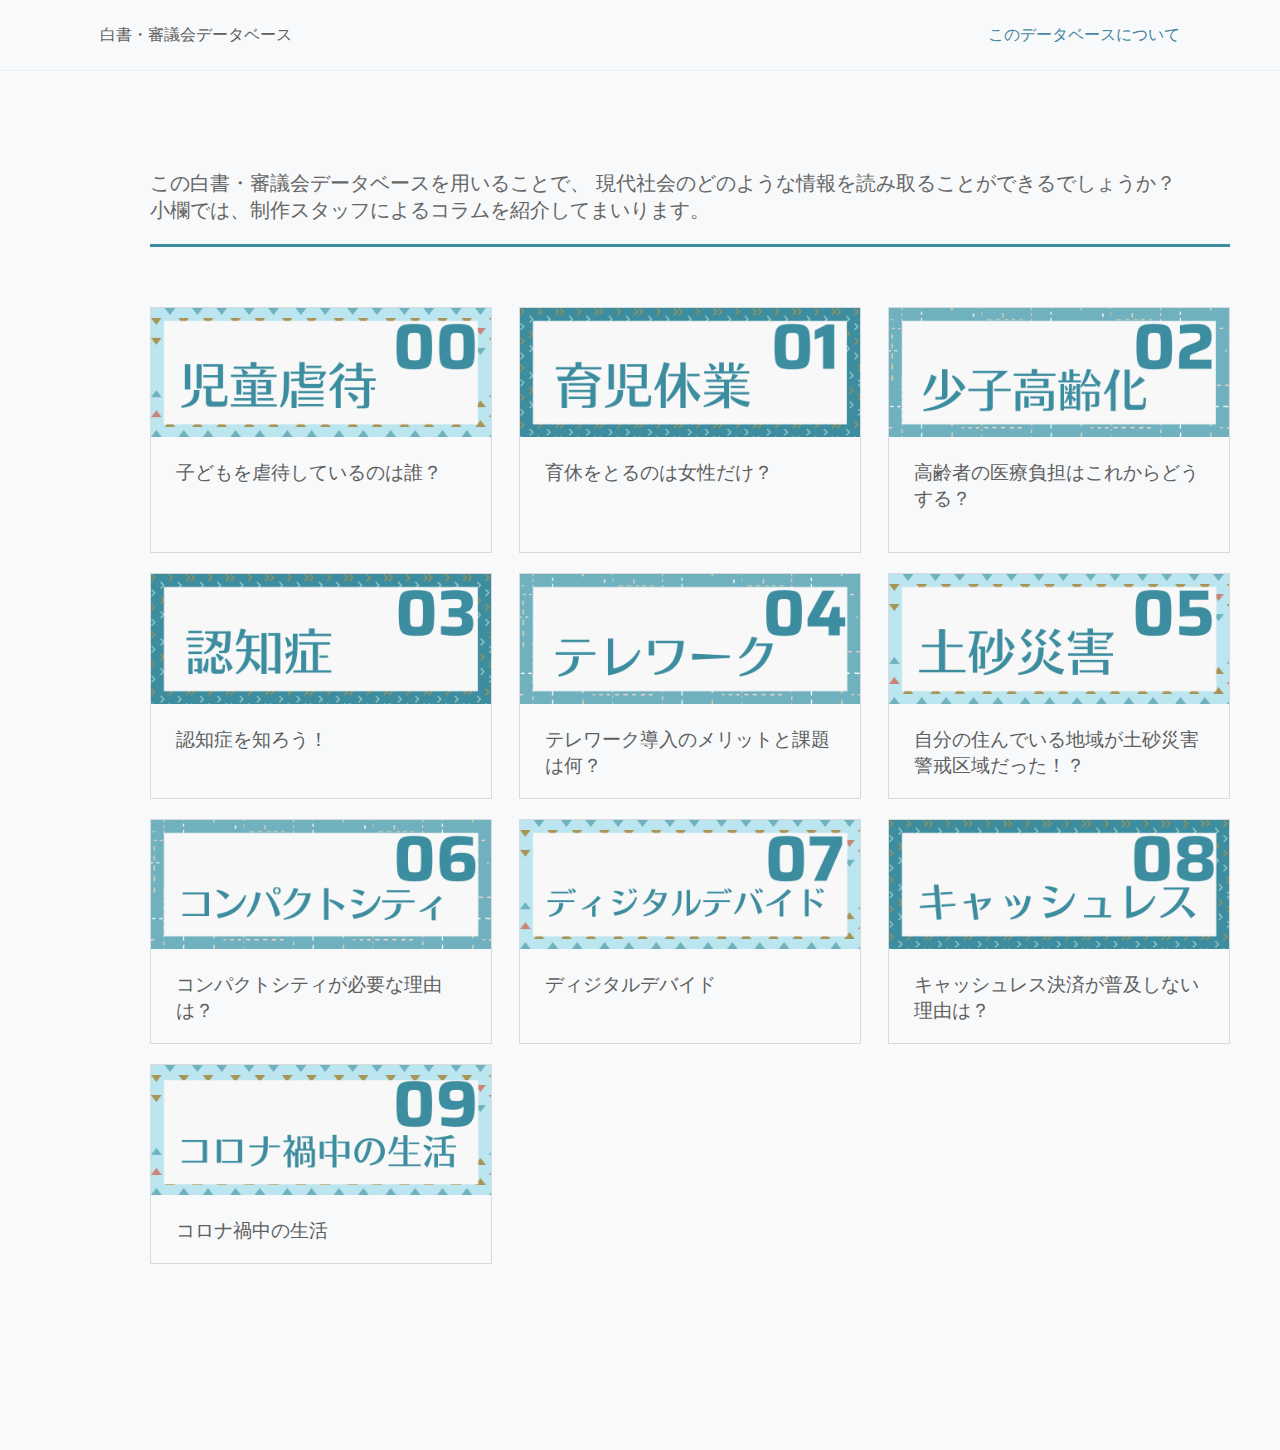
<file: index.html>
<!DOCTYPE html>
<html lang="ja" dir="ltr">
  <head>
    <meta charset="utf-8">
    <meta name="viewport" content="width=device-width,initial-scale=1">
    <title>白書コラム</title>
    <link rel="stylesheet" href="stylesheet.css">
    <link rel="stylesheet" href="responsive.css">
  </head>
  <body>
    <header>
      <div class="header_wrapper">
      <div class="header_top">
        <a href="#">白書・審議会データベース</a>
      </div>
      <div class="header_nav">
        <a href="#">このデータベースについて</a>
      </div>
    </header>
    <div class="container">
      <div class="container-head">
        <p>この白書・審議会データベースを用いることで、
          現代社会のどのような情報を読み取ることができるでしょうか？<br>
          小欄では、制作スタッフによるコラムを紹介してまいります。</p>
      </div>
      <ul class="contents-list">
        <li><a href="colum00.html">
          <div><img src="image/00.png" alt=""></div>
          <p>子どもを虐待しているのは誰？</p></a>
      　</li>

        <li><a href="colum01.html">
          <div><img src="image/01.png" alt=""></div>
          <p>育休をとるのは女性だけ？</p></a>
    　　</li>

        <li><a href="colum02.html">
         <div><img src="image/02.png" alt=""></div>
         <p>高齢者の医療負担はこれからどうする？</p></a>
  　    </li>

        <li><a href="colum03.html">
          <div><img src="image/03.png" alt=""></div>
          <p>認知症を知ろう！</p></a>
        </li>

        <li><a href="colum04.html">
          <div><img src="image/04.png" alt=""></div>
          <p>テレワーク導入のメリットと課題は何？</p></a>
        </li>

        <li><a href="colum05.html">
          <div><img src="image/05.png" alt=""></div>
          <p>自分の住んでいる地域が土砂災害警戒区域だった！？</p></a>
        </li>

        <li><a href="colum06.html">
          <div><img src="image/06.png" alt=""></div>
          <p>コンパクトシティが必要な理由は？</p></a>
        </li>

        <li><a href="colum07.html">
          <div><img src="image/07.png" alt=""></div>
          <p>ディジタルデバイド</p></a>
        </li>

        <li><a href="colum08.html">
          <div><img src="image/08.png" alt=""></div>
          <p>キャッシュレス決済が普及しない理由は？</p></a>
        </li>

        <li><a href="colum09.html">
          <div><img src="image/09.png" alt=""></div>
          <p>コロナ禍中の生活</p></a>
        </li>



      </ul>

    </div>
  </body>
</html>
</file>
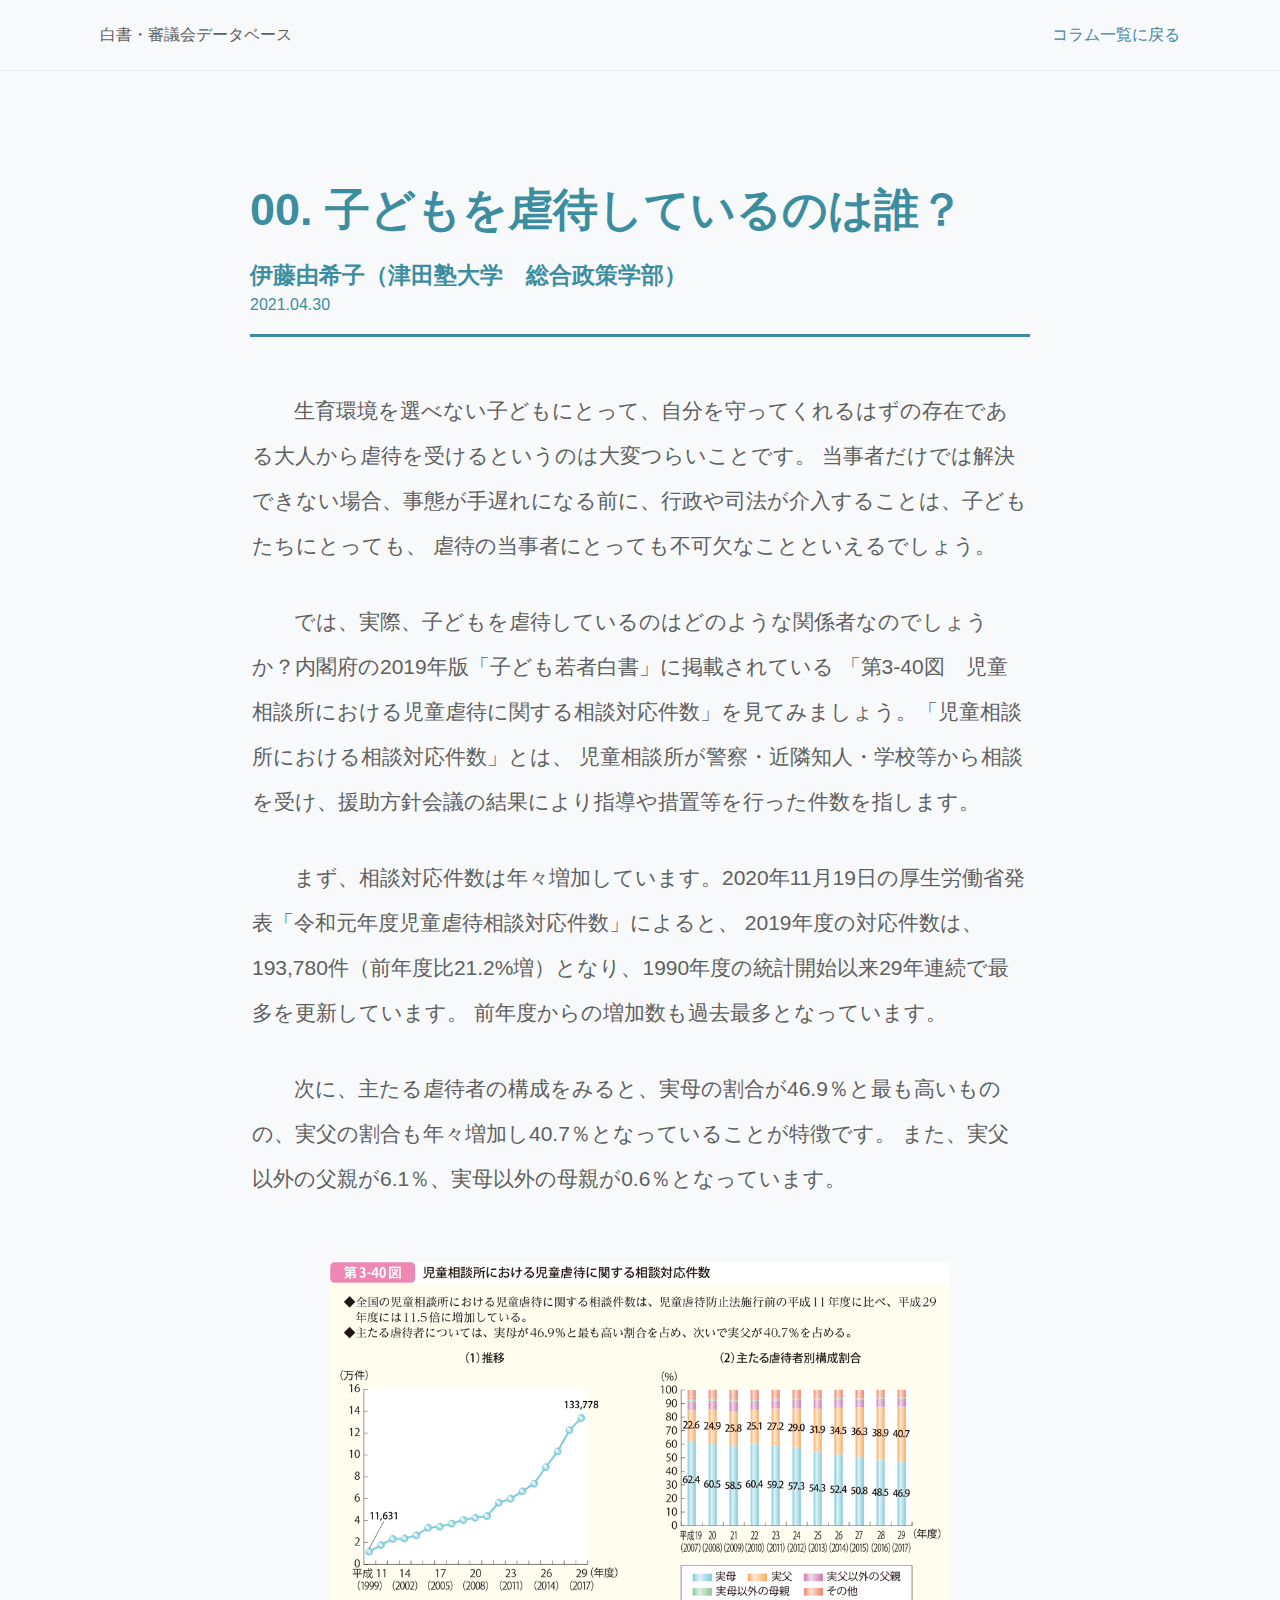
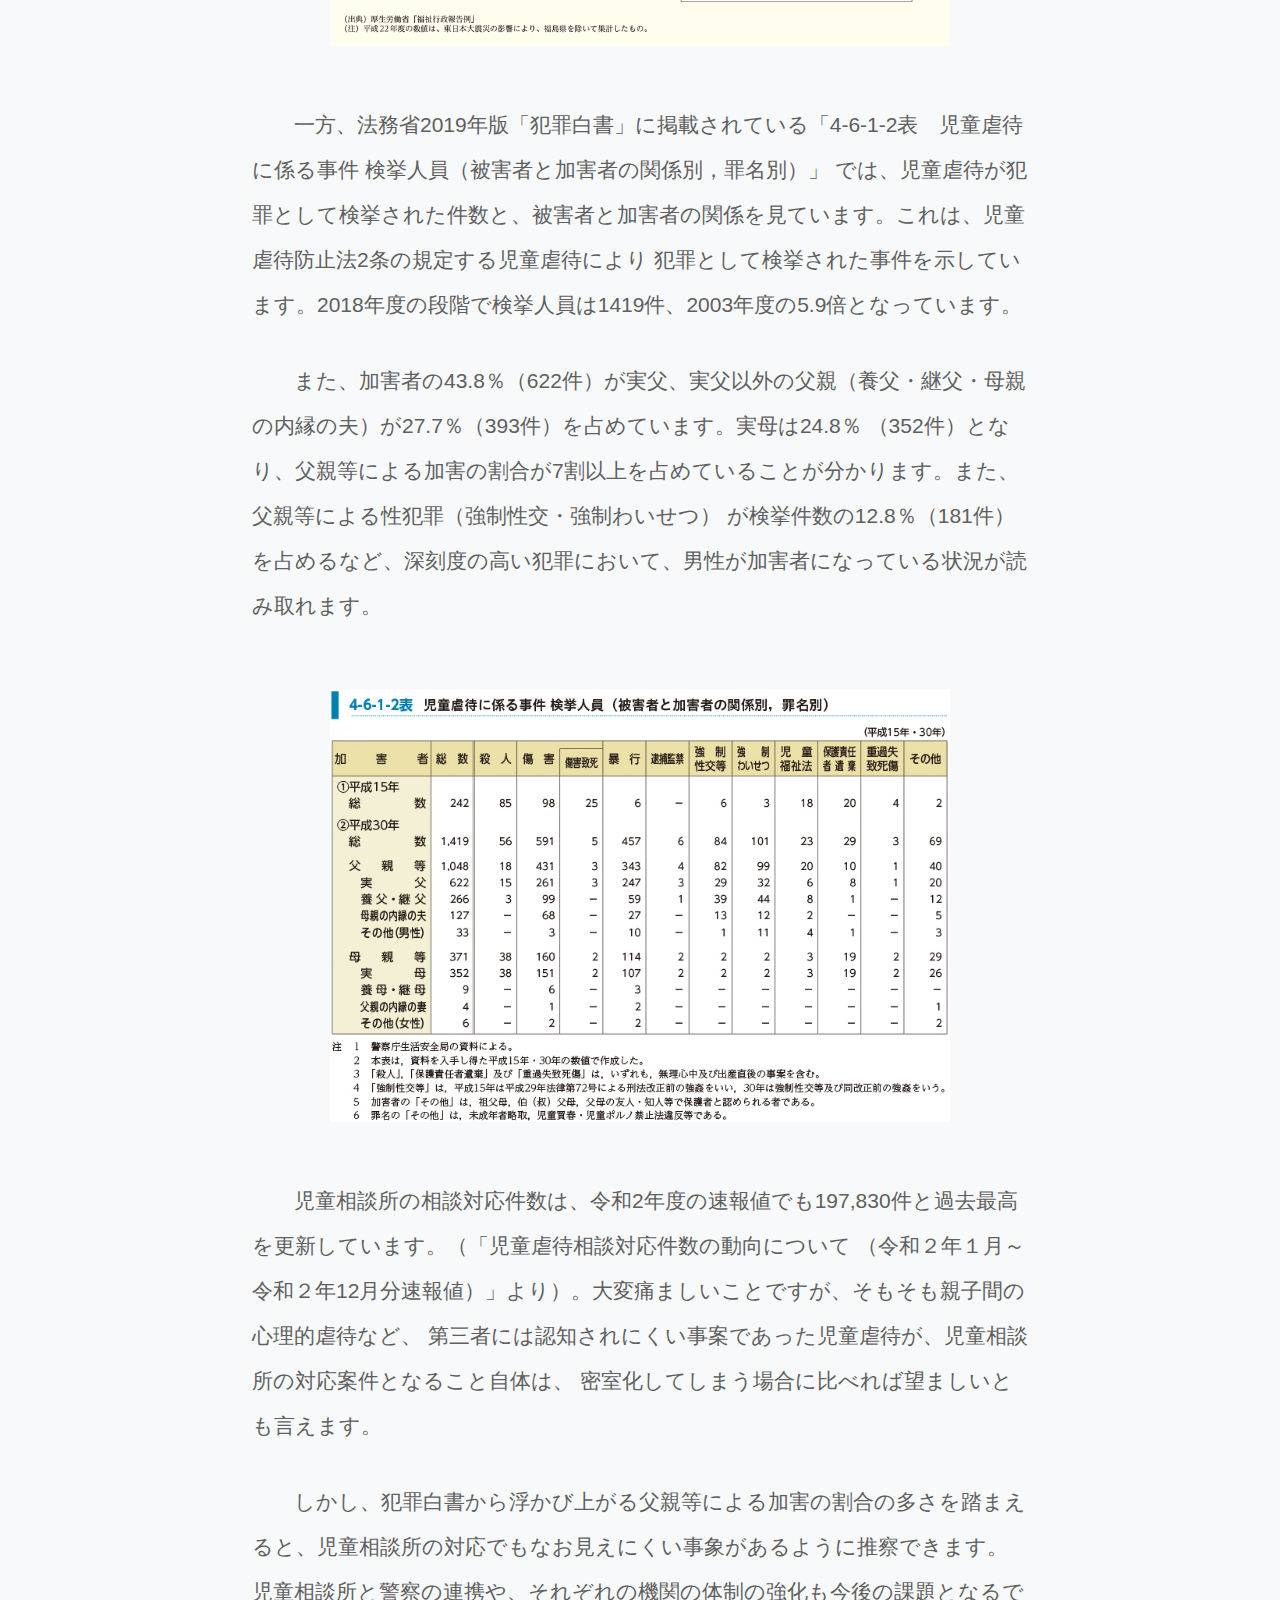
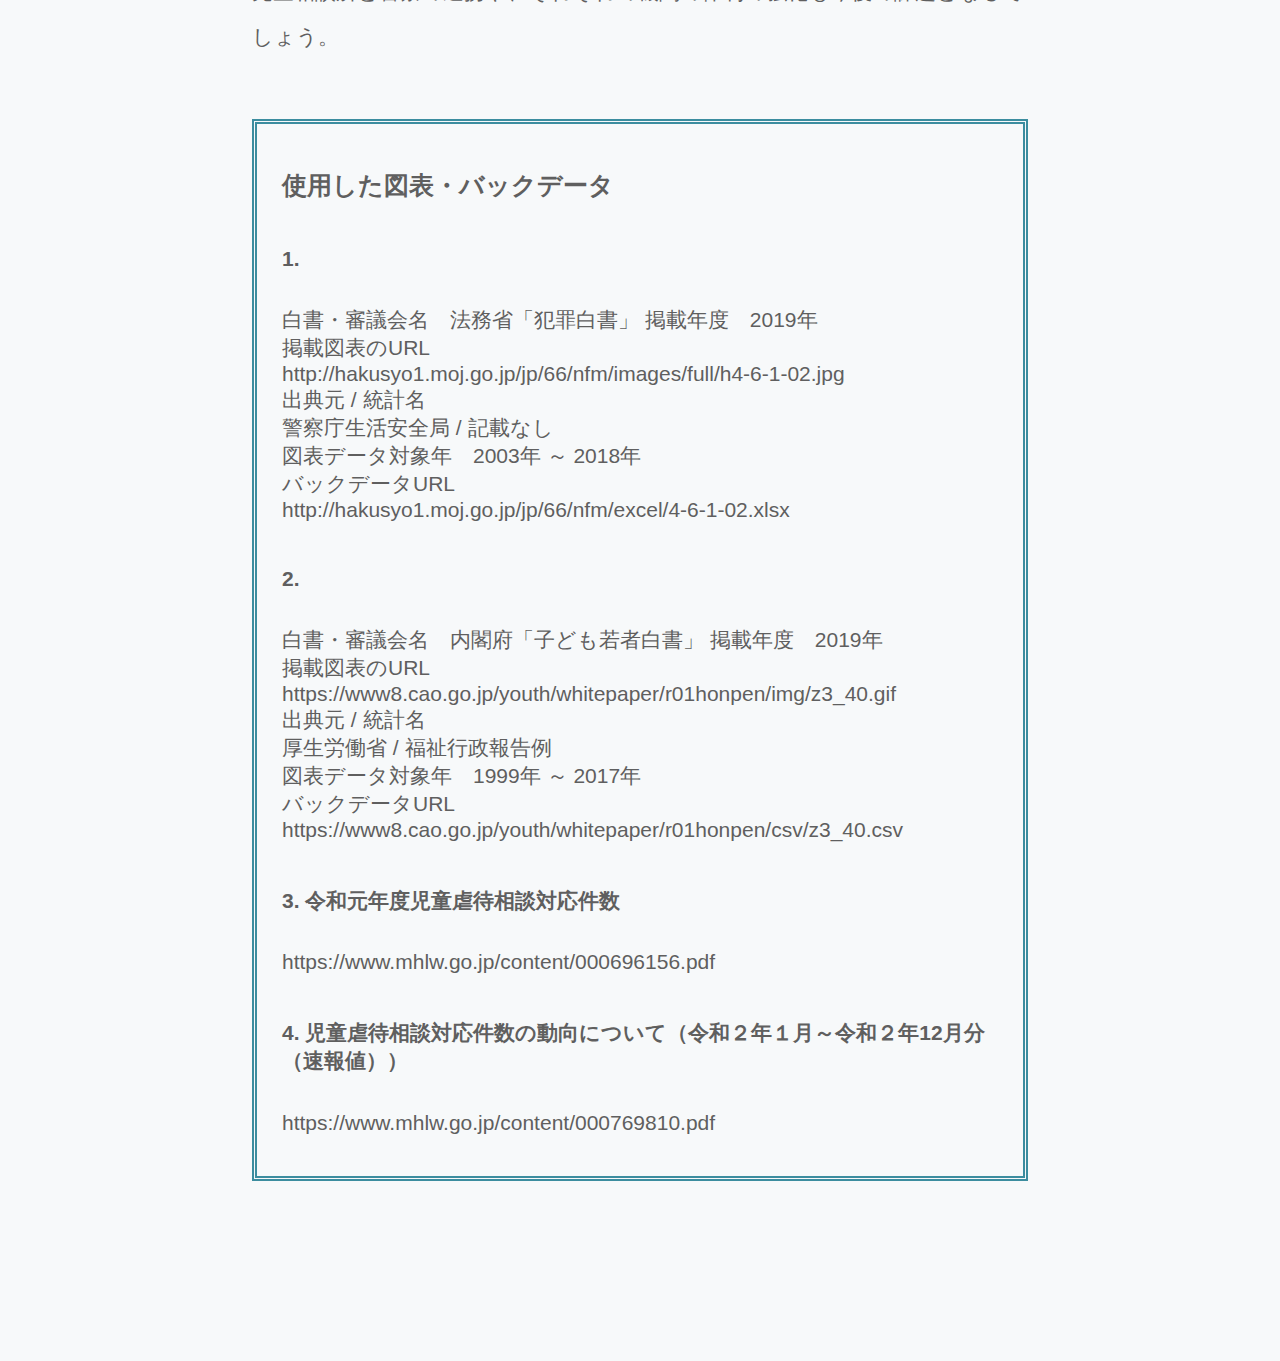
<file: colum00.html>
<!DOCTYPE html>
<html lang="ja" dir="ltr">
  <head>
    <meta charset="utf-8">
    <meta name="viewport" content="width=device-width,initial-scale=1">
    <title>子どもを虐待しているのは誰？</title>
    <link rel="stylesheet" href="stylesheet.css">
    <link rel="stylesheet" href="responsive.css">
  </head>
  <body>
    <header>
      <div class="header_wrapper">
      <div class="header_top">
        <a href="#">白書・審議会データベース</a>
      </div>
      <div class="header_nav">
        <a href="index.html">コラム一覧に戻る</a>
      </div>
    </header>
    <div class="container-colum">
      <div class="container-colum-title">
        <h1>00. 子どもを虐待しているのは誰？</h1>
        <h3>伊藤由希子（津田塾大学　総合政策学部）</h3>
        <p>2021.04.30</p>
      </div>
      <div class="contents-colum">
        <p class="text">生育環境を選べない子どもにとって、自分を守ってくれるはずの存在である大人から虐待を受けるというのは大変つらいことです。
          当事者だけでは解決できない場合、事態が手遅れになる前に、行政や司法が介入することは、子どもたちにとっても、
          虐待の当事者にとっても不可欠なことといえるでしょう。</p>
        <p class="text">では、実際、子どもを虐待しているのはどのような関係者なのでしょうか？内閣府の2019年版「子ども若者白書」に掲載されている
          「第3-40図　児童相談所における児童虐待に関する相談対応件数」を見てみましょう。「児童相談所における相談対応件数」とは、
          児童相談所が警察・近隣知人・学校等から相談を受け、援助方針会議の結果により指導や措置等を行った件数を指します。</p>
        <p class="text">まず、相談対応件数は年々増加しています。2020年11月19日の厚生労働省発表「令和元年度児童虐待相談対応件数」によると、
          2019年度の対応件数は、193,780件（前年度比21.2%増）となり、1990年度の統計開始以来29年連続で最多を更新しています。
          前年度からの増加数も過去最多となっています。</p>
        <p class="text">次に、主たる虐待者の構成をみると、実母の割合が46.9％と最も高いものの、実父の割合も年々増加し40.7％となっていることが特徴です。
          また、実父以外の父親が6.1％、実母以外の母親が0.6％となっています。</p>
        <div class="colum-img">
          <img src="./00_img/img1.gif" alt=""></div>
        <p class="text">一方、法務省2019年版「犯罪白書」に掲載されている「4-6-1-2表　児童虐待に係る事件 検挙人員（被害者と加害者の関係別，罪名別）」
          では、児童虐待が犯罪として検挙された件数と、被害者と加害者の関係を見ています。これは、児童虐待防止法2条の規定する児童虐待により
          犯罪として検挙された事件を示しています。2018年度の段階で検挙人員は1419件、2003年度の5.9倍となっています。</p>
        <p class="text">また、加害者の43.8％（622件）が実父、実父以外の父親（養父・継父・母親の内縁の夫）が27.7％（393件）を占めています。実母は24.8％
          （352件）となり、父親等による加害の割合が7割以上を占めていることが分かります。また、父親等による性犯罪（強制性交・強制わいせつ）
          が検挙件数の12.8％（181件）を占めるなど、深刻度の高い犯罪において、男性が加害者になっている状況が読み取れます。</p>
        <div class="colum-img">
          <img src="./00_img/img2.jpeg" alt="">
        </div>
        <p class="text">児童相談所の相談対応件数は、令和2年度の速報値でも197,830件と過去最高を更新しています。（「児童虐待相談対応件数の動向について
          （令和２年１月～令和２年12月分速報値）」より）。大変痛ましいことですが、そもそも親子間の心理的虐待など、
          第三者には認知されにくい事案であった児童虐待が、児童相談所の対応案件となること自体は、
          密室化してしまう場合に比べれば望ましいとも言えます。</p>
        <p class="text">しかし、犯罪白書から浮かび上がる父親等による加害の割合の多さを踏まえると、児童相談所の対応でもなお見えにくい事象があるように推察できます。
          児童相談所と警察の連携や、それぞれの機関の体制の強化も今後の課題となるでしょう。</p>

        <div class="colum-backdata">
          <h3>使用した図表・バックデータ</h3>
          <h5>1. </h5>
          <p>
            白書・審議会名　法務省「犯罪白書」
            掲載年度　2019年<br>
            掲載図表のURL<br><span>http://hakusyo1.moj.go.jp/jp/66/nfm/images/full/h4-6-1-02.jpg</span><br>
            出典元 / 統計名<br>	警察庁生活安全局 / 記載なし<br>
            図表データ対象年　2003年 ～ 2018年<br>
            バックデータURL<br><span>http://hakusyo1.moj.go.jp/jp/66/nfm/excel/4-6-1-02.xlsx</span></p>

          <h5>2. </h5>
          <p>
            白書・審議会名　内閣府「子ども若者白書」
            掲載年度　2019年<br>
            掲載図表のURL<br><span>https://www8.cao.go.jp/youth/whitepaper/r01honpen/img/z3_40.gif</span><br>
            出典元 / 統計名<br>	厚生労働省 / 福祉行政報告例<br>
            図表データ対象年　1999年 ～ 2017年<br>
            バックデータURL<br><span>https://www8.cao.go.jp/youth/whitepaper/r01honpen/csv/z3_40.csv</span></p>

          <h5>3. 令和元年度児童虐待相談対応件数</h5>
          <p><span>https://www.mhlw.go.jp/content/000696156.pdf</span></p>

          <h5>4. 児童虐待相談対応件数の動向について（令和２年１月～令和２年12月分（速報値））</h5>
          <p><span>https://www.mhlw.go.jp/content/000769810.pdf</span></p>

        </div>
      </div>
    </div>
  </body>
</html>
</file>
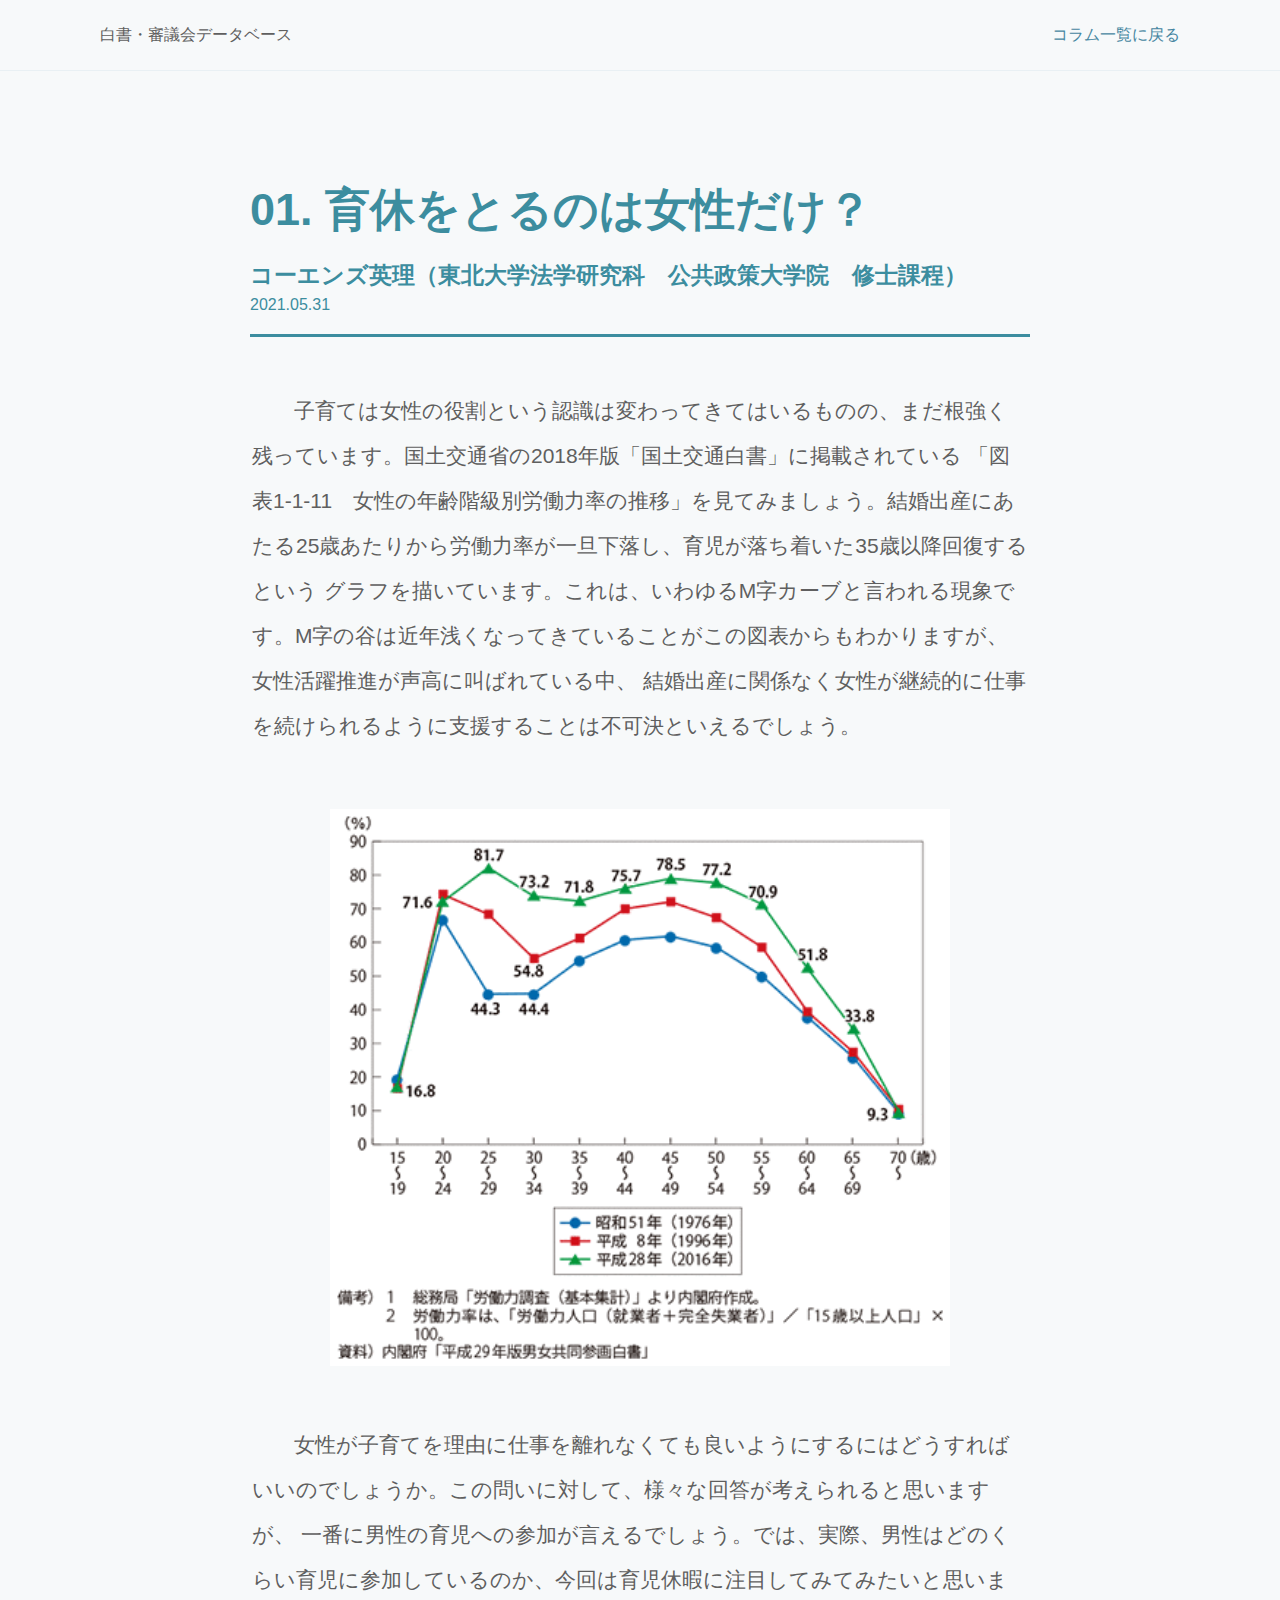
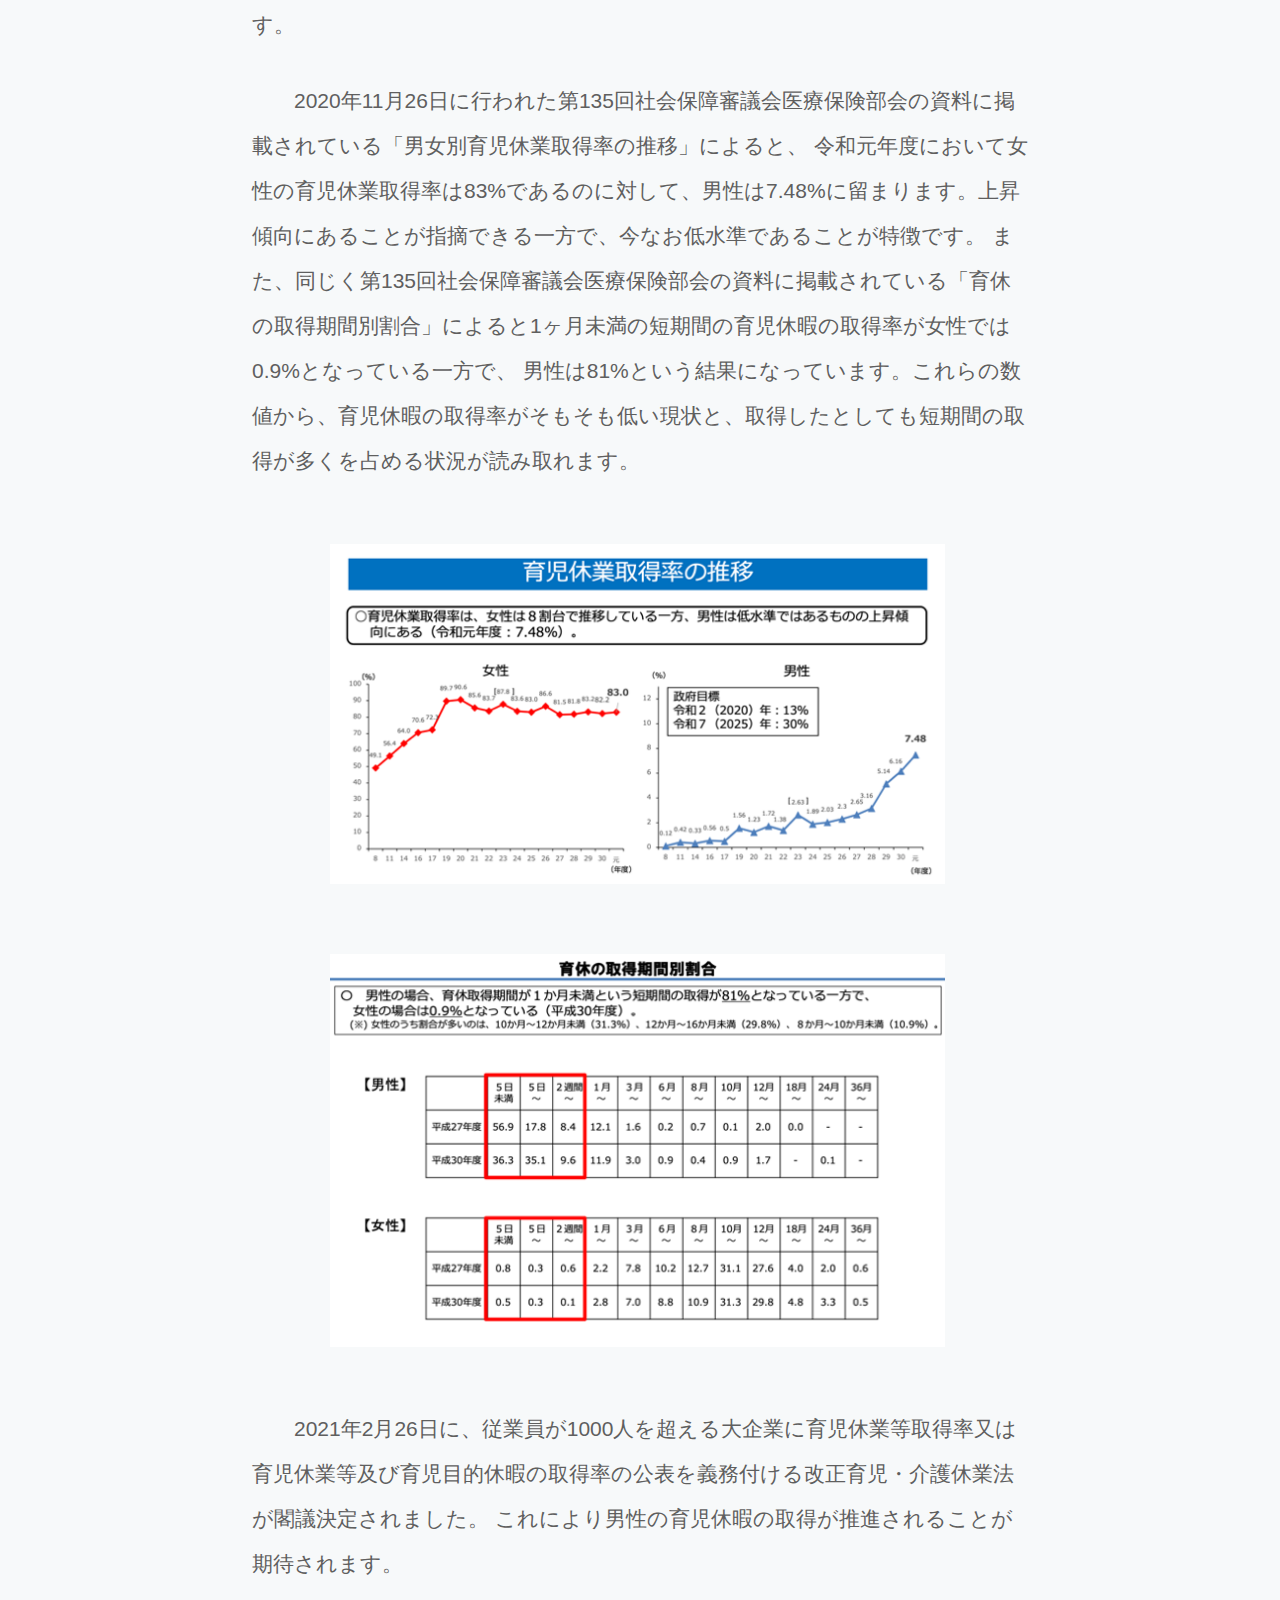
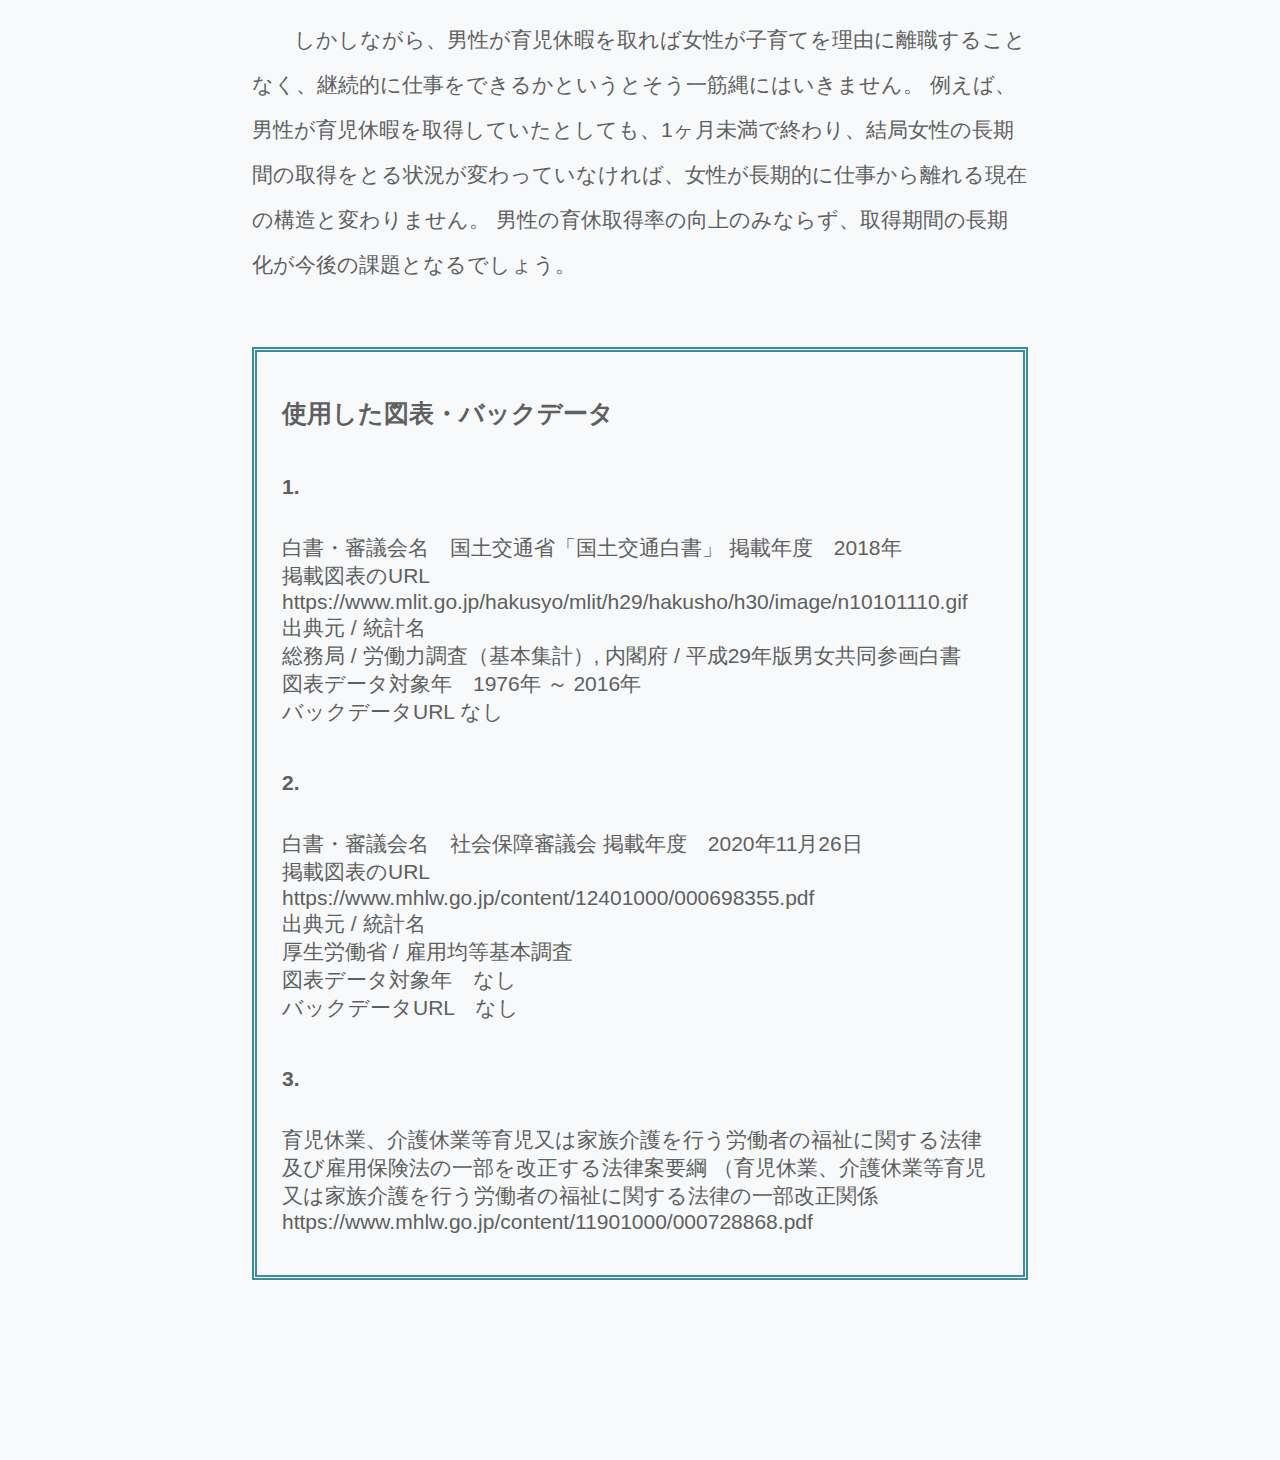
<file: colum01.html>
<!DOCTYPE html>
<html lang="ja" dir="ltr">
  <head>
    <meta charset="utf-8">
    <meta name="viewport" content="width=device-width,initial-scale=1">
    <title>育休をとるのは女性だけ？</title>
    <link rel="stylesheet" href="stylesheet.css">
    <link rel="stylesheet" href="responsive.css">
  </head>
  <body>
    <header>
      <div class="header_wrapper">
      <div class="header_top">
        <a href="#">白書・審議会データベース</a>
      </div>
      <div class="header_nav">
        <a href="index.html">コラム一覧に戻る</a>
      </div>
    </header>
    <div class="container-colum">
      <div class="container-colum-title">
        <h1>01. 育休をとるのは女性だけ？</h1>
        <h3>コーエンズ英理（東北大学法学研究科　公共政策大学院　修士課程）</h3>
        <p>2021.05.31</p>
      </div>
      <div class="contents-colum">
        <p class="text">子育ては女性の役割という認識は変わってきてはいるものの、まだ根強く残っています。国土交通省の2018年版「国土交通白書」に掲載されている
          「図表1-1-11　女性の年齢階級別労働力率の推移」を見てみましょう。結婚出産にあたる25歳あたりから労働力率が一旦下落し、育児が落ち着いた35歳以降回復するという
          グラフを描いています。これは、いわゆるM字カーブと言われる現象です。M字の谷は近年浅くなってきていることがこの図表からもわかりますが、女性活躍推進が声高に叫ばれている中、
          結婚出産に関係なく女性が継続的に仕事を続けられるように支援することは不可決といえるでしょう。</p>
        <div class="colum-img">
          <img src="./01_img/img1.gif" alt=""></div>
        <p class="text">女性が子育てを理由に仕事を離れなくても良いようにするにはどうすればいいのでしょうか。この問いに対して、様々な回答が考えられると思いますが、
          一番に男性の育児への参加が言えるでしょう。では、実際、男性はどのくらい育児に参加しているのか、今回は育児休暇に注目してみてみたいと思います。</p>
        <p class="text">2020年11月26日に行われた第135回社会保障審議会医療保険部会の資料に掲載されている「男女別育児休業取得率の推移」によると、
          令和元年度において女性の育児休業取得率は83%であるのに対して、男性は7.48%に留まります。上昇傾向にあることが指摘できる一方で、今なお低水準であることが特徴です。
          また、同じく第135回社会保障審議会医療保険部会の資料に掲載されている「育休の取得期間別割合」によると1ヶ月未満の短期間の育児休暇の取得率が女性では0.9%となっている一方で、
          男性は81%という結果になっています。これらの数値から、育児休暇の取得率がそもそも低い現状と、取得したとしても短期間の取得が多くを占める状況が読み取れます。</p>
        <div class="colum-img">
          <img src="./01_img/img2.png" alt="">
        </div>
        <div class="colum-img">
          <img src="./01_img/img3.png" alt="">
        </div>
        <p class="text">2021年2月26日に、従業員が1000人を超える大企業に育児休業等取得率又は育児休業等及び育児目的休暇の取得率の公表を義務付ける改正育児・介護休業法が閣議決定されました。
          これにより男性の育児休暇の取得が推進されることが期待されます。</p>
        <p class="text">しかしながら、男性が育児休暇を取れば女性が子育てを理由に離職することなく、継続的に仕事をできるかというとそう一筋縄にはいきません。
          例えば、男性が育児休暇を取得していたとしても、1ヶ月未満で終わり、結局女性の長期間の取得をとる状況が変わっていなければ、女性が長期的に仕事から離れる現在の構造と変わりません。
          男性の育休取得率の向上のみならず、取得期間の長期化が今後の課題となるでしょう。</p>

        <div class="colum-backdata">
          <h3>使用した図表・バックデータ</h3>
          <h5>1. </h5>
          <p>
            白書・審議会名　国土交通省「国土交通白書」
            掲載年度　2018年<br>
            掲載図表のURL<br><span>https://www.mlit.go.jp/hakusyo/mlit/h29/hakusho/h30/image/n10101110.gif</span><br>
            出典元 / 統計名<br>	総務局 / 労働力調査（基本集計）, 内閣府 / 平成29年版男女共同参画白書<br>
            図表データ対象年　1976年 ～ 2016年<br>
            バックデータURL なし<br><span></span></p>

          <h5>2. </h5>
          <p>
            白書・審議会名　社会保障審議会
            掲載年度　2020年11月26日 <br>
            掲載図表のURL<br><span>https://www.mhlw.go.jp/content/12401000/000698355.pdf</span><br>
            出典元 / 統計名<br>	厚生労働省 / 雇用均等基本調査<br>
            図表データ対象年　なし<br>
            バックデータURL　なし<br><span></span></p>

          <h5>3.</h5>
          <p> 育児休業、介護休業等育児又は家族介護を行う労働者の福祉に関する法律及び雇用保険法の一部を改正する法律案要綱
            （育児休業、介護休業等育児又は家族介護を行う労働者の福祉に関する法律の一部改正関係<span>https://www.mhlw.go.jp/content/11901000/000728868.pdf</span></p>

        </div>
      </div>
    </div>
  </body>
</html>
</file>
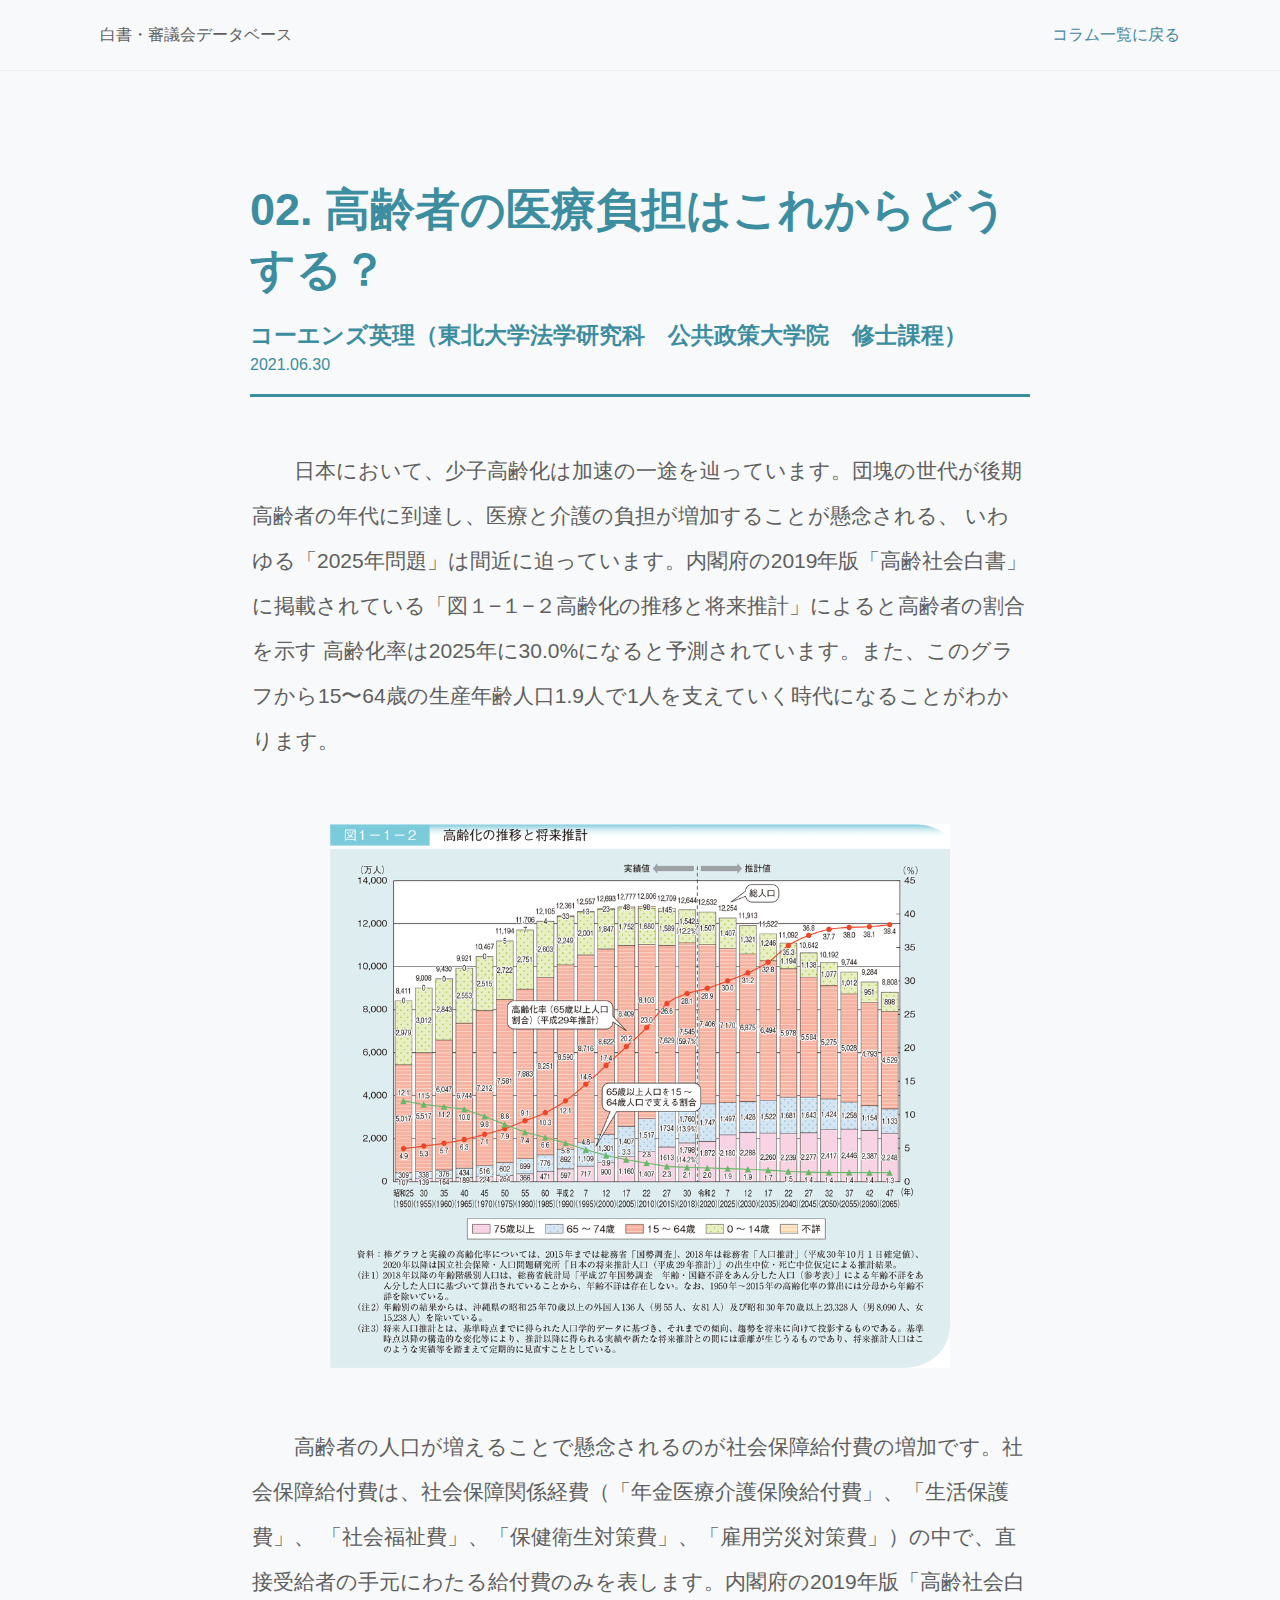
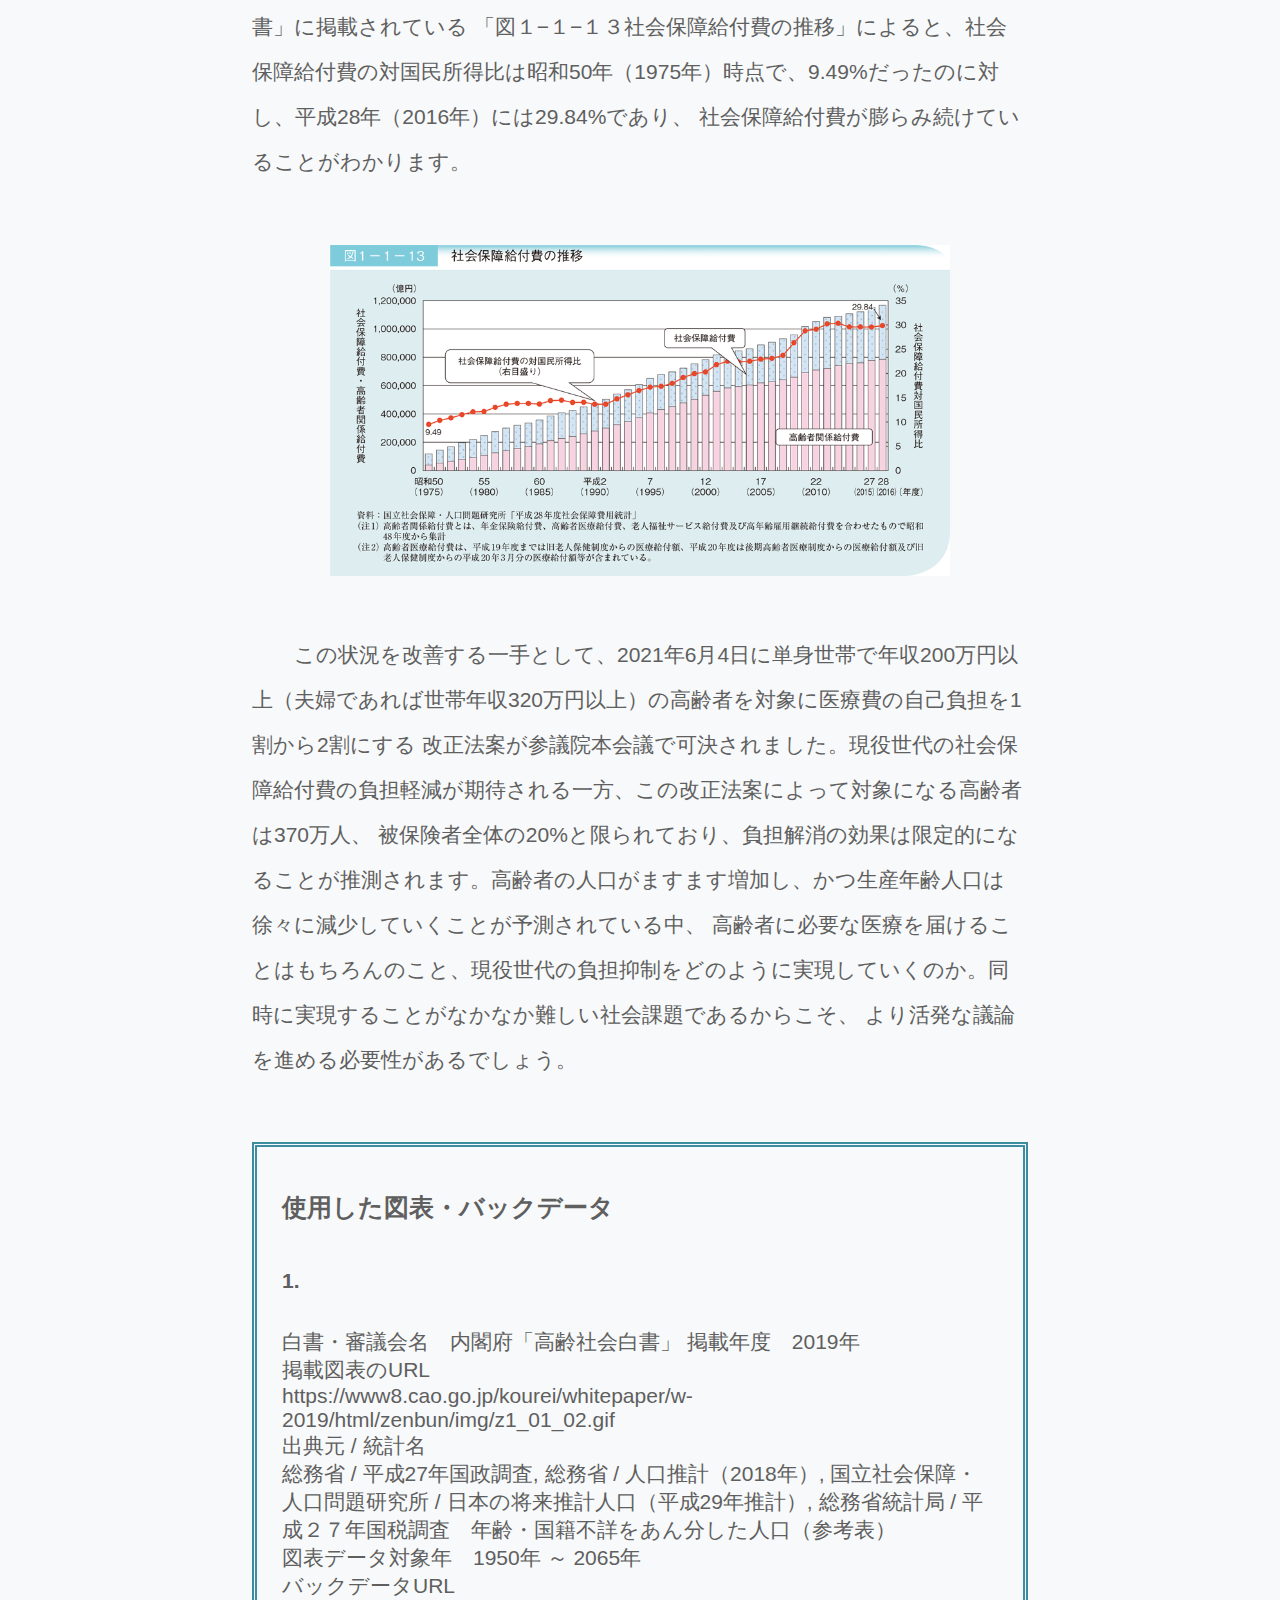
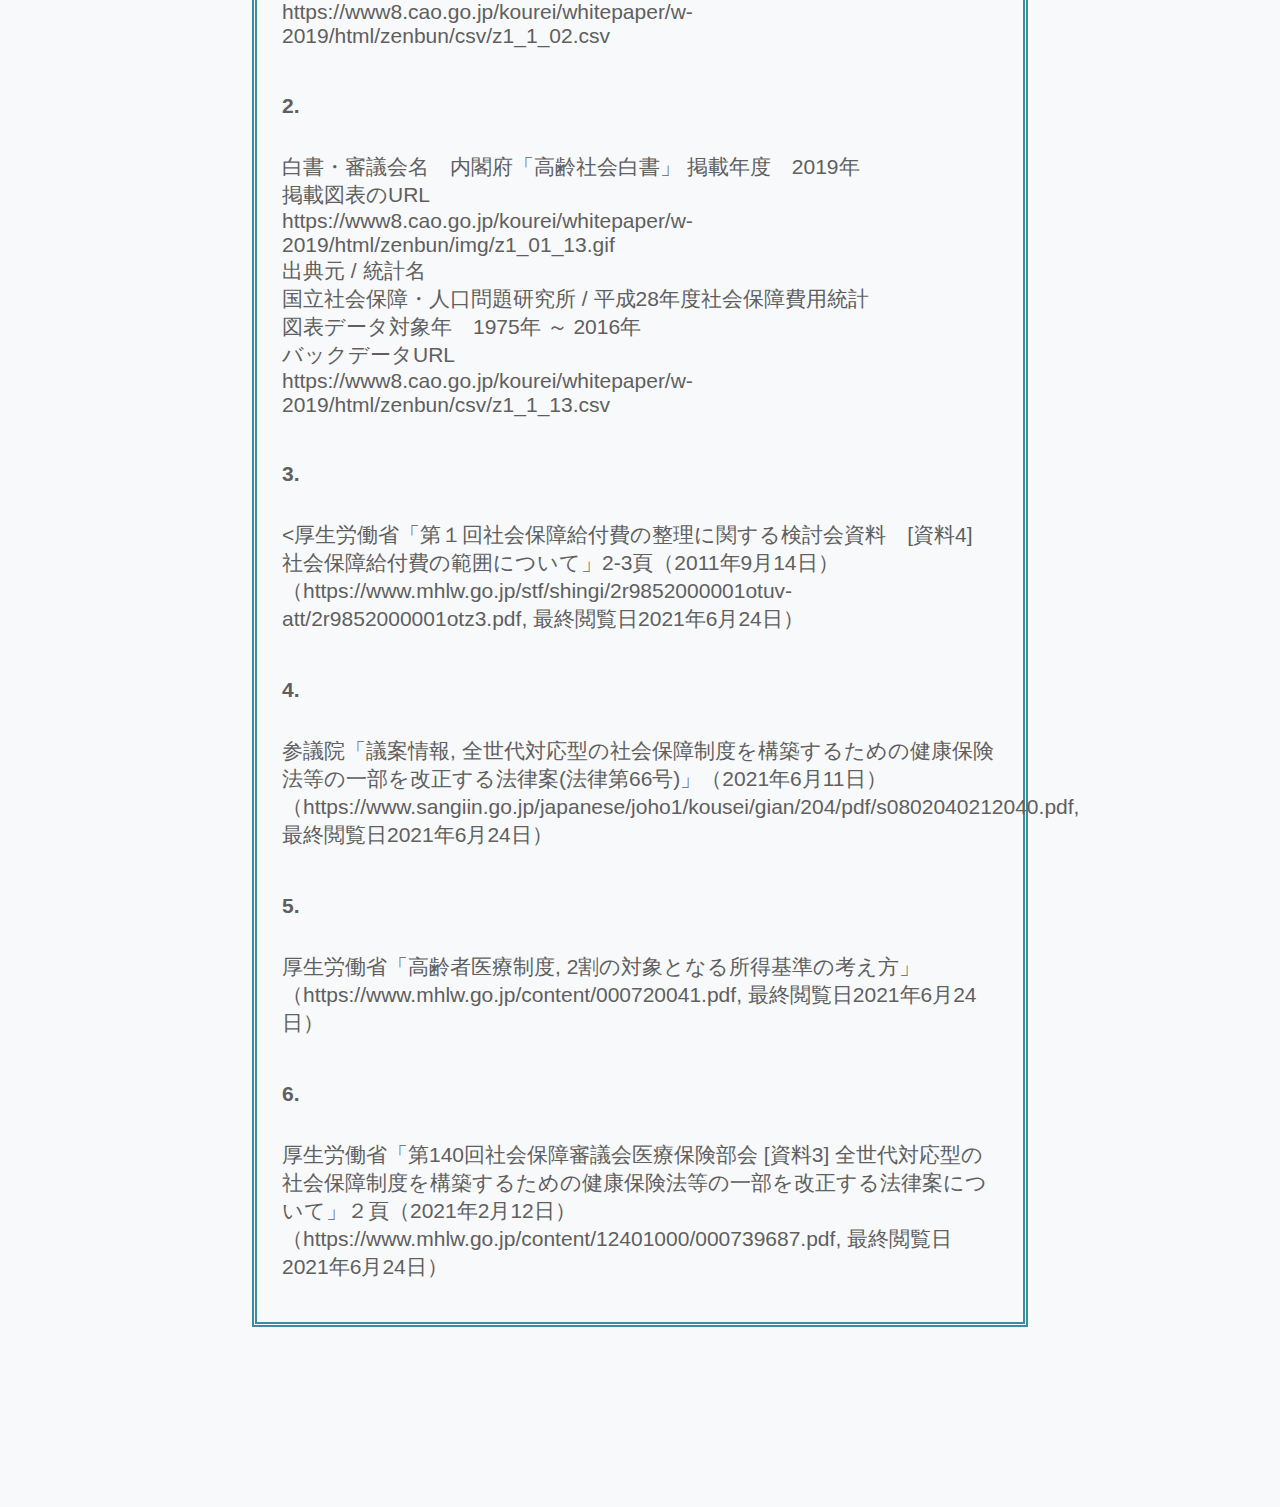
<file: colum02.html>
<!DOCTYPE html>
<html lang="ja" dir="ltr">
  <head>
    <meta charset="utf-8">
    <meta name="viewport" content="width=device-width,initial-scale=1">
    <title>高齢者の医療費負担はこれからどうする？</title>
    <link rel="stylesheet" href="stylesheet.css">
    <link rel="stylesheet" href="responsive.css">
  </head>
  <body>
    <header>
      <div class="header_wrapper">
      <div class="header_top">
        <a href="#">白書・審議会データベース</a>
      </div>
      <div class="header_nav">
        <a href="index.html">コラム一覧に戻る</a>
      </div>
    </header>
    <div class="container-colum">
      <div class="container-colum-title">
        <h1>02. 高齢者の医療負担はこれからどうする？</h1>
        <h3>コーエンズ英理（東北大学法学研究科　公共政策大学院　修士課程）</h3>
        <p>2021.06.30</p>
      </div>
      <div class="contents-colum">
        <p class="text">日本において、少子高齢化は加速の一途を辿っています。団塊の世代が後期高齢者の年代に到達し、医療と介護の負担が増加することが懸念される、
          いわゆる「2025年問題」は間近に迫っています。内閣府の2019年版「高齢社会白書」に掲載されている「図１−１−２高齢化の推移と将来推計」によると高齢者の割合を示す
          高齢化率は2025年に30.0%になると予測されています。また、このグラフから15〜64歳の生産年齢人口1.9人で1人を支えていく時代になることがわかります。</p>
        <div class="colum-img">
          <img src="./02_img/img1.gif" alt=""></div>
        <p class="text">高齢者の人口が増えることで懸念されるのが社会保障給付費の増加です。社会保障給付費は、社会保障関係経費（「年金医療介護保険給付費」、「生活保護費」、
          「社会福祉費」、「保健衛生対策費」、「雇用労災対策費」）の中で、直接受給者の手元にわたる給付費のみを表します。内閣府の2019年版「高齢社会白書」に掲載されている
          「図１−１−１３社会保障給付費の推移」によると、社会保障給付費の対国民所得比は昭和50年（1975年）時点で、9.49%だったのに対し、平成28年（2016年）には29.84%であり、
          社会保障給付費が膨らみ続けていることがわかります。</p>
        <div class="colum-img">
          <img src="./02_img/img2.gif" alt="">
        </div>
        <p class="text">この状況を改善する一手として、2021年6月4日に単身世帯で年収200万円以上（夫婦であれば世帯年収320万円以上）の高齢者を対象に医療費の自己負担を1割から2割にする
          改正法案が参議院本会議で可決されました。現役世代の社会保障給付費の負担軽減が期待される一方、この改正法案によって対象になる高齢者は370万人、
          被保険者全体の20%と限られており、負担解消の効果は限定的になることが推測されます。高齢者の人口がますます増加し、かつ生産年齢人口は徐々に減少していくことが予測されている中、
          高齢者に必要な医療を届けることはもちろんのこと、現役世代の負担抑制をどのように実現していくのか。同時に実現することがなかなか難しい社会課題であるからこそ、
          より活発な議論を進める必要性があるでしょう。</p>

        <div class="colum-backdata">
          <h3>使用した図表・バックデータ</h3>
          <h5>1. </h5>
          <p>
            白書・審議会名　内閣府「高齢社会白書」
            掲載年度　2019年 <br>
            掲載図表のURL<br><span>https://www8.cao.go.jp/kourei/whitepaper/w-2019/html/zenbun/img/z1_01_02.gif</span><br>
            出典元 / 統計名<br>	総務省 / 平成27年国政調査, 総務省 / 人口推計（2018年）, 国立社会保障・人口問題研究所 / 日本の将来推計人口（平成29年推計）,
            総務省統計局 / 平成２７年国税調査　年齢・国籍不詳をあん分した人口（参考表）<br>
            図表データ対象年　1950年 ～ 2065年 <br>
            バックデータURL <br><span>https://www8.cao.go.jp/kourei/whitepaper/w-2019/html/zenbun/csv/z1_1_02.csv</span></p>

          <h5>2. </h5>
          <p>
            白書・審議会名　内閣府「高齢社会白書」
            掲載年度　2019年 <br>
            掲載図表のURL<br><span>https://www8.cao.go.jp/kourei/whitepaper/w-2019/html/zenbun/img/z1_01_13.gif</span><br>
            出典元 / 統計名<br>	国立社会保障・人口問題研究所 / 平成28年度社会保障費用統計<br>
            図表データ対象年　1975年 ～ 2016年 <br>
            バックデータURL　<br><span>https://www8.cao.go.jp/kourei/whitepaper/w-2019/html/zenbun/csv/z1_1_13.csv</span></p>

          <h5>3. </h5>
          <p><厚生労働省「第１回社会保障給付費の整理に関する検討会資料　[資料4] 社会保障給付費の範囲について」2-3頁（2011年9月14日）
            <span>（https://www.mhlw.go.jp/stf/shingi/2r9852000001otuv-att/2r9852000001otz3.pdf</span>, 最終閲覧日2021年6月24日）</p>

          <h5>4. </h5>
          <p>参議院「議案情報, 全世代対応型の社会保障制度を構築するための健康保険法等の一部を改正する法律案(法律第66号)」（2021年6月11日）
            <span>（https://www.sangiin.go.jp/japanese/joho1/kousei/gian/204/pdf/s0802040212040.pdf</span>, 最終閲覧日2021年6月24日）</p>

          <h5>5. </h5>
          <p>厚生労働省「高齢者医療制度, 2割の対象となる所得基準の考え方」<span>（https://www.mhlw.go.jp/content/000720041.pdf</span>, 最終閲覧日2021年6月24日）</p>

          <h5>6. </h5>
          <p>厚生労働省「第140回社会保障審議会医療保険部会 [資料3] 全世代対応型の社会保障制度を構築するための健康保険法等の一部を改正する法律案について」２頁（2021年2月12日）
            <span>（https://www.mhlw.go.jp/content/12401000/000739687.pdf</span>, 最終閲覧日2021年6月24日）</p>

        </div>
      </div>
    </div>
  </body>
</html>
</file>
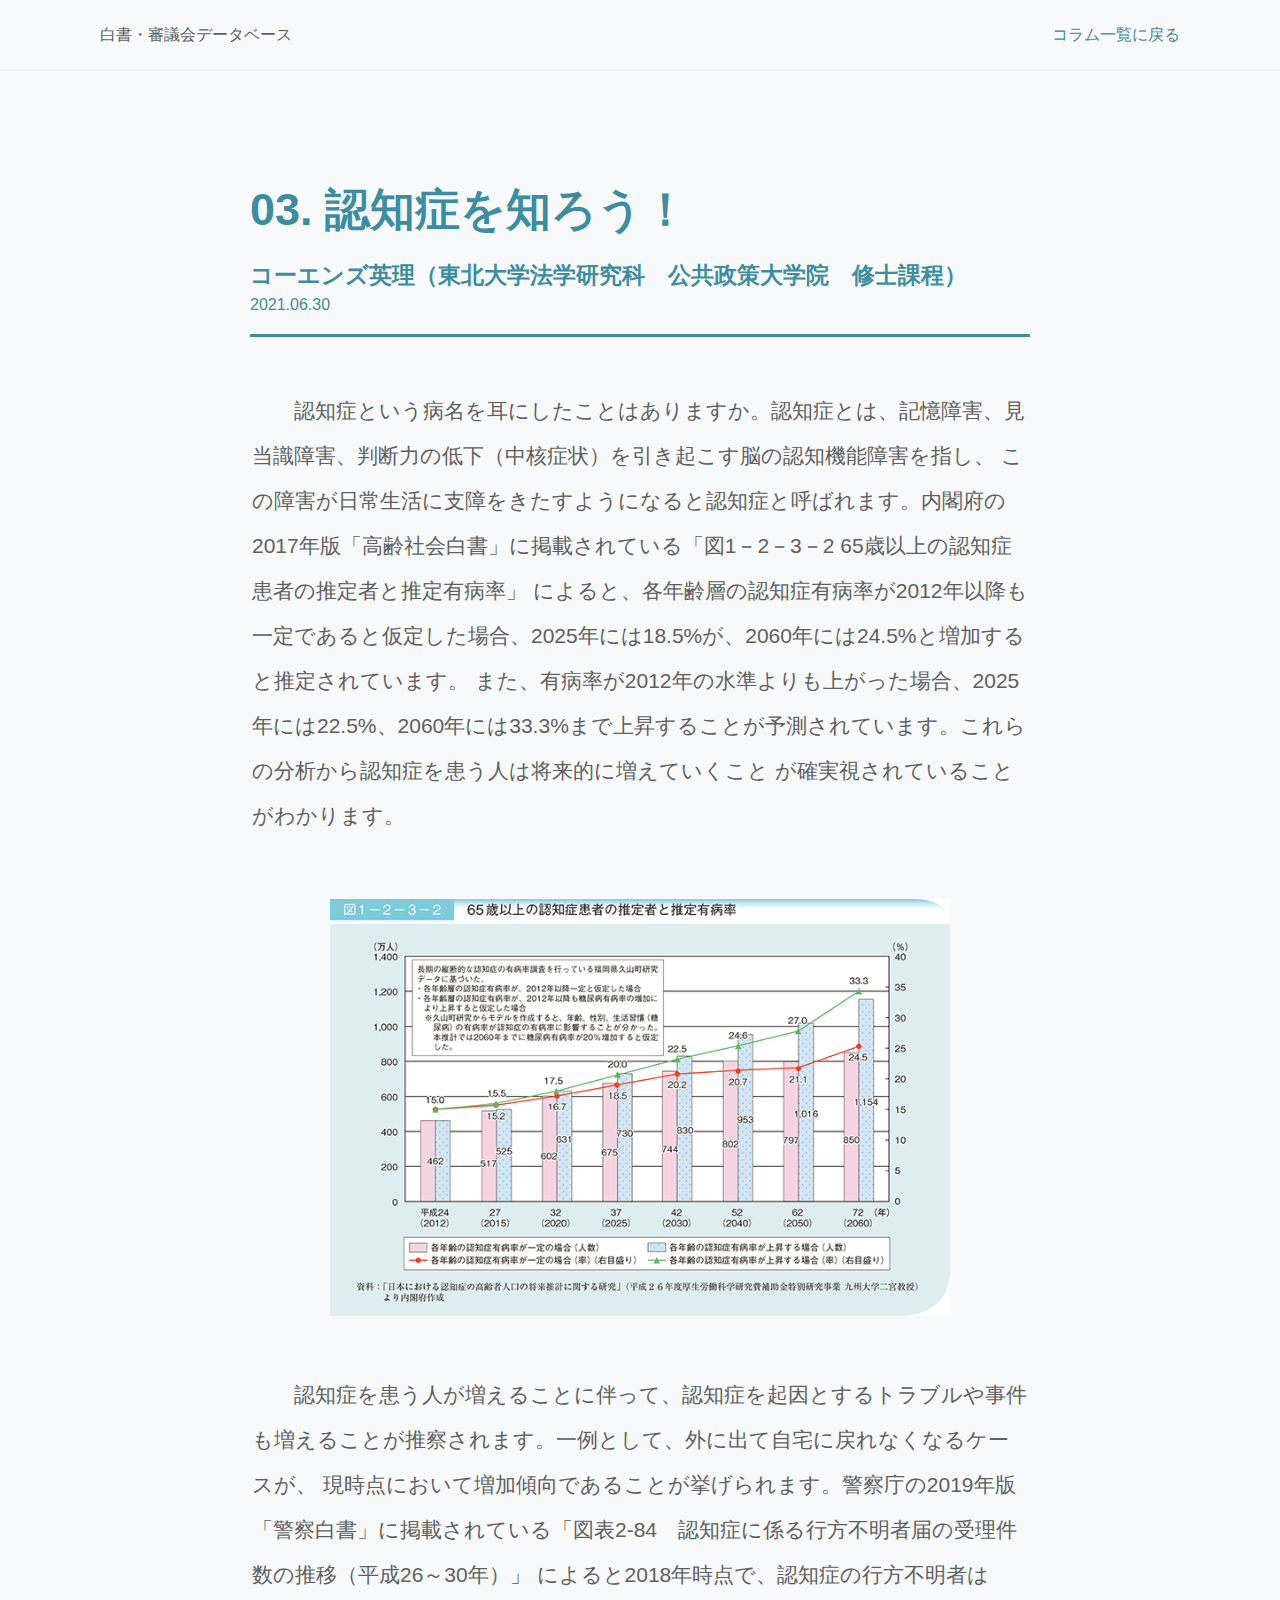
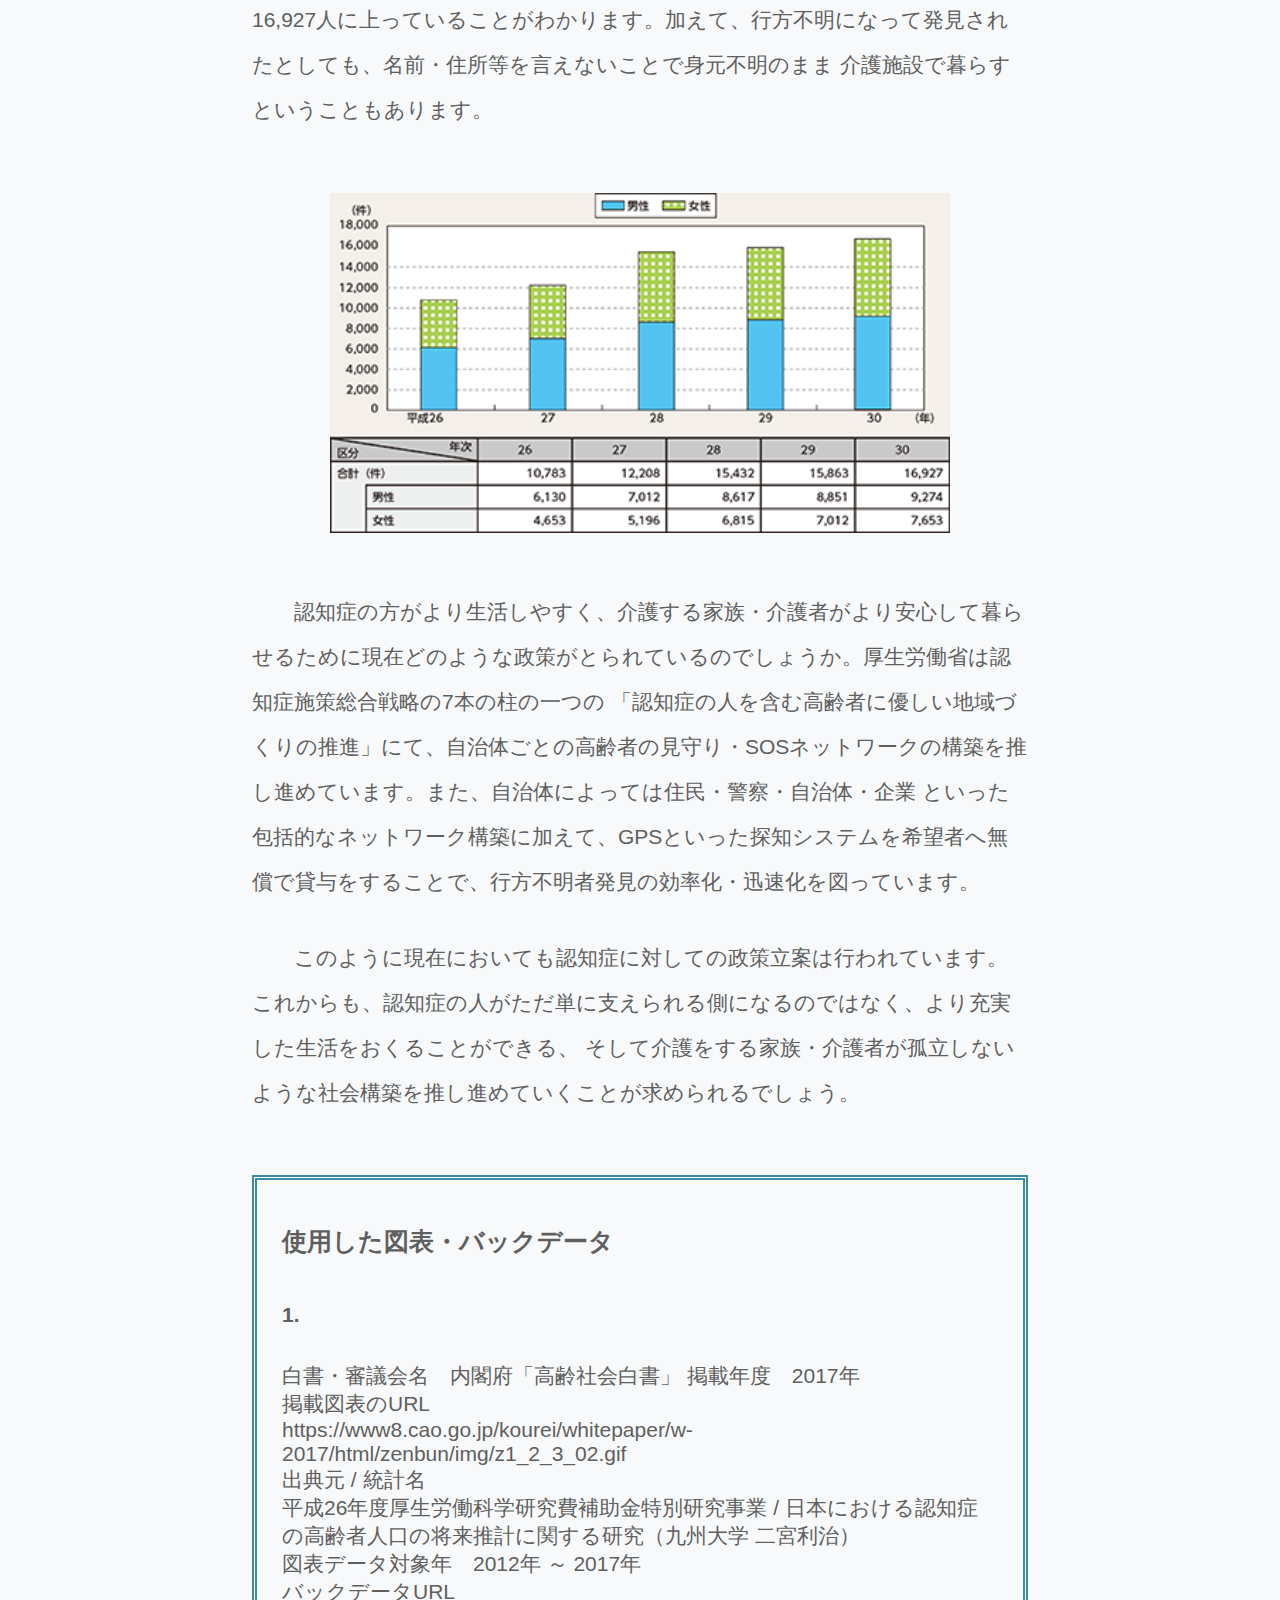
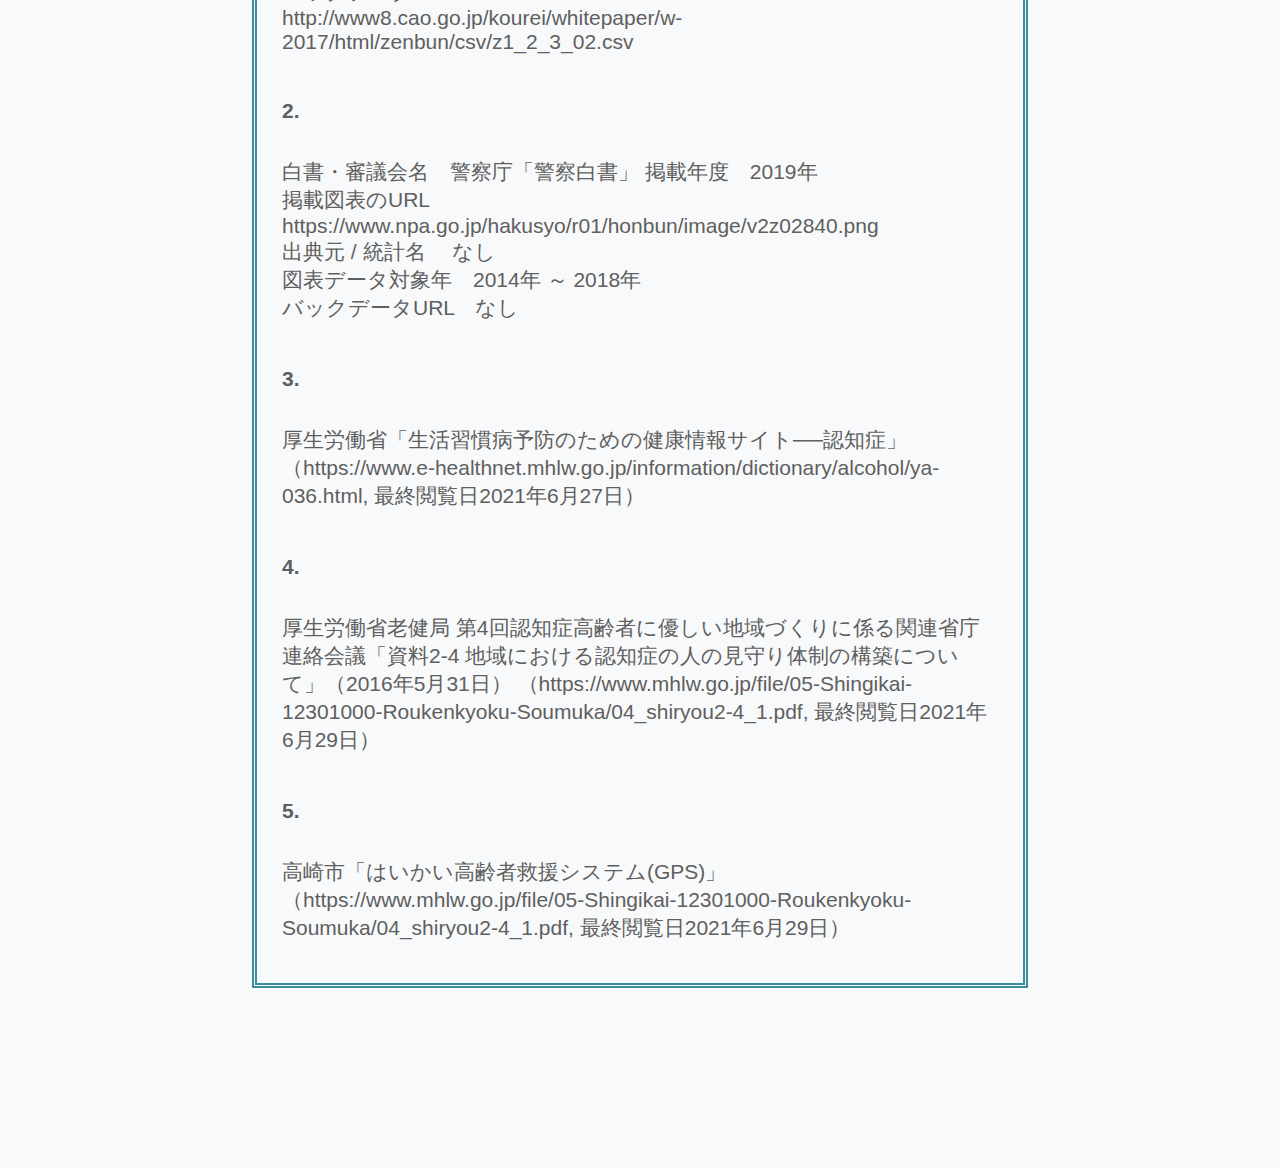
<file: colum03.html>
<!DOCTYPE html>
<html lang="ja" dir="ltr">
  <head>
    <meta charset="utf-8">
    <meta name="viewport" content="width=device-width,initial-scale=1">
    <title>認知症を知ろう！</title>
    <link rel="stylesheet" href="stylesheet.css">
    <link rel="stylesheet" href="responsive.css">
  </head>
  <body>
    <header>
      <div class="header_wrapper">
      <div class="header_top">
        <a href="#">白書・審議会データベース</a>
      </div>
      <div class="header_nav">
        <a href="index.html">コラム一覧に戻る</a>
      </div>
    </header>
    <div class="container-colum">
      <div class="container-colum-title">
        <h1>03. 認知症を知ろう！</h1>
        <h3>コーエンズ英理（東北大学法学研究科　公共政策大学院　修士課程）</h3>
        <p>2021.06.30</p>
      </div>
      <div class="contents-colum">
        <p class="text">認知症という病名を耳にしたことはありますか。認知症とは、記憶障害、見当識障害、判断力の低下（中核症状）を引き起こす脳の認知機能障害を指し、
          この障害が日常生活に支障をきたすようになると認知症と呼ばれます。内閣府の2017年版「高齢社会白書」に掲載されている「図1－2－3－2  65歳以上の認知症患者の推定者と推定有病率」
          によると、各年齢層の認知症有病率が2012年以降も一定であると仮定した場合、2025年には18.5%が、2060年には24.5%と増加すると推定されています。
          また、有病率が2012年の水準よりも上がった場合、2025年には22.5%、2060年には33.3%まで上昇することが予測されています。これらの分析から認知症を患う人は将来的に増えていくこと
          が確実視されていることがわかります。</p>
        <div class="colum-img">
          <img src="./03_img/img1.gif" alt=""></div>
        <p class="text">認知症を患う人が増えることに伴って、認知症を起因とするトラブルや事件も増えることが推察されます。一例として、外に出て自宅に戻れなくなるケースが、
          現時点において増加傾向であることが挙げられます。警察庁の2019年版「警察白書」に掲載されている「図表2-84　認知症に係る行方不明者届の受理件数の推移（平成26～30年）」
          によると2018年時点で、認知症の行方不明者は16,927人に上っていることがわかります。加えて、行方不明になって発見されたとしても、名前・住所等を言えないことで身元不明のまま
          介護施設で暮らすということもあります。</p>
        <div class="colum-img">
          <img src="./03_img/img2.png" alt="">
        </div>
        <p class="text">認知症の方がより生活しやすく、介護する家族・介護者がより安心して暮らせるために現在どのような政策がとられているのでしょうか。厚生労働省は認知症施策総合戦略の7本の柱の一つの
          「認知症の人を含む高齢者に優しい地域づくりの推進」にて、自治体ごとの高齢者の見守り・SOSネットワークの構築を推し進めています。また、自治体によっては住民・警察・自治体・企業
          といった包括的なネットワーク構築に加えて、GPSといった探知システムを希望者へ無償で貸与をすることで、行方不明者発見の効率化・迅速化を図っています。</p>
        <p class="text">このように現在においても認知症に対しての政策立案は行われています。これからも、認知症の人がただ単に支えられる側になるのではなく、より充実した生活をおくることができる、
          そして介護をする家族・介護者が孤立しないような社会構築を推し進めていくことが求められるでしょう。</p>

        <div class="colum-backdata">
          <h3>使用した図表・バックデータ</h3>
          <h5>1.</h5>
          <p>
            白書・審議会名　内閣府「高齢社会白書」
            掲載年度　2017年 <br>
            掲載図表のURL<br><span>https://www8.cao.go.jp/kourei/whitepaper/w-2017/html/zenbun/img/z1_2_3_02.gif</span><br>
            出典元 / 統計名<br>	平成26年度厚生労働科学研究費補助金特別研究事業 / 日本における認知症の高齢者人口の将来推計に関する研究（九州大学 二宮利治）<br>
            図表データ対象年　2012年 ～ 2017年 <br>
            バックデータURL <br><span>http://www8.cao.go.jp/kourei/whitepaper/w-2017/html/zenbun/csv/z1_2_3_02.csv</span></p>

          <h5>2.</h5>
          <p>
            白書・審議会名　警察庁「警察白書」
            掲載年度　2019年 <br>
            掲載図表のURL<br><span>https://www.npa.go.jp/hakusyo/r01/honbun/image/v2z02840.png</span><br>
            出典元 / 統計名	　なし<br>
            図表データ対象年　2014年 ～ 2018年 <br>
            バックデータURL　なし<br><span></span></p>

          <h5>3.</h5>
          <p>厚生労働省「生活習慣病予防のための健康情報サイト──認知症」
            <span>（https://www.e-healthnet.mhlw.go.jp/information/dictionary/alcohol/ya-036.html</span>, 最終閲覧日2021年6月27日）</p>

          <h5>4. </h5>
          <p>厚生労働省老健局 第4回認知症高齢者に優しい地域づくりに係る関連省庁連絡会議「資料2-4 地域における認知症の人の見守り体制の構築について」（2016年5月31日）
            <span>（https://www.mhlw.go.jp/file/05-Shingikai-12301000-Roukenkyoku-Soumuka/04_shiryou2-4_1.pdf</span>, 最終閲覧日2021年6月29日）</p>

          <h5>5. </h5>
          <p>高崎市「はいかい高齢者救援システム(GPS)」
            <span>（https://www.mhlw.go.jp/file/05-Shingikai-12301000-Roukenkyoku-Soumuka/04_shiryou2-4_1.pdf</span>, 最終閲覧日2021年6月29日）</p>

        </div>
      </div>
    </div>
  </body>
</html>
</file>
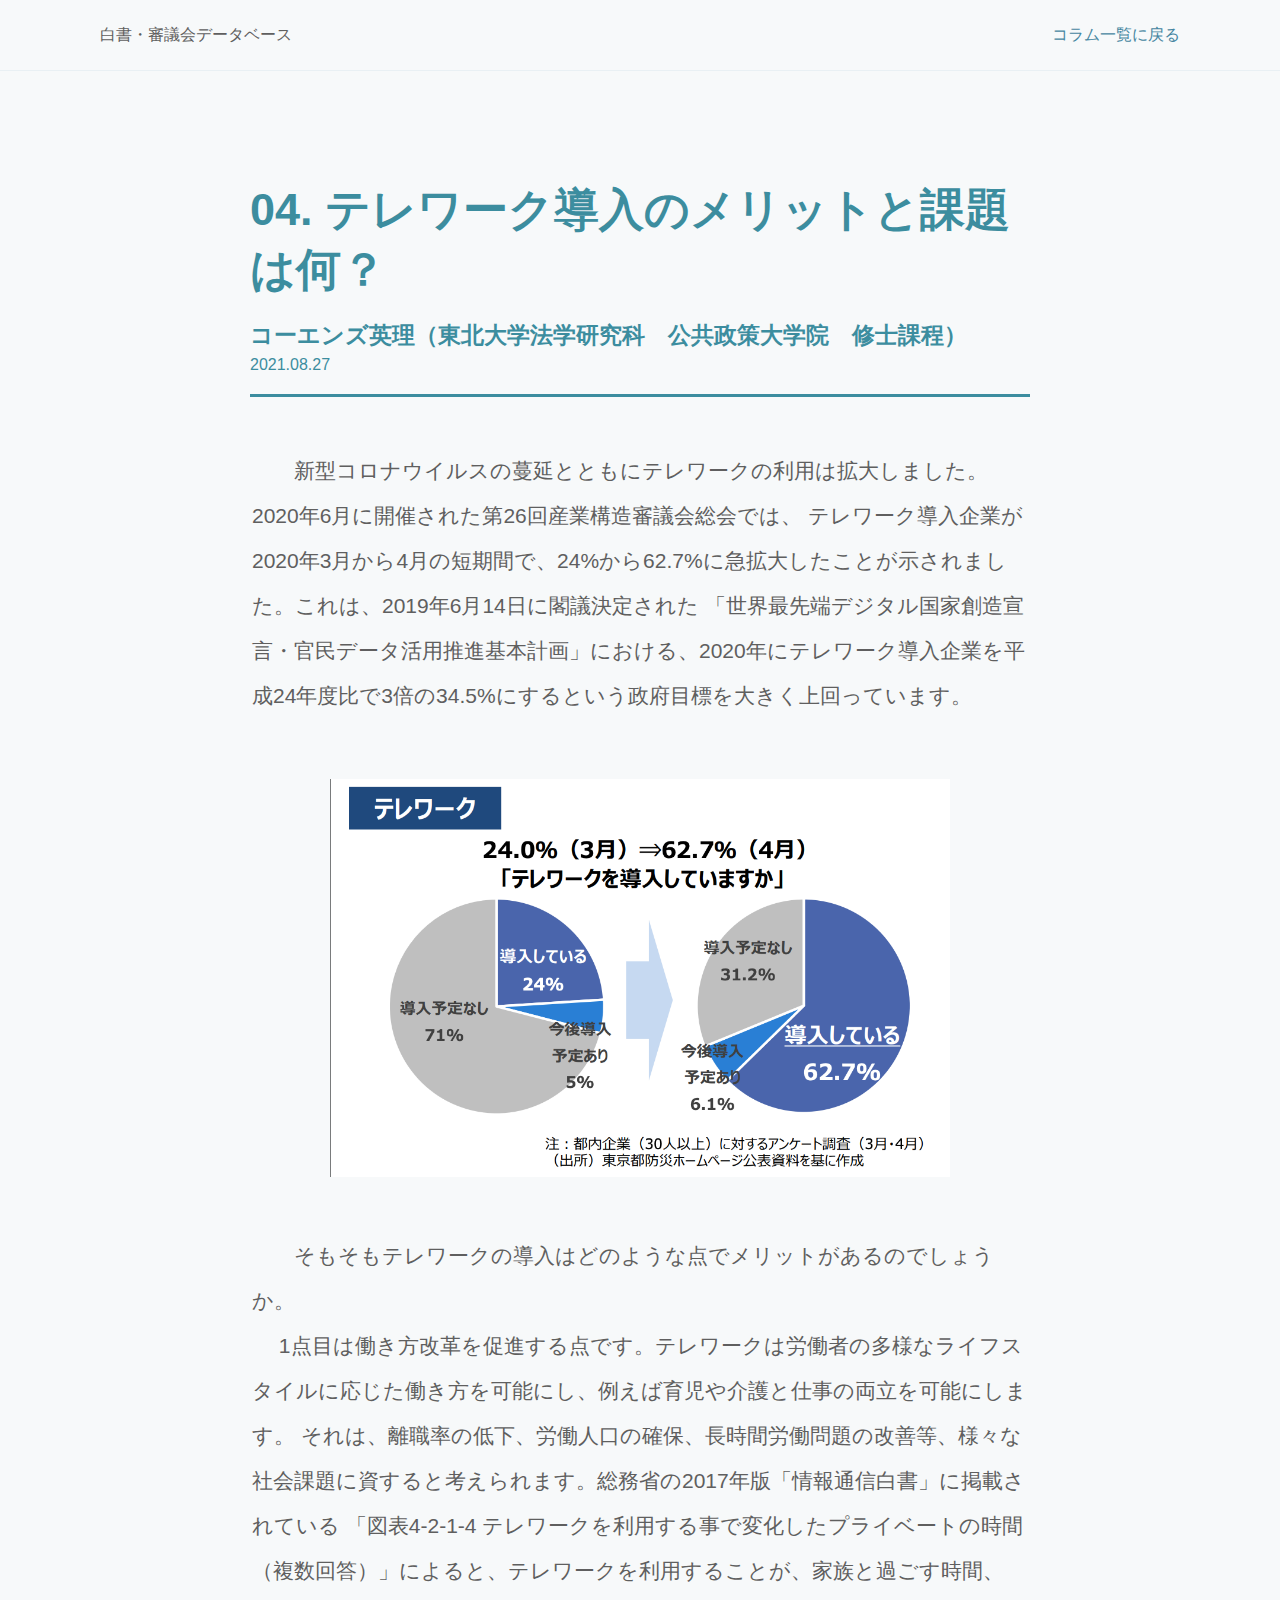
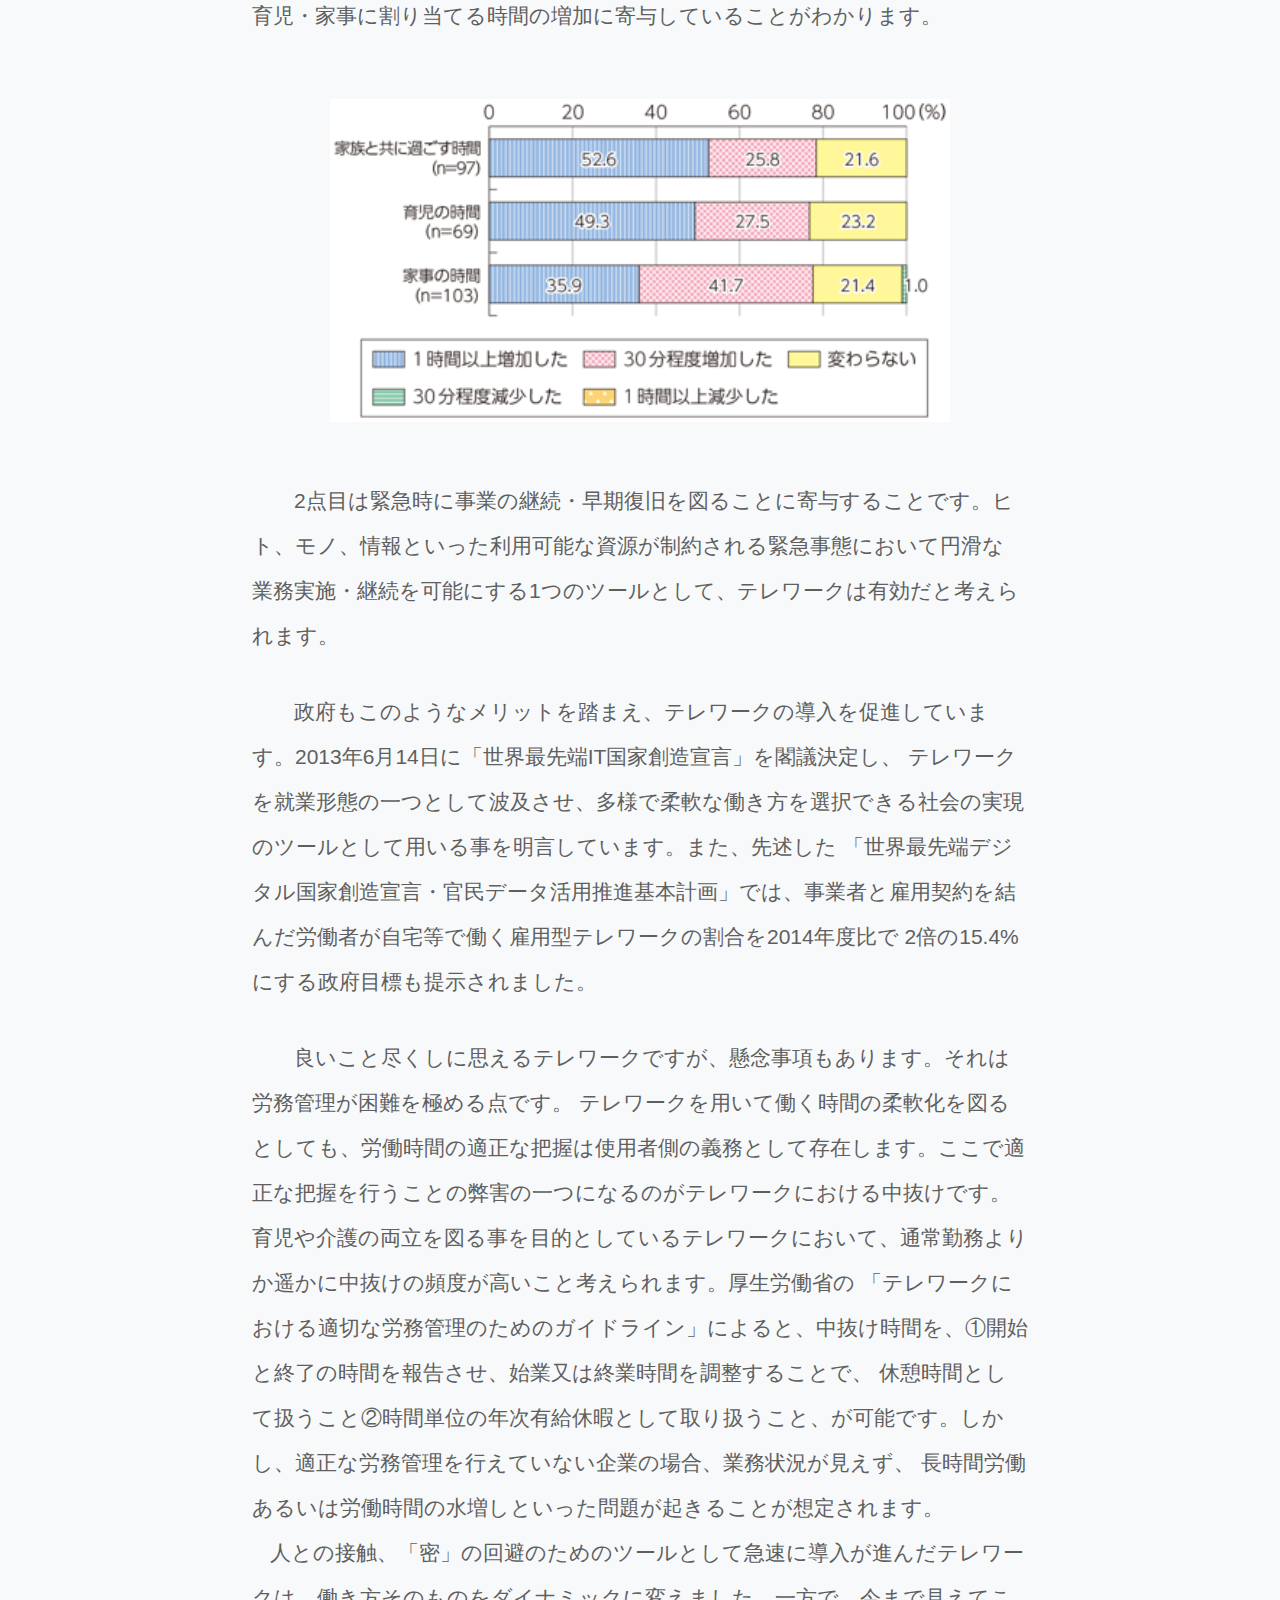
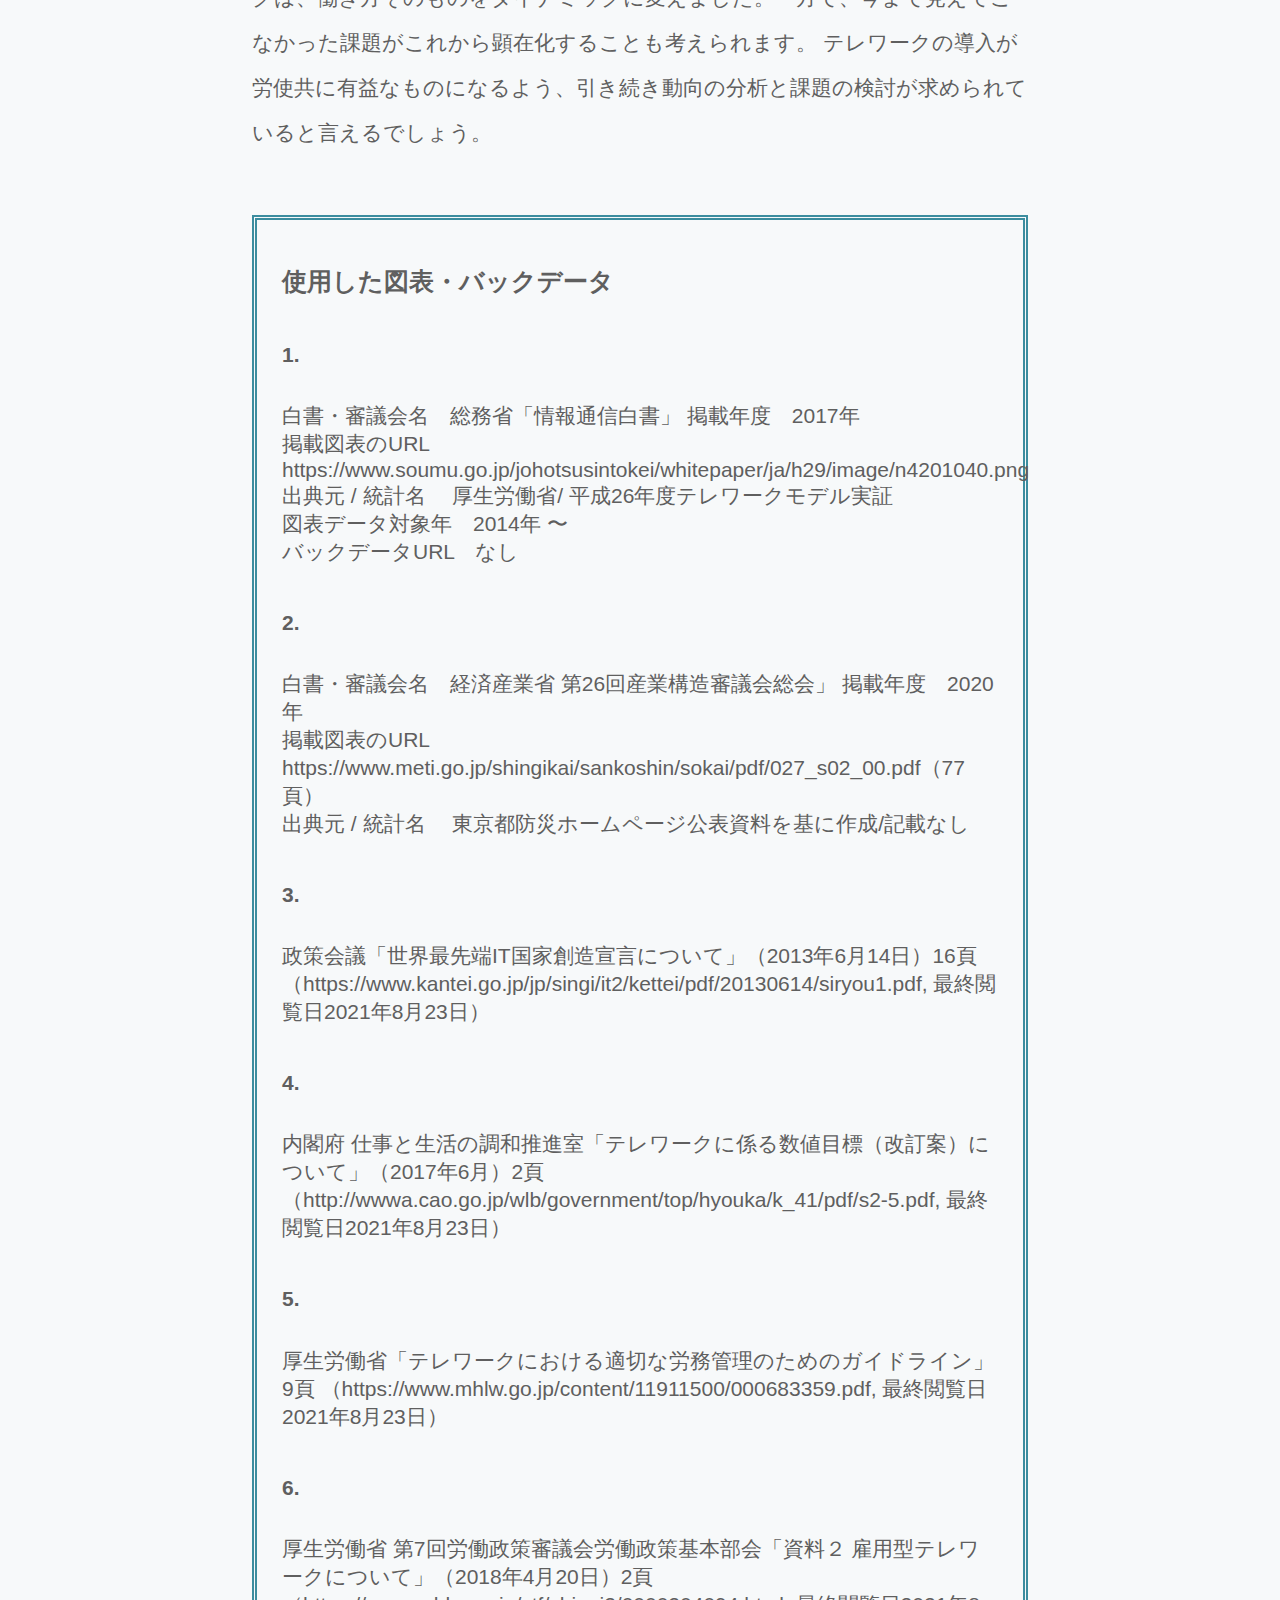
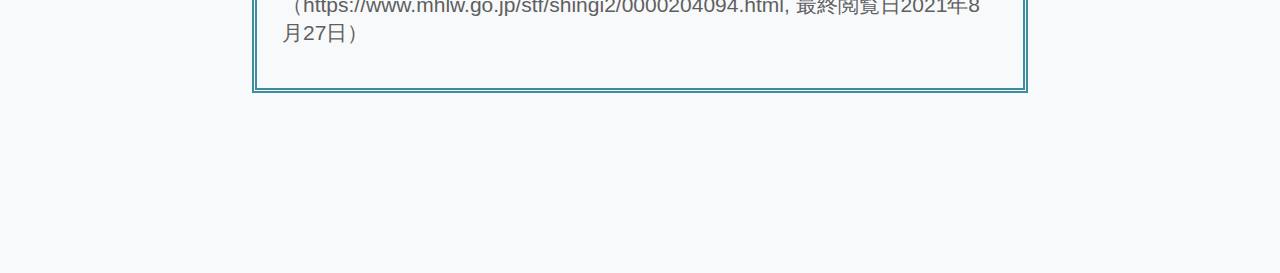
<file: colum04.html>
<!DOCTYPE html>
<html lang="ja" dir="ltr">
  <head>
    <meta charset="utf-8">
    <meta name="viewport" content="width=device-width,initial-scale=1">
    <title>テレワーク導入のメリットと課題は何？</title>
    <link rel="stylesheet" href="stylesheet.css">
    <link rel="stylesheet" href="responsive.css">
  </head>
  <body>
    <header>
      <div class="header_wrapper">
      <div class="header_top">
        <a href="#">白書・審議会データベース</a>
      </div>
      <div class="header_nav">
        <a href="index.html">コラム一覧に戻る</a>
      </div>
    </header>
    <div class="container-colum">
      <div class="container-colum-title">
        <h1>04. テレワーク導入のメリットと課題は何？</h1>
        <h3>コーエンズ英理（東北大学法学研究科　公共政策大学院　修士課程）</h3>
        <p>2021.08.27</p>
      </div>
      <div class="contents-colum">
        <p class="text">新型コロナウイルスの蔓延とともにテレワークの利用は拡大しました。2020年6月に開催された第26回産業構造審議会総会では、
          テレワーク導入企業が2020年3月から4月の短期間で、24%から62.7%に急拡大したことが示されました。これは、2019年6月14日に閣議決定された
          「世界最先端デジタル国家創造宣言・官民データ活用推進基本計画」における、2020年にテレワーク導入企業を平成24年度比で3倍の34.5%にするという政府目標を大きく上回っています。</p>
        <div class="colum-img">
          <img src="./04_img/img1.png" alt=""></div>
        <p class="text">そもそもテレワークの導入はどのような点でメリットがあるのでしょうか。<br>
　         1点目は働き方改革を促進する点です。テレワークは労働者の多様なライフスタイルに応じた働き方を可能にし、例えば育児や介護と仕事の両立を可能にします。
          それは、離職率の低下、労働人口の確保、長時間労働問題の改善等、様々な社会課題に資すると考えられます。総務省の2017年版「情報通信白書」に掲載されている
          「図表4-2-1-4 テレワークを利用する事で変化したプライベートの時間（複数回答）」によると、テレワークを利用することが、家族と過ごす時間、
          育児・家事に割り当てる時間の増加に寄与していることがわかります。</p>
        <div class="colum-img">
          <img src="./04_img/img2.png" alt="">
        </div>
        <p class="text">2点目は緊急時に事業の継続・早期復旧を図ることに寄与することです。ヒト、モノ、情報といった利用可能な資源が制約される緊急事態において円滑な
          業務実施・継続を可能にする1つのツールとして、テレワークは有効だと考えられます。</p>
        <p class="text">政府もこのようなメリットを踏まえ、テレワークの導入を促進しています。2013年6月14日に「世界最先端IT国家創造宣言」を閣議決定し、
          テレワークを就業形態の一つとして波及させ、多様で柔軟な働き方を選択できる社会の実現のツールとして用いる事を明言しています。また、先述した
          「世界最先端デジタル国家創造宣言・官民データ活用推進基本計画」では、事業者と雇用契約を結んだ労働者が自宅等で働く雇用型テレワークの割合を2014年度比で
          2倍の15.4%にする政府目標も提示されました。</p>
        <p class="text">良いこと尽くしに思えるテレワークですが、懸念事項もあります。それは労務管理が困難を極める点です。
          テレワークを用いて働く時間の柔軟化を図るとしても、労働時間の適正な把握は使用者側の義務として存在します。ここで適正な把握を行うことの弊害の一つになるのがテレワークにおける中抜けです。
          育児や介護の両立を図る事を目的としているテレワークにおいて、通常勤務よりか遥かに中抜けの頻度が高いこと考えられます。厚生労働省の
          「テレワークにおける適切な労務管理のためのガイドライン」によると、中抜け時間を、①開始と終了の時間を報告させ、始業又は終業時間を調整することで、
          休憩時間として扱うこと②時間単位の年次有給休暇として取り扱うこと、が可能です。しかし、適正な労務管理を行えていない企業の場合、業務状況が見えず、
          長時間労働あるいは労働時間の水増しといった問題が起きることが想定されます。<br>
          &nbsp;&nbsp;&nbsp;人との接触、「密」の回避のためのツールとして急速に導入が進んだテレワークは、働き方そのものをダイナミックに変えました。一方で、今まで見えてこなかった課題がこれから顕在化することも考えられます。
        テレワークの導入が労使共に有益なものになるよう、引き続き動向の分析と課題の検討が求められていると言えるでしょう。</p>

        <div class="colum-backdata">
          <h3>使用した図表・バックデータ</h3>
          <h5>1.</h5>
          <p>
            白書・審議会名　総務省「情報通信白書」
            掲載年度　2017年 <br>
            掲載図表のURL<br><span>https://www.soumu.go.jp/johotsusintokei/whitepaper/ja/h29/image/n4201040.png</span><br>
            出典元 / 統計名	　厚生労働省/ 平成26年度テレワークモデル実証<br>
            図表データ対象年　2014年 〜 <br>
            バックデータURL　なし<br><span></span></p>

          <h5>2.</h5>
          <p>
            白書・審議会名　経済産業省 第26回産業構造審議会総会」
            掲載年度　2020年 <br>
            掲載図表のURL<br><span>https://www.meti.go.jp/shingikai/sankoshin/sokai/pdf/027_s02_00.pdf（77頁）</span><br>
            出典元 / 統計名	　東京都防災ホームページ公表資料を基に作成/記載なし<br>

          <h5>3.</h5>
          <p>政策会議「世界最先端IT国家創造宣言について」（2013年6月14日）16頁
            <span>（https://www.kantei.go.jp/jp/singi/it2/kettei/pdf/20130614/siryou1.pdf</span>, 最終閲覧日2021年8月23日）</p>

          <h5>4. </h5>
          <p>内閣府 仕事と生活の調和推進室「テレワークに係る数値目標（改訂案）について」（2017年6月）2頁
            <span>（http://wwwa.cao.go.jp/wlb/government/top/hyouka/k_41/pdf/s2-5.pdf</span>, 最終閲覧日2021年8月23日）</p>

          <h5>5. </h5>
          <p>厚生労働省「テレワークにおける適切な労務管理のためのガイドライン」9頁
            <span>（https://www.mhlw.go.jp/content/11911500/000683359.pdf</span>, 最終閲覧日2021年8月23日）</p>

            <h5>6. </h5>
            <p>厚生労働省 第7回労働政策審議会労働政策基本部会「資料２ 雇用型テレワークについて」（2018年4月20日）2頁
              <span>（https://www.mhlw.go.jp/stf/shingi2/0000204094.html</span>, 最終閲覧日2021年8月27日）</p>

        </div>
      </div>
    </div>
  </body>
</html>
</file>
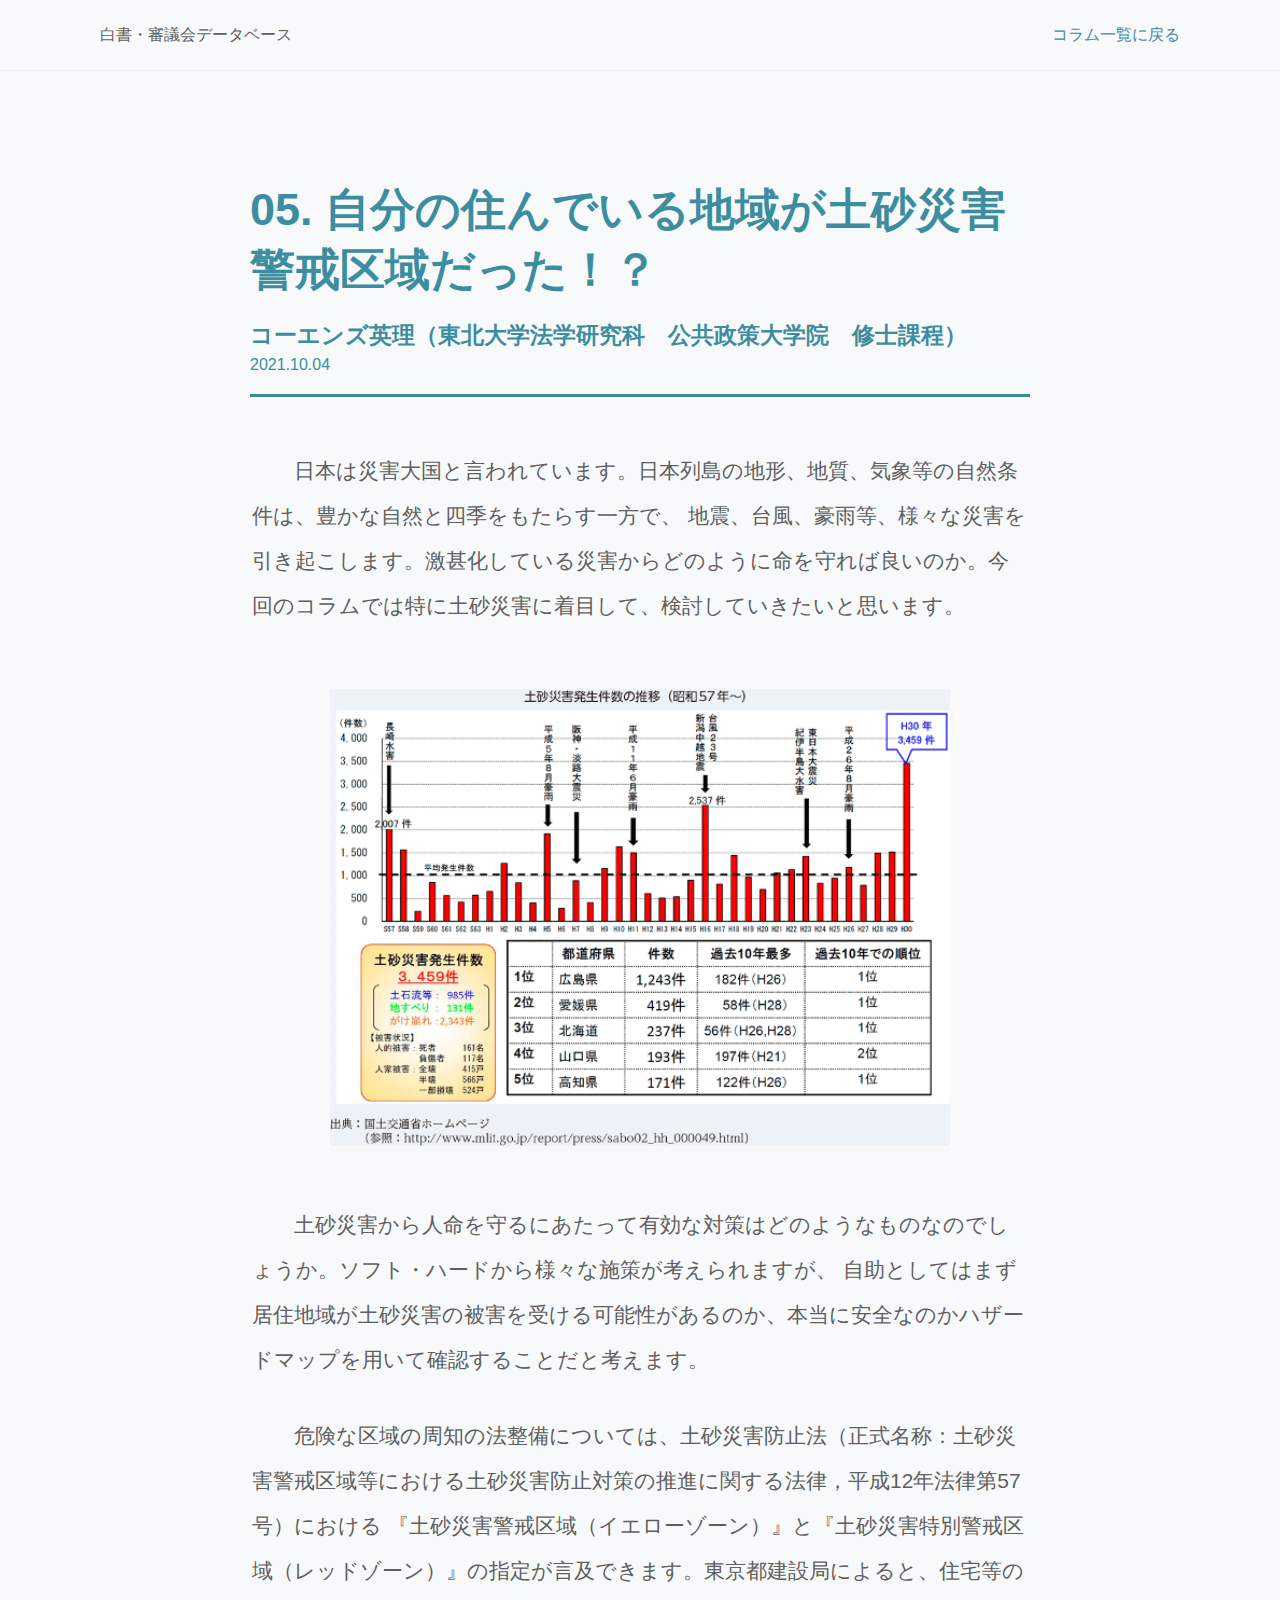
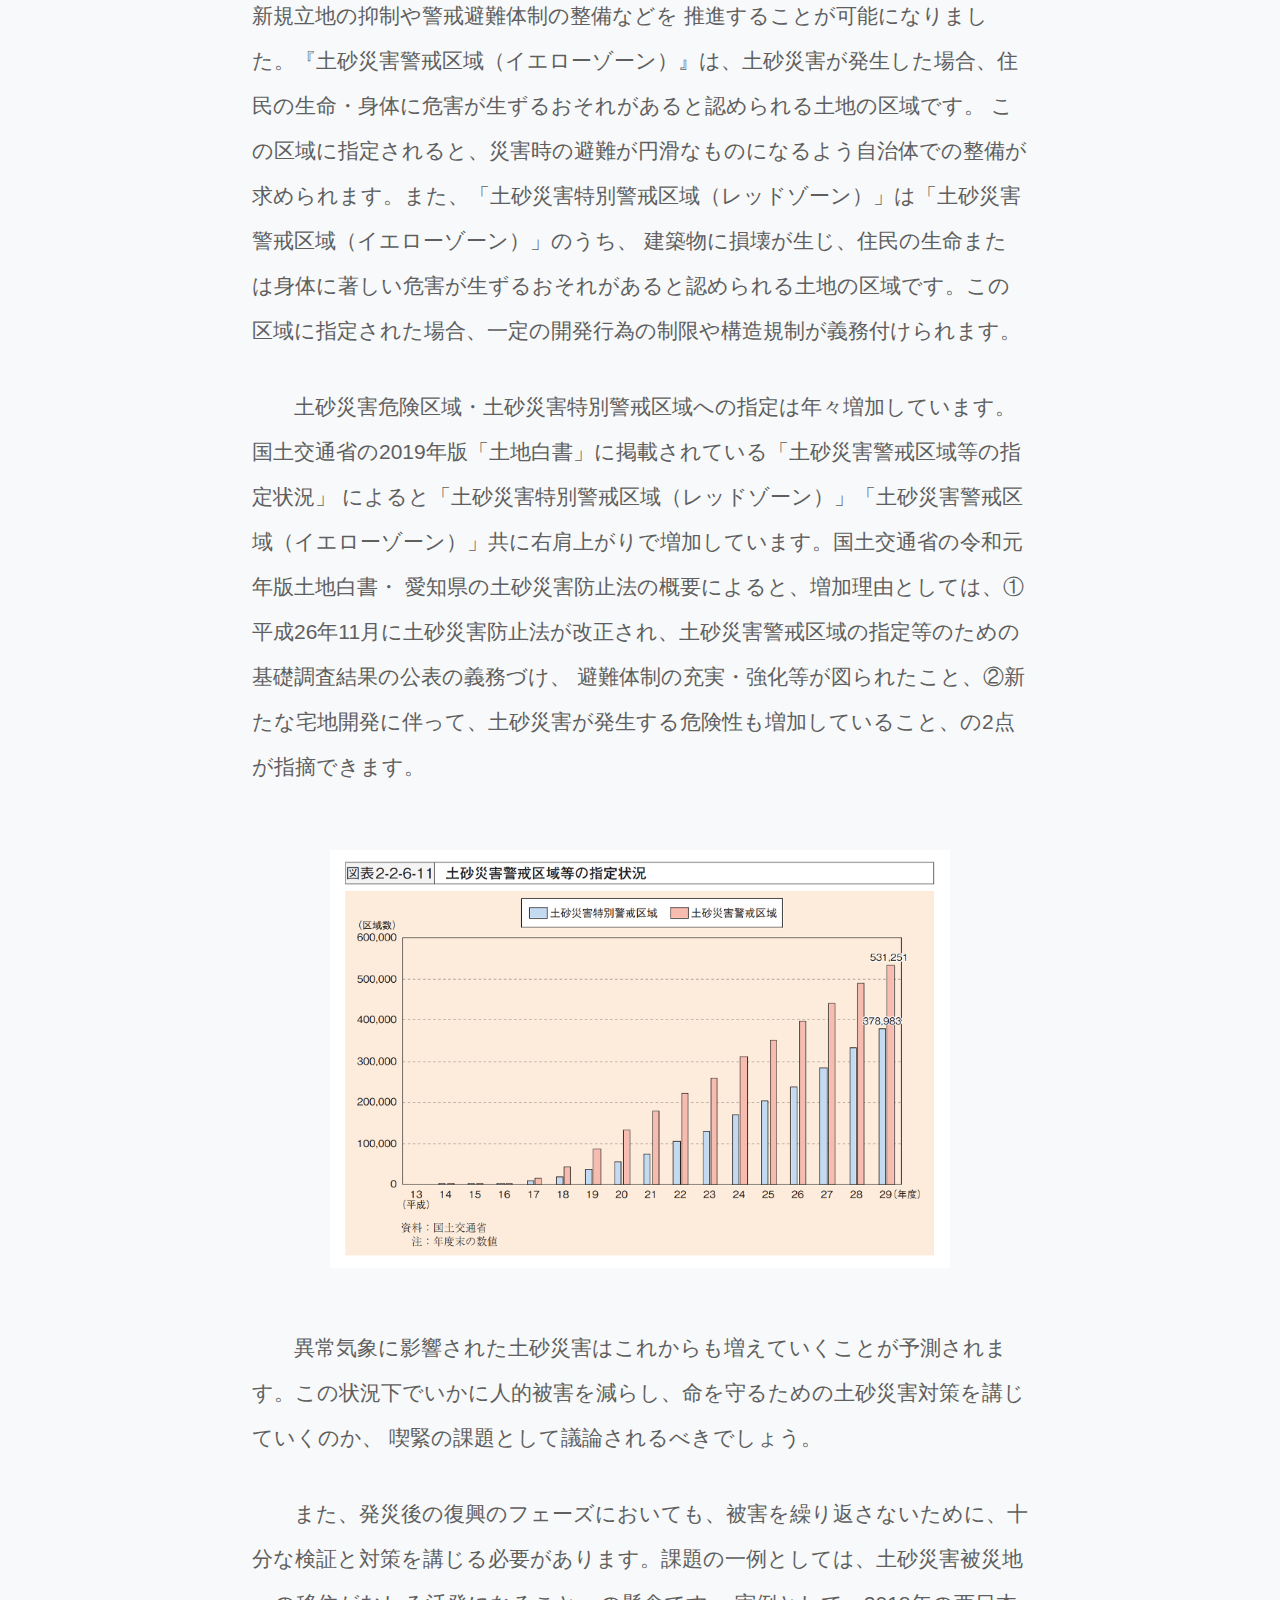
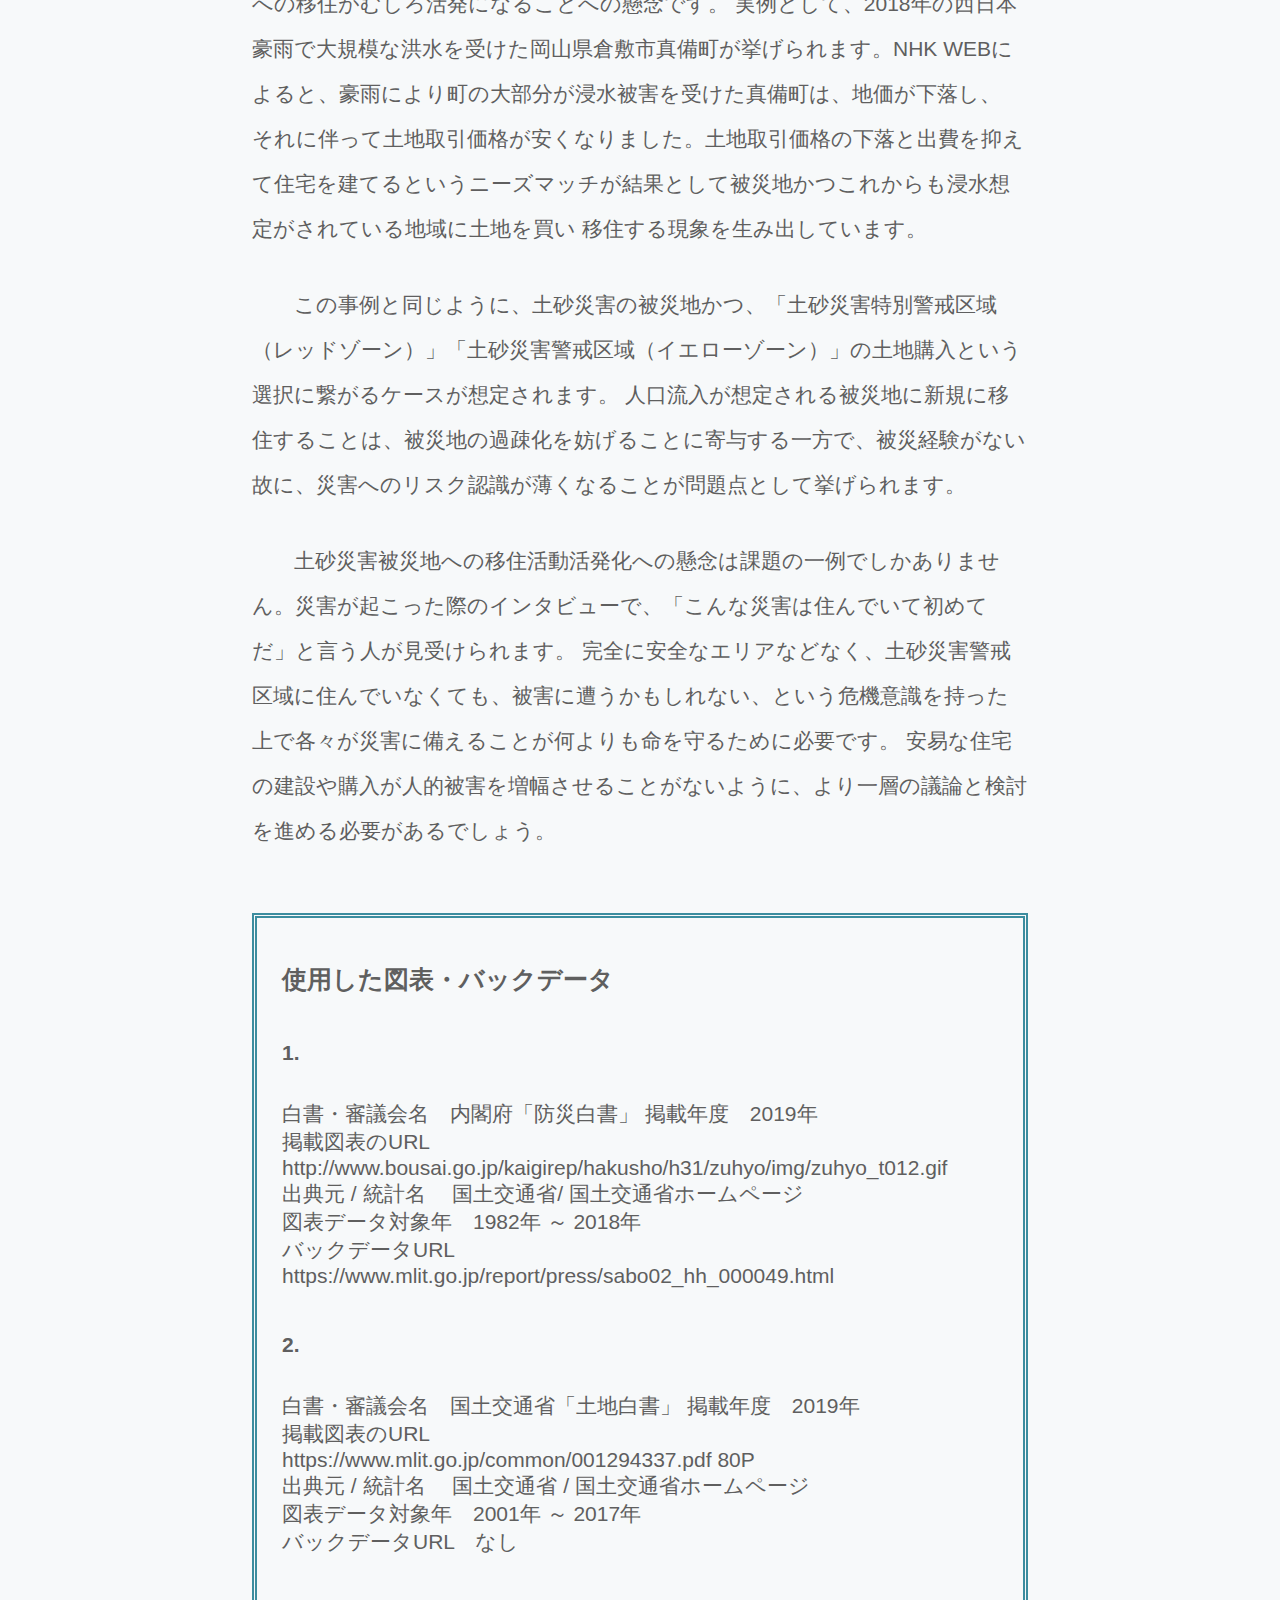
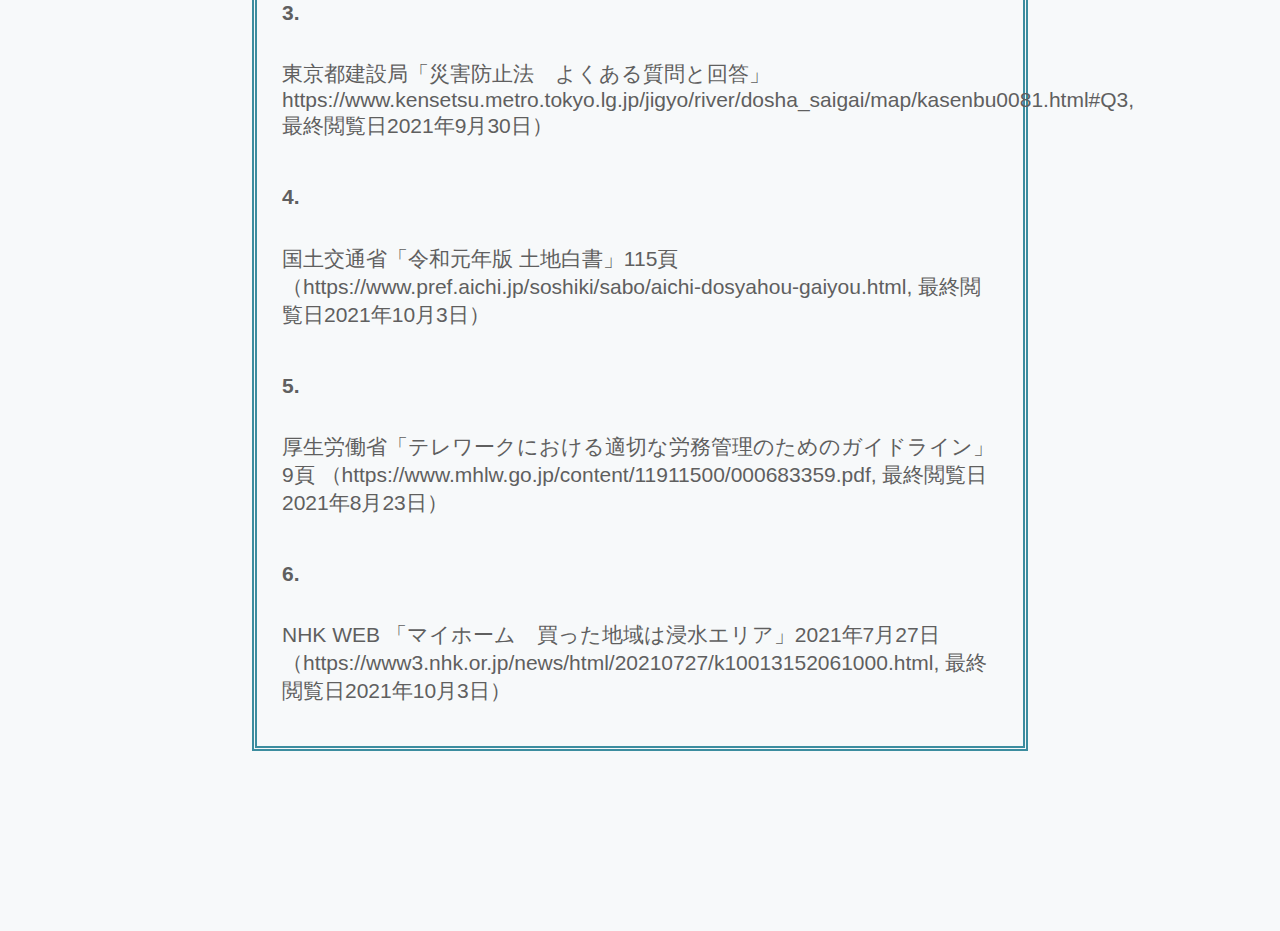
<file: colum05.html>
<!DOCTYPE html>
<html lang="ja" dir="ltr">
  <head>
    <meta charset="utf-8">
    <meta name="viewport" content="width=device-width,initial-scale=1">
    <title>自分の住んでいる地域が土砂災害警戒区域だった！？</title>
    <link rel="stylesheet" href="stylesheet.css">
    <link rel="stylesheet" href="responsive.css">
  </head>
  <body>
    <header>
      <div class="header_wrapper">
      <div class="header_top">
        <a href="#">白書・審議会データベース</a>
      </div>
      <div class="header_nav">
        <a href="index.html">コラム一覧に戻る</a>
      </div>
    </header>
    <div class="container-colum">
      <div class="container-colum-title">
        <h1>05. 自分の住んでいる地域が土砂災害警戒区域だった！？</h1>
        <h3>コーエンズ英理（東北大学法学研究科　公共政策大学院　修士課程）</h3>
        <p>2021.10.04</p>
      </div>
      <div class="contents-colum">
        <p class="text">日本は災害大国と言われています。日本列島の地形、地質、気象等の自然条件は、豊かな自然と四季をもたらす一方で、
          地震、台風、豪雨等、様々な災害を引き起こします。激甚化している災害からどのように命を守れば良いのか。今回のコラムでは特に土砂災害に着目して、検討していきたいと思います。</p>
        <div class="colum-img">
          <img src="./05_img/img1.png" alt=""></div>
        <p class="text">土砂災害から人命を守るにあたって有効な対策はどのようなものなのでしょうか。ソフト・ハードから様々な施策が考えられますが、
          自助としてはまず居住地域が土砂災害の被害を受ける可能性があるのか、本当に安全なのかハザードマップを用いて確認することだと考えます。</p>
        <p class="text">危険な区域の周知の法整備については、土砂災害防止法（正式名称：土砂災害警戒区域等における土砂災害防止対策の推進に関する法律，平成12年法律第57号）における
          『土砂災害警戒区域（イエローゾーン）』と『土砂災害特別警戒区域（レッドゾーン）』の指定が言及できます。東京都建設局によると、住宅等の新規立地の抑制や警戒避難体制の整備などを
          推進することが可能になりました。『土砂災害警戒区域（イエローゾーン）』は、土砂災害が発生した場合、住民の生命・身体に危害が生ずるおそれがあると認められる土地の区域です。
          この区域に指定されると、災害時の避難が円滑なものになるよう自治体での整備が求められます。また、「土砂災害特別警戒区域（レッドゾーン）」は「土砂災害警戒区域（イエローゾーン）」のうち、
          建築物に損壊が生じ、住民の生命または身体に著しい危害が生ずるおそれがあると認められる土地の区域です。この区域に指定された場合、一定の開発行為の制限や構造規制が義務付けられます。</p>
        <p class="text">土砂災害危険区域・土砂災害特別警戒区域への指定は年々増加しています。国土交通省の2019年版「土地白書」に掲載されている「土砂災害警戒区域等の指定状況」
          によると「土砂災害特別警戒区域（レッドゾーン）」「土砂災害警戒区域（イエローゾーン）」共に右肩上がりで増加しています。国土交通省の令和元年版土地白書・
          愛知県の土砂災害防止法の概要によると、増加理由としては、①平成26年11月に土砂災害防止法が改正され、土砂災害警戒区域の指定等のための基礎調査結果の公表の義務づけ、
          避難体制の充実・強化等が図られたこと、②新たな宅地開発に伴って、土砂災害が発生する危険性も増加していること、の2点が指摘できます。</p>
        <div class="colum-img">
          <img src="./05_img/img2.png" alt="">
        </div>
        <p class="text">異常気象に影響された土砂災害はこれからも増えていくことが予測されます。この状況下でいかに人的被害を減らし、命を守るための土砂災害対策を講じていくのか、
          喫緊の課題として議論されるべきでしょう。</p>
        <p class="text">また、発災後の復興のフェーズにおいても、被害を繰り返さないために、十分な検証と対策を講じる必要があります。課題の一例としては、土砂災害被災地への移住がむしろ活発になることへの懸念です。
          実例として、2018年の西日本豪雨で大規模な洪水を受けた岡山県倉敷市真備町が挙げられます。NHK WEBによると、豪雨により町の大部分が浸水被害を受けた真備町は、地価が下落し、
          それに伴って土地取引価格が安くなりました。土地取引価格の下落と出費を抑えて住宅を建てるというニーズマッチが結果として被災地かつこれからも浸水想定がされている地域に土地を買い
          移住する現象を生み出しています。</p>
        <p class="text">この事例と同じように、土砂災害の被災地かつ、「土砂災害特別警戒区域（レッドゾーン）」「土砂災害警戒区域（イエローゾーン）」の土地購入という選択に繋がるケースが想定されます。
          人口流入が想定される被災地に新規に移住することは、被災地の過疎化を妨げることに寄与する一方で、被災経験がない故に、災害へのリスク認識が薄くなることが問題点として挙げられます。</p>
        <p class="text">土砂災害被災地への移住活動活発化への懸念は課題の一例でしかありません。災害が起こった際のインタビューで、「こんな災害は住んでいて初めてだ」と言う人が見受けられます。
          完全に安全なエリアなどなく、土砂災害警戒区域に住んでいなくても、被害に遭うかもしれない、という危機意識を持った上で各々が災害に備えることが何よりも命を守るために必要です。
          安易な住宅の建設や購入が人的被害を増幅させることがないように、より一層の議論と検討を進める必要があるでしょう。</p>

        <div class="colum-backdata">
          <h3>使用した図表・バックデータ</h3>
          <h5>1.</h5>
          <p>
            白書・審議会名　内閣府「防災白書」
            掲載年度　2019年 <br>
            掲載図表のURL<br><span>http://www.bousai.go.jp/kaigirep/hakusho/h31/zuhyo/img/zuhyo_t012.gif</span><br>
            出典元 / 統計名	　国土交通省/ 国土交通省ホームページ<br>
            図表データ対象年　1982年 ～ 2018年 <br>
            バックデータURL　<br><span>https://www.mlit.go.jp/report/press/sabo02_hh_000049.html</span></p>

          <h5>2.</h5>
          <p>
            白書・審議会名　国土交通省「土地白書」
            掲載年度　2019年 <br>
            掲載図表のURL<br><span>https://www.mlit.go.jp/common/001294337.pdf 80P</span><br>
            出典元 / 統計名	　国土交通省 / 国土交通省ホームページ<br>
            図表データ対象年　2001年 ～ 2017年<br>
            バックデータURL　なし<br><span></span></p>

          <h5>3.</h5>
          <p>東京都建設局「災害防止法　よくある質問と回答」
            <span>https://www.kensetsu.metro.tokyo.lg.jp/jigyo/river/dosha_saigai/map/kasenbu0081.html#Q3</span>, 最終閲覧日2021年9月30日）</p>

          <h5>4. </h5>
          <p>国土交通省「令和元年版 土地白書」115頁
            <span>（https://www.pref.aichi.jp/soshiki/sabo/aichi-dosyahou-gaiyou.html</span>, 最終閲覧日2021年10月3日）</p>

          <h5>5. </h5>
          <p>厚生労働省「テレワークにおける適切な労務管理のためのガイドライン」9頁
            <span>（https://www.mhlw.go.jp/content/11911500/000683359.pdf</span>, 最終閲覧日2021年8月23日）</p>

            <h5>6. </h5>
            <p>NHK WEB 「マイホーム　買った地域は浸水エリア」2021年7月27日
              <span>（https://www3.nhk.or.jp/news/html/20210727/k10013152061000.html</span>, 最終閲覧日2021年10月3日）</p>

        </div>
      </div>
    </div>
  </body>
</html>
</file>
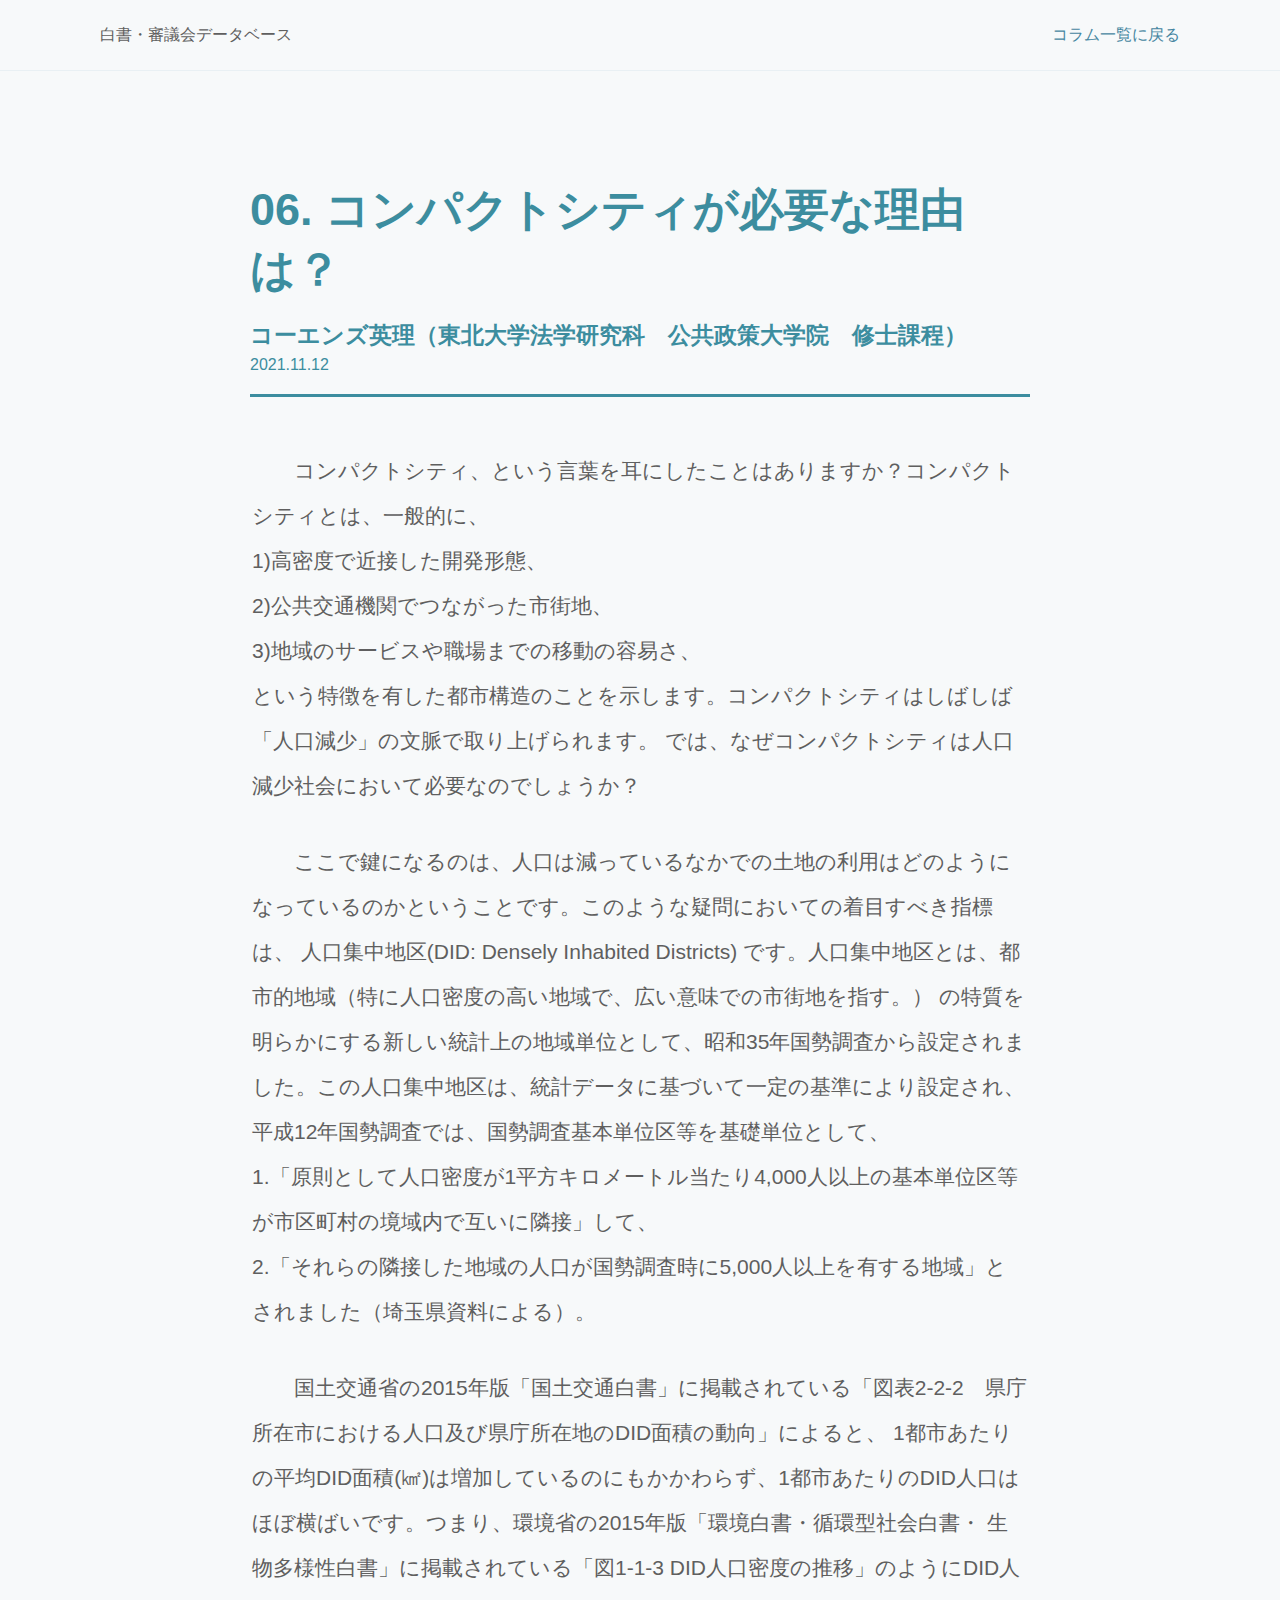
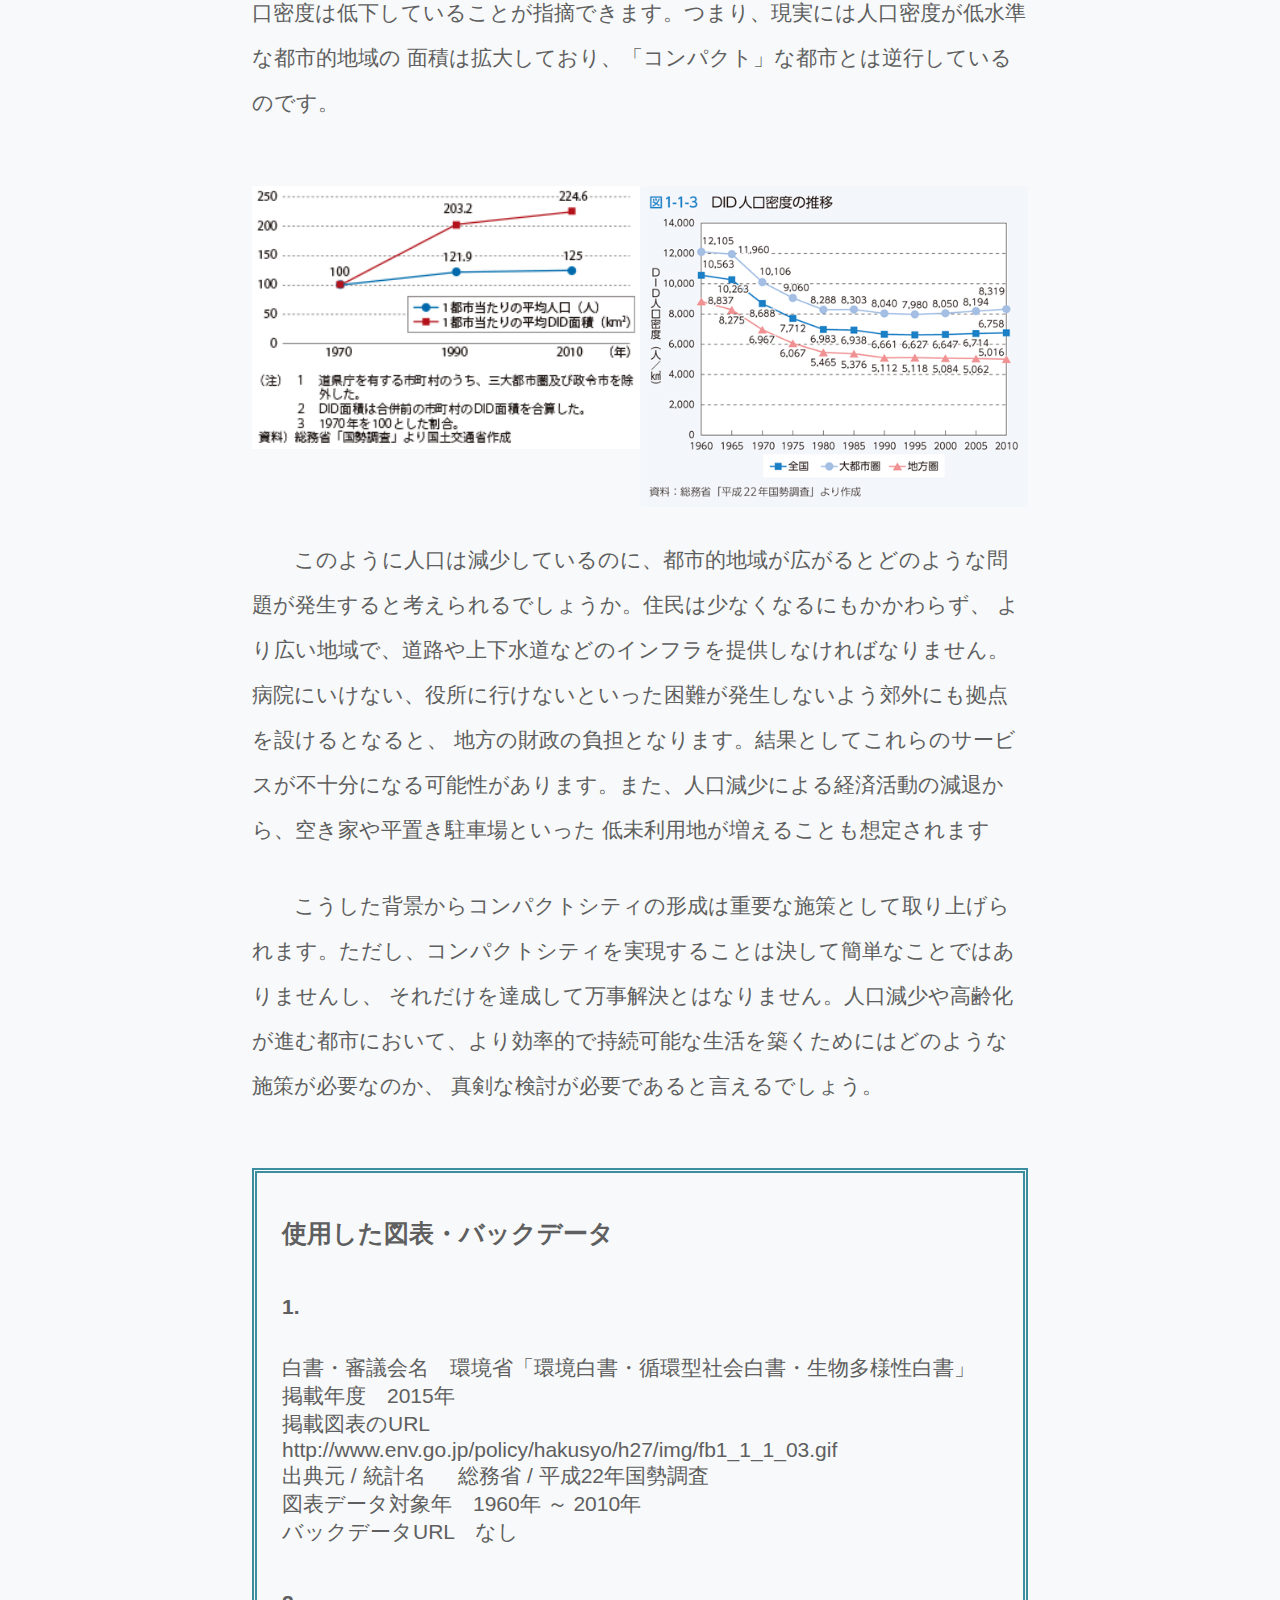
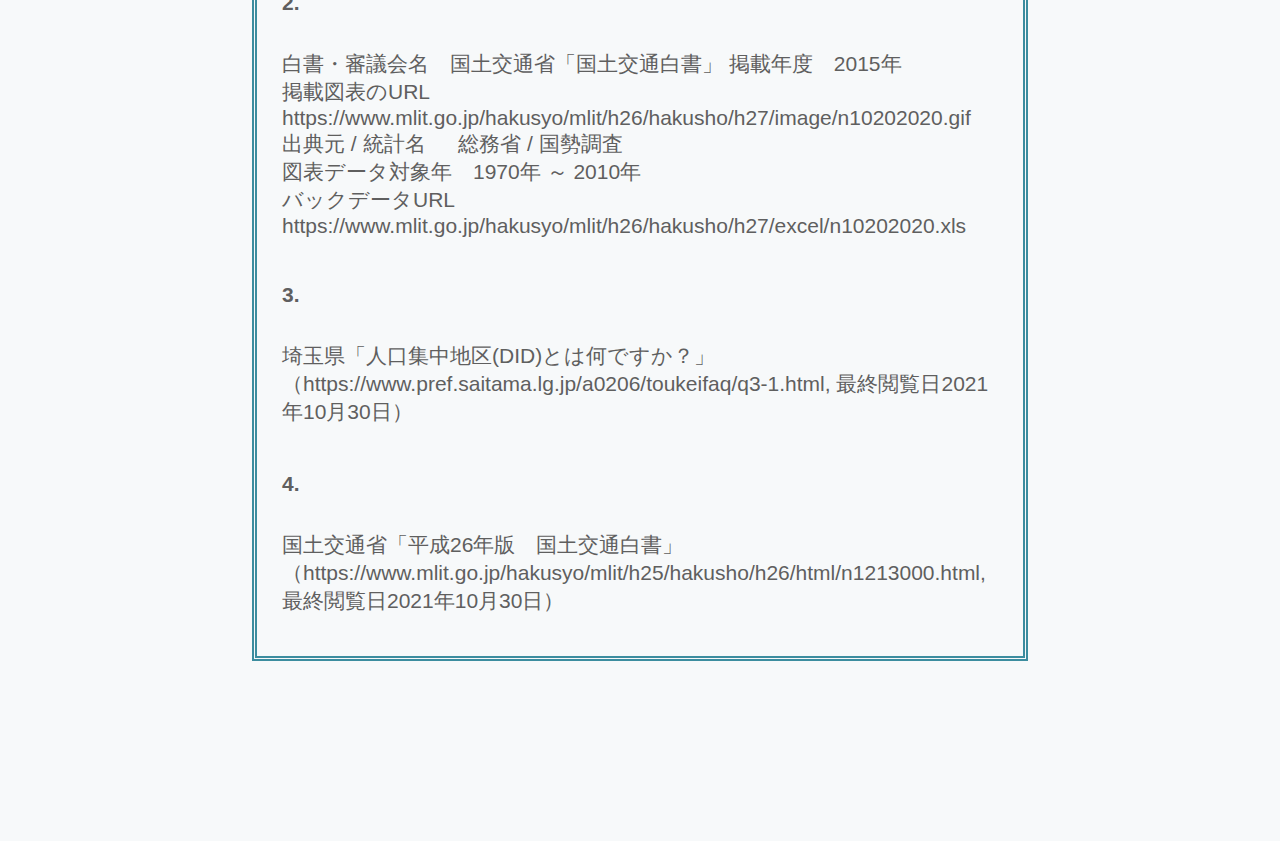
<file: colum06.html>
<!DOCTYPE html>
<html lang="ja" dir="ltr">
  <head>
    <meta charset="utf-8">
    <meta name="viewport" content="width=device-width,initial-scale=1">
    <title>コンパクトシティが必要な理由は？</title>
    <link rel="stylesheet" href="stylesheet.css">
    <link rel="stylesheet" href="responsive.css">
  </head>
  <body>
    <header>
      <div class="header_wrapper">
      <div class="header_top">
        <a href="#">白書・審議会データベース</a>
      </div>
      <div class="header_nav">
        <a href="index.html">コラム一覧に戻る</a>
      </div>
    </header>
    <div class="container-colum">
      <div class="container-colum-title">
        <h1>06. コンパクトシティが必要な理由は？</h1>
        <h3>コーエンズ英理（東北大学法学研究科　公共政策大学院　修士課程）</h3>
        <p>2021.11.12</p>
      </div>
      <div class="contents-colum">
        <p class="text">コンパクトシティ、という言葉を耳にしたことはありますか？コンパクトシティとは、一般的に、<br>
          1)高密度で近接した開発形態、<br>
          2)公共交通機関でつながった市街地、<br>
          3)地域のサービスや職場までの移動の容易さ、<br>
          という特徴を有した都市構造のことを示します。コンパクトシティはしばしば「人口減少」の文脈で取り上げられます。
          では、なぜコンパクトシティは人口減少社会において必要なのでしょうか？</p>
        <p class="text">ここで鍵になるのは、人口は減っているなかでの土地の利用はどのようになっているのかということです。このような疑問においての着目すべき指標は、
          人口集中地区(DID: Densely Inhabited Districts) です。人口集中地区とは、都市的地域（特に人口密度の高い地域で、広い意味での市街地を指す。）
          の特質を明らかにする新しい統計上の地域単位として、昭和35年国勢調査から設定されました。この人口集中地区は、統計データに基づいて一定の基準により設定され、
          平成12年国勢調査では、国勢調査基本単位区等を基礎単位として、
          <br>1.「原則として人口密度が1平方キロメートル当たり4,000人以上の基本単位区等が市区町村の境域内で互いに隣接」して、
          <br>2.「それらの隣接した地域の人口が国勢調査時に5,000人以上を有する地域」とされました（埼玉県資料による）。</p>
        <p class="text">国土交通省の2015年版「国土交通白書」に掲載されている「図表2-2-2　県庁所在市における人口及び県庁所在地のDID面積の動向」によると、
          1都市あたりの平均DID面積(㎢)は増加しているのにもかかわらず、1都市あたりのDID人口はほぼ横ばいです。つまり、環境省の2015年版「環境白書・循環型社会白書・
          生物多様性白書」に掲載されている「図1-1-3 DID人口密度の推移」のようにDID人口密度は低下していることが指摘できます。つまり、現実には人口密度が低水準な都市的地域の
          面積は拡大しており、「コンパクト」な都市とは逆行しているのです。</p>

        <div class="colum06">
        <div class="colum-img">
          <img src="./06_img/img1.png" alt="">
        </div>
        <div class="colum-img">
          <img src="./06_img/img2.png" alt="">
        </div></div>
        <br>

        <p class="text">このように人口は減少しているのに、都市的地域が広がるとどのような問題が発生すると考えられるでしょうか。住民は少なくなるにもかかわらず、
          より広い地域で、道路や上下水道などのインフラを提供しなければなりません。病院にいけない、役所に行けないといった困難が発生しないよう郊外にも拠点を設けるとなると、
          地方の財政の負担となります。結果としてこれらのサービスが不十分になる可能性があります。また、人口減少による経済活動の減退から、空き家や平置き駐車場といった
          低未利用地が増えることも想定されます</p>
        <p class="text">こうした背景からコンパクトシティの形成は重要な施策として取り上げられます。ただし、コンパクトシティを実現することは決して簡単なことではありませんし、
          それだけを達成して万事解決とはなりません。人口減少や高齢化が進む都市において、より効率的で持続可能な生活を築くためにはどのような施策が必要なのか、
          真剣な検討が必要であると言えるでしょう。</p>

        <div class="colum-backdata">
          <h3>使用した図表・バックデータ</h3>
          <h5>1.</h5>
          <p>
            白書・審議会名　環境省「環境白書・循環型社会白書・生物多様性白書」
            掲載年度　2015年 <br>
            掲載図表のURL<br><span>http://www.env.go.jp/policy/hakusyo/h27/img/fb1_1_1_03.gif</span><br>
            出典元 / 統計名	　	総務省 / 平成22年国勢調査<br>
            図表データ対象年　1960年 ～ 2010年<br>
            バックデータURL　なし<br><span></span></p>

          <h5>2.</h5>
          <p>
            白書・審議会名　国土交通省「国土交通白書」
            掲載年度　2015年 <br>
            掲載図表のURL<br><span>https://www.mlit.go.jp/hakusyo/mlit/h26/hakusho/h27/image/n10202020.gif</span><br>
            出典元 / 統計名	　	総務省 / 国勢調査<br>
            図表データ対象年　1970年 ～ 2010年<br>
            バックデータURL　<br><span>https://www.mlit.go.jp/hakusyo/mlit/h26/hakusho/h27/excel/n10202020.xls</span></p>

          <h5>3.</h5>
          <p>埼玉県「人口集中地区(DID)とは何ですか？」
            <span>（https://www.pref.saitama.lg.jp/a0206/toukeifaq/q3-1.html</span>, 最終閲覧日2021年10月30日）</p>

          <h5>4. </h5>
          <p>国土交通省「平成26年版　国土交通白書」
            <span>（https://www.mlit.go.jp/hakusyo/mlit/h25/hakusho/h26/html/n1213000.html</span>, 最終閲覧日2021年10月30日）</p>

        </div>
      </div>
    </div>
  </body>
</html>
</file>
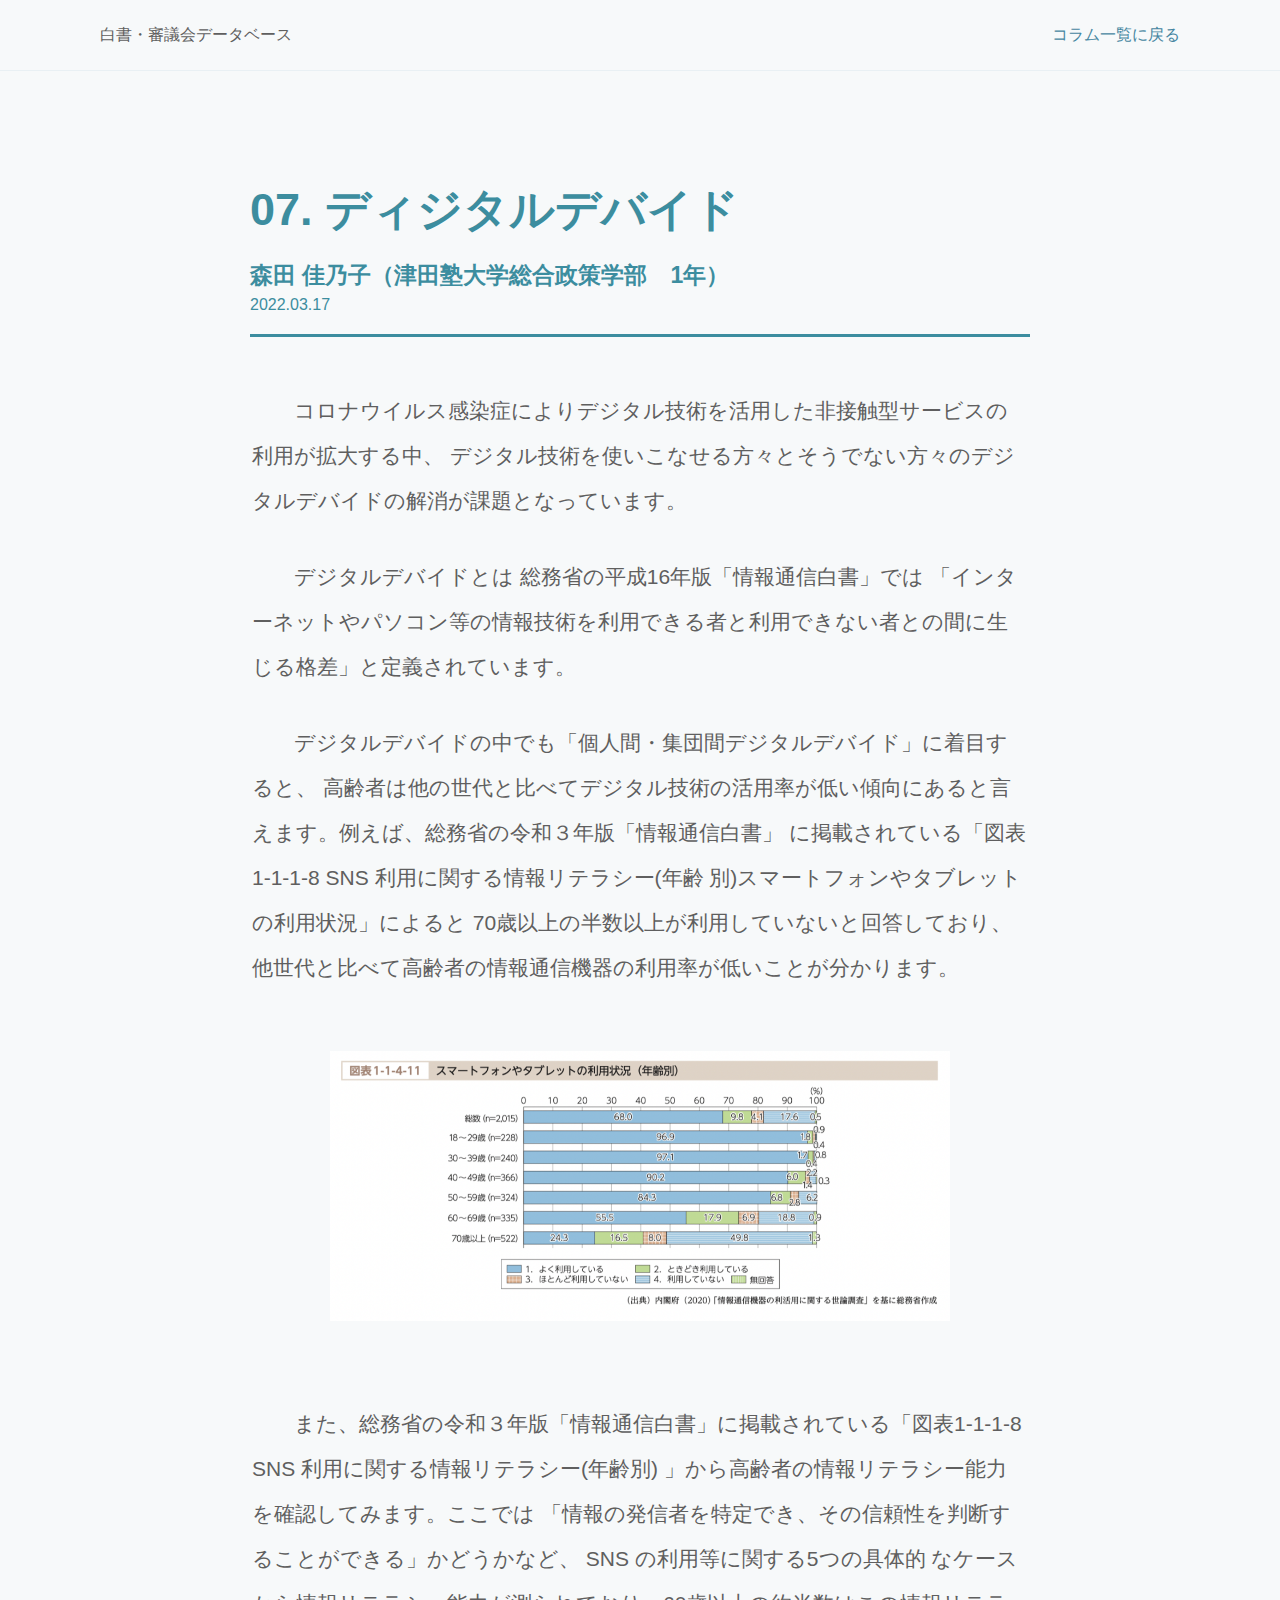
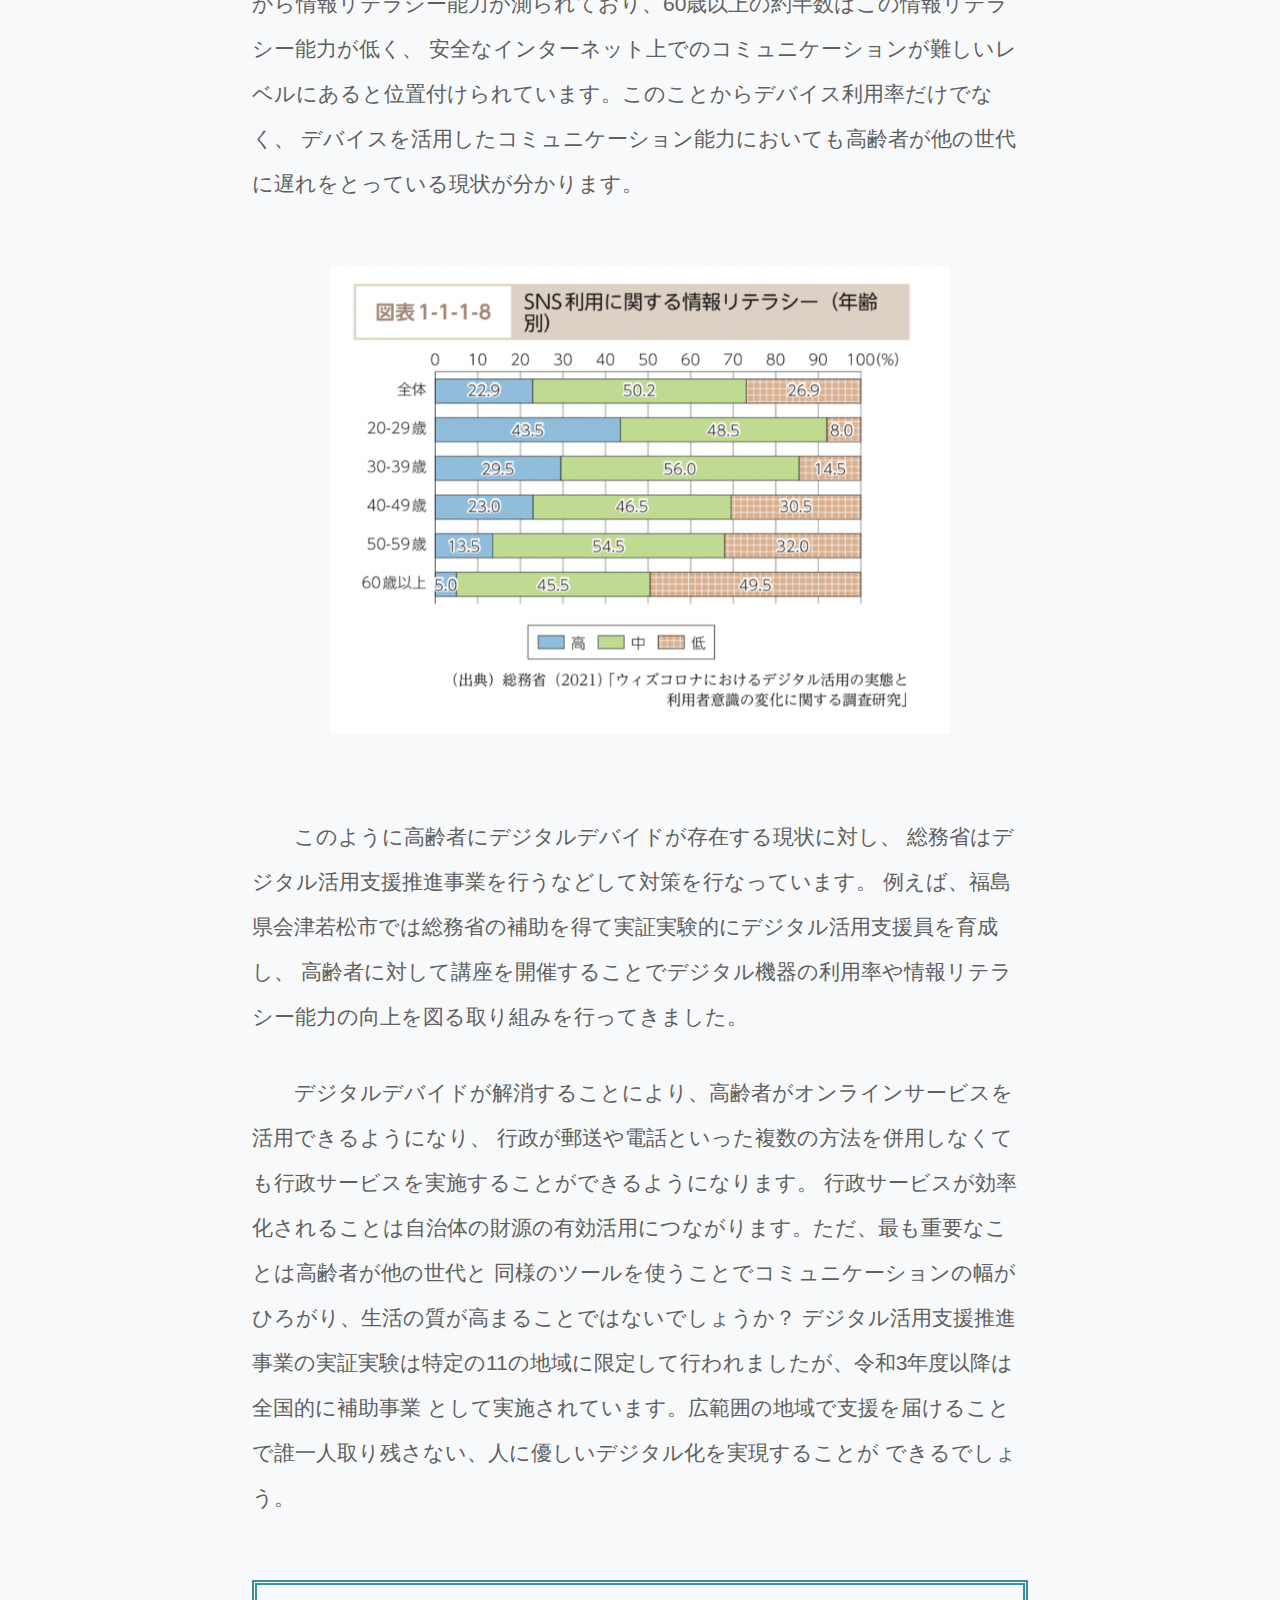
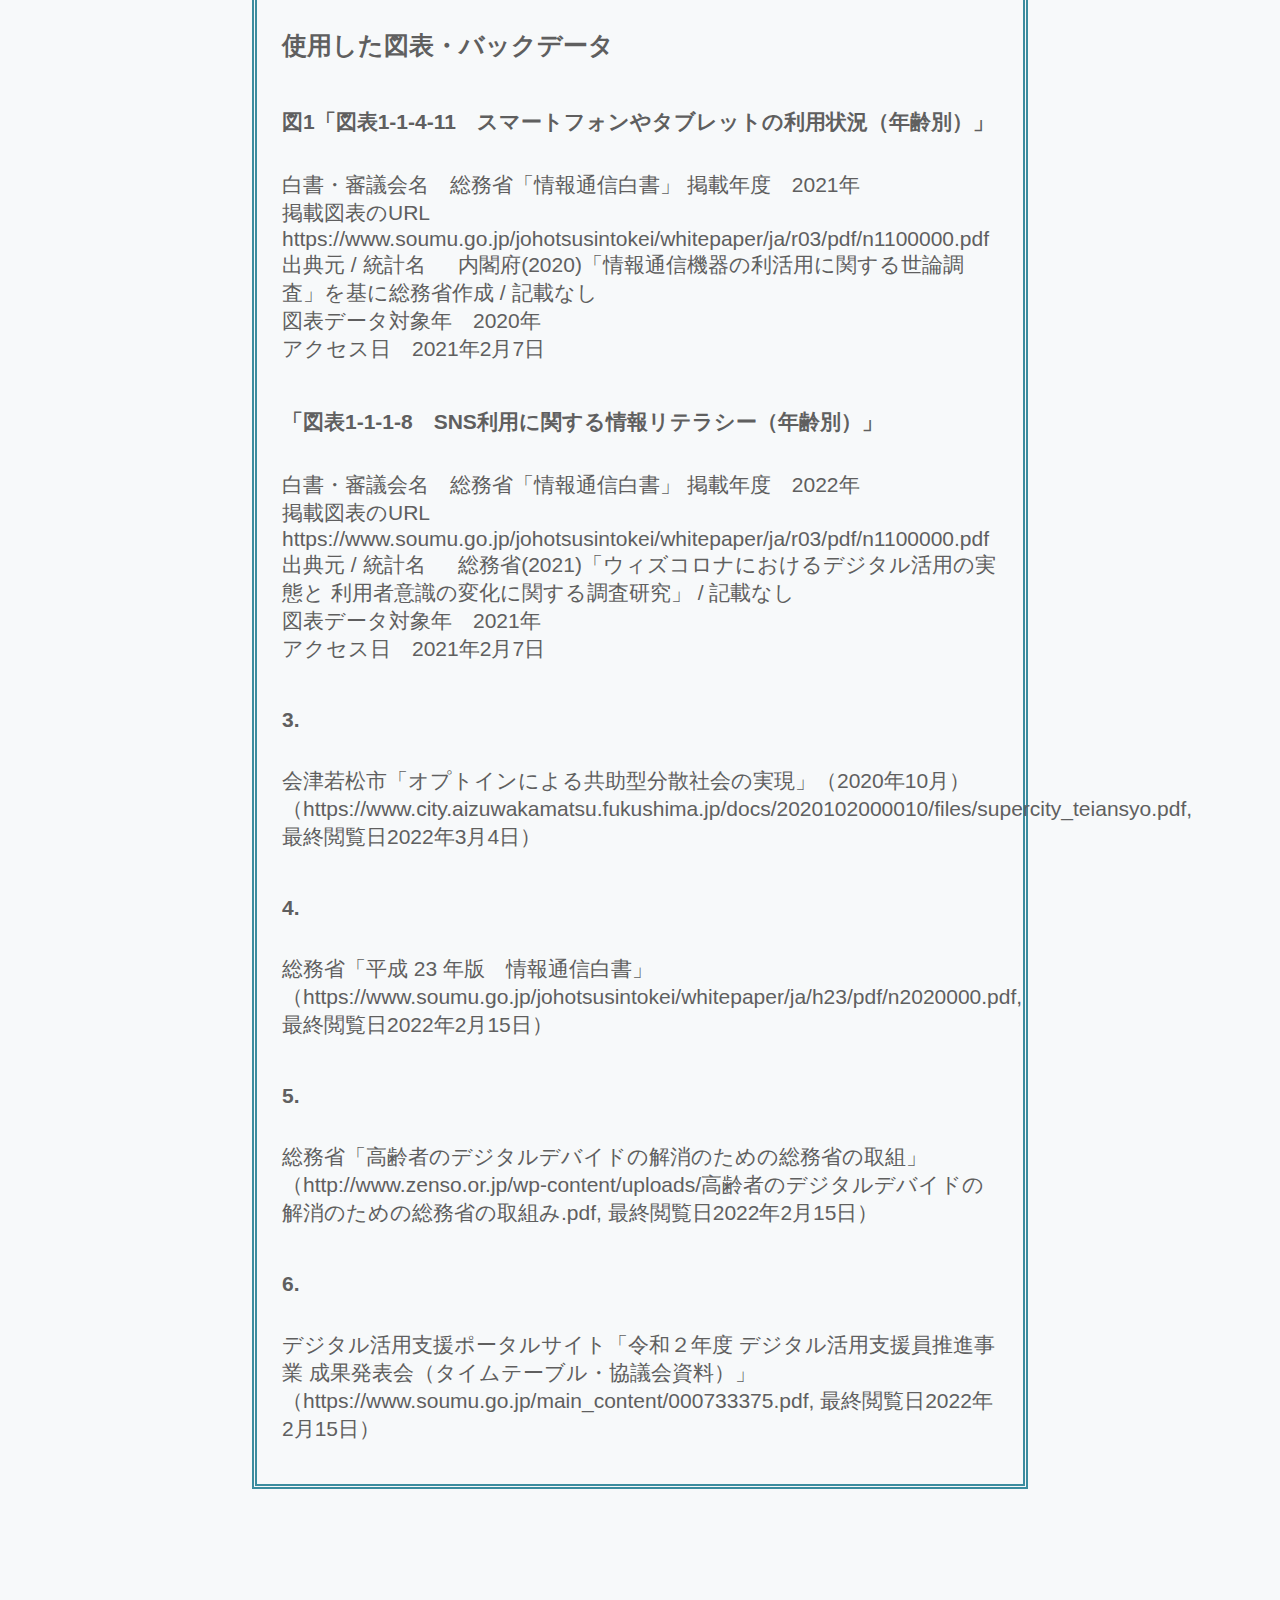
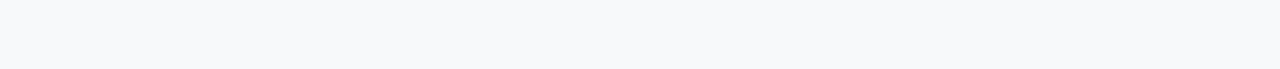
<file: colum07.html>
<!DOCTYPE html>
<html lang="ja" dir="ltr">
  <head>
    <meta charset="utf-8">
    <meta name="viewport" content="width=device-width,initial-scale=1">
    <title>ディジタルデバイド</title>
    <link rel="stylesheet" href="stylesheet.css">
    <link rel="stylesheet" href="responsive.css">
  </head>
  <body>
    <header>
      <div class="header_wrapper">
      <div class="header_top">
        <a href="#">白書・審議会データベース</a>
      </div>
      <div class="header_nav">
        <a href="index.html">コラム一覧に戻る</a>
      </div>
    </header>
    <div class="container-colum">
      <div class="container-colum-title">
        <h1>07. ディジタルデバイド</h1>
        <h3>森田 佳乃子（津田塾大学総合政策学部　1年）</h3>
        <p>2022.03.17</p>
      </div>
      <div class="contents-colum">
        <p class="text">コロナウイルス感染症によりデジタル技術を活用した非接触型サービスの利用が拡大する中、
          デジタル技術を使いこなせる方々とそうでない方々のデジタルデバイドの解消が課題となっています。</p>
        <p class="text">デジタルデバイドとは 総務省の平成16年版「情報通信白書」では
          「インターネットやパソコン等の情報技術を利用できる者と利用できない者との間に生じる格差」と定義されています。</p>
        <p class="text">デジタルデバイドの中でも「個人間・集団間デジタルデバイド」に着目すると、
          高齢者は他の世代と比べてデジタル技術の活用率が低い傾向にあると言えます。例えば、総務省の令和３年版「情報通信白書」
          に掲載されている「図表1-1-1-8 SNS 利用に関する情報リテラシー(年齢 別)スマートフォンやタブレットの利用状況」によると
          70歳以上の半数以上が利用していないと回答しており、他世代と比べて高齢者の情報通信機器の利用率が低いことが分かります。</p>

        <div class="colum07">
        <div class="colum-img">
          <img src="./07_img/img1.png" alt="">
        </div>
        <br>

        <p class="text">また、総務省の令和３年版「情報通信白書」に掲載されている「図表1-1-1-8 SNS
          利用に関する情報リテラシー(年齢別) 」から高齢者の情報リテラシー能力を確認してみます。ここでは
          「情報の発信者を特定でき、その信頼性を判断することができる」かどうかなど、 SNS の利用等に関する5つの具体的
          なケースから情報リテラシー能力が測られており、60歳以上の約半数はこの情報リテラシー能力が低く、
          安全なインターネット上でのコミュニケーションが難しいレベルにあると位置付けられています。このことからデバイス利用率だけでなく、
          デバイスを活用したコミュニケーション能力においても高齢者が他の世代に遅れをとっている現状が分かります。</p>

          <div class="colum07">
          <div class="colum-img">
            <img src="./07_img/img2.png" alt="">
          </div>
          <br>

        <p class="text">このように高齢者にデジタルデバイドが存在する現状に対し、
          総務省はデジタル活用支援推進事業を行うなどして対策を行なっています。
          例えば、福島県会津若松市では総務省の補助を得て実証実験的にデジタル活用支援員を育成し、
          高齢者に対して講座を開催することでデジタル機器の利用率や情報リテラシー能力の向上を図る取り組みを行ってきました。</p>

          <p class="text">デジタルデバイドが解消することにより、高齢者がオンラインサービスを活用できるようになり、
            行政が郵送や電話といった複数の方法を併用しなくても行政サービスを実施することができるようになります。
            行政サービスが効率化されることは自治体の財源の有効活用につながります。ただ、最も重要なことは高齢者が他の世代と
            同様のツールを使うことでコミュニケーションの幅がひろがり、生活の質が高まることではないでしょうか？
            デジタル活用支援推進事業の実証実験は特定の11の地域に限定して行われましたが、令和3年度以降は全国的に補助事業
            として実施されています。広範囲の地域で支援を届けることで誰一人取り残さない、人に優しいデジタル化を実現することが
            できるでしょう。</p>

        <div class="colum-backdata">
          <h3>使用した図表・バックデータ</h3>
          <h5>図1「図表1-1-4-11　スマートフォンやタブレットの利用状況（年齢別）」</h5>
          <p>
            白書・審議会名　総務省「情報通信白書」
            掲載年度　2021年 <br>
            掲載図表のURL<br><span>https://www.soumu.go.jp/johotsusintokei/whitepaper/ja/r03/pdf/n1100000.pdf</span><br>
            出典元 / 統計名	　	内閣府(2020)「情報通信機器の利活用に関する世論調査」を基に総務省作成  / 記載なし<br>
            図表データ対象年　2020年<br>
            アクセス日　2021年2月7日<br><span></span></p>

          <h5>「図表1-1-1-8　SNS利用に関する情報リテラシー（年齢別）」</h5>
          <p>
            白書・審議会名　総務省「情報通信白書」
            掲載年度　2022年 <br>
            掲載図表のURL<br><span>https://www.soumu.go.jp/johotsusintokei/whitepaper/ja/r03/pdf/n1100000.pdf</span><br>
            出典元 / 統計名	　	総務省(2021)「ウィズコロナにおけるデジタル活用の実態と 利用者意識の変化に関する調査研究」 / 記載なし<br>
            図表データ対象年　2021年<br>
            アクセス日　2021年2月7日<br><span></span></p>

          <h5>3.</h5>
          <p>会津若松市「オプトインによる共助型分散社会の実現」（2020年10月）
            <span>（https://www.city.aizuwakamatsu.fukushima.jp/docs/2020102000010/files/supercity_teiansyo.pdf</span>, 最終閲覧日2022年3月4日）</p>

          <h5>4. </h5>
          <p>総務省「平成 23 年版　情報通信白書」
            <span>（https://www.soumu.go.jp/johotsusintokei/whitepaper/ja/h23/pdf/n2020000.pdf,</span> 最終閲覧日2022年2月15日）</p>

          <h5>5.</h5>
          <p>総務省「高齢者のデジタルデバイドの解消のための総務省の取組」
          <span>（http://www.zenso.or.jp/wp-content/uploads/高齢者のデジタルデバイドの解消のための総務省の取組み.pdf,</span> 最終閲覧日2022年2月15日）</p>

          <h5>6.</h5>
          <p>デジタル活用支援ポータルサイト「令和２年度 デジタル活用支援員推進事業 成果発表会（タイムテーブル・協議会資料）」
          <span>（https://www.soumu.go.jp/main_content/000733375.pdf,</span> 最終閲覧日2022年2月15日）</p>

        </div>
      </div>
    </div>
  </body>
</html>
</file>
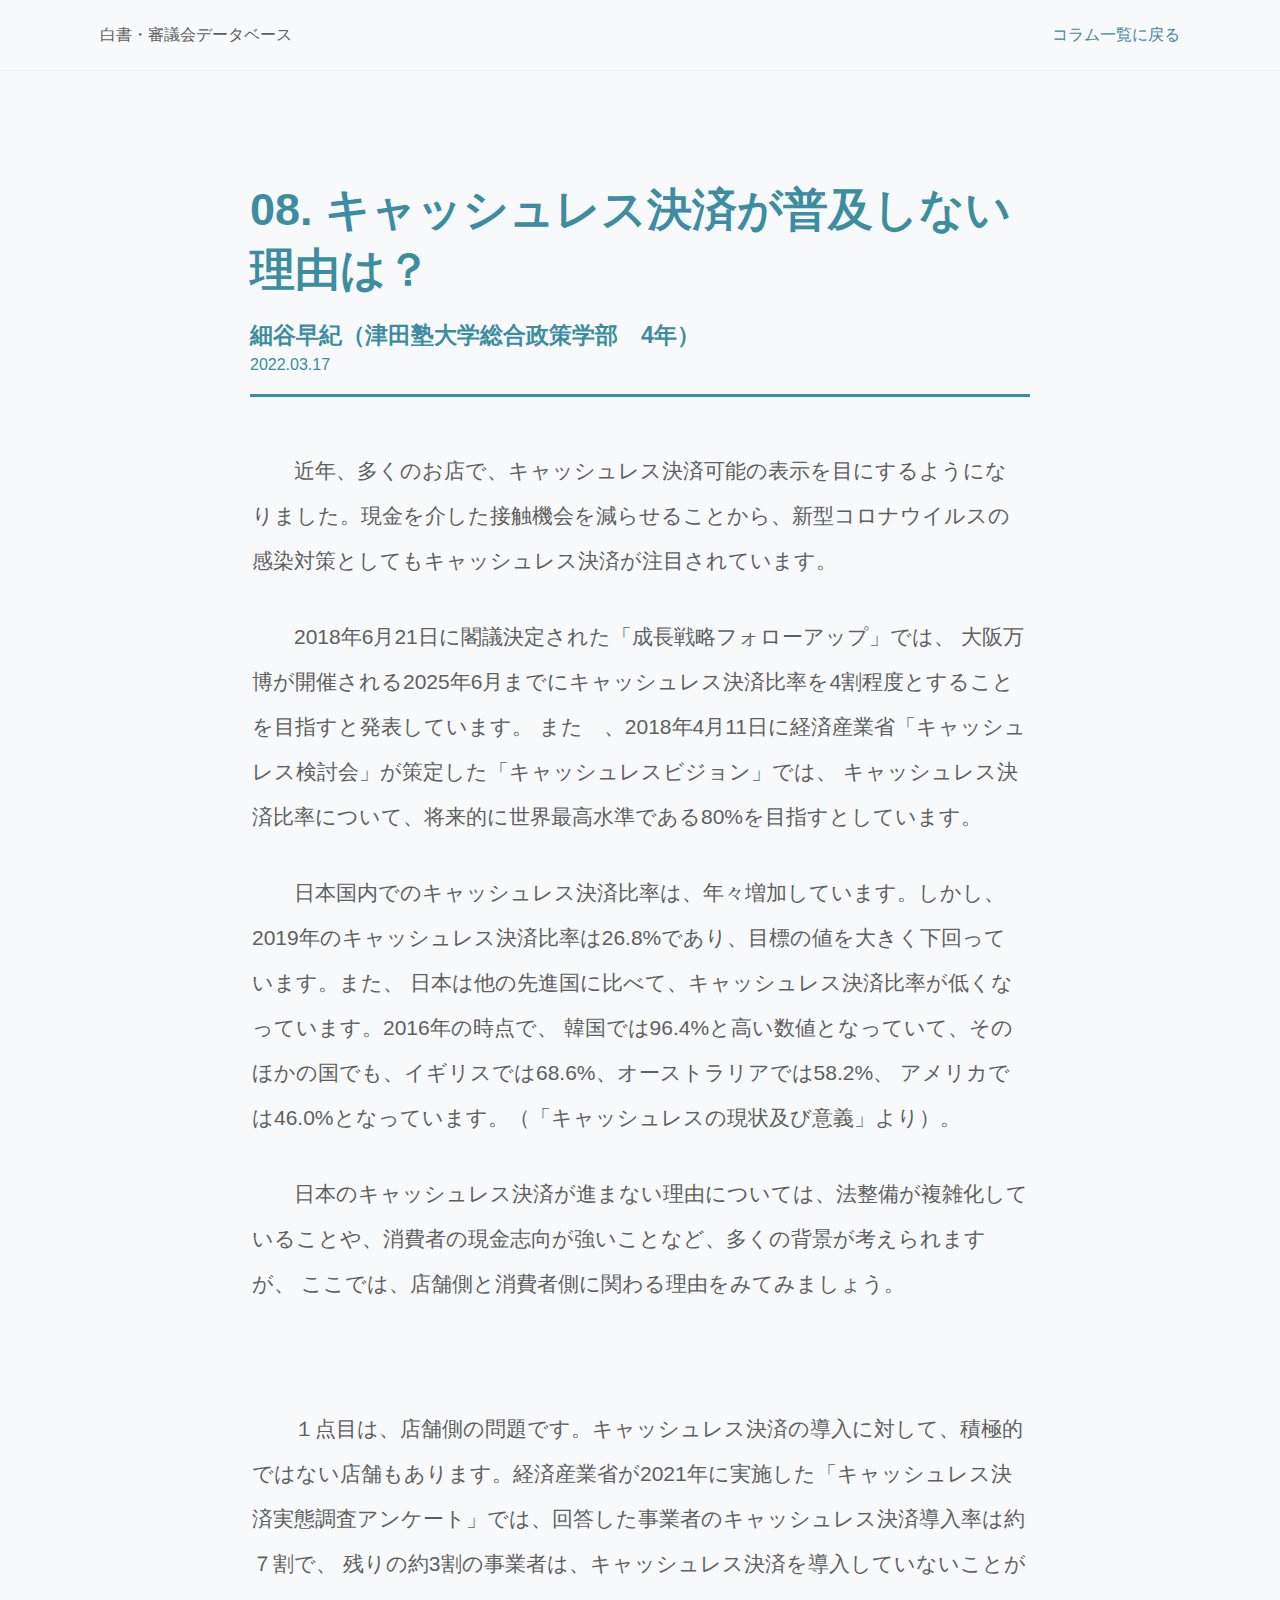
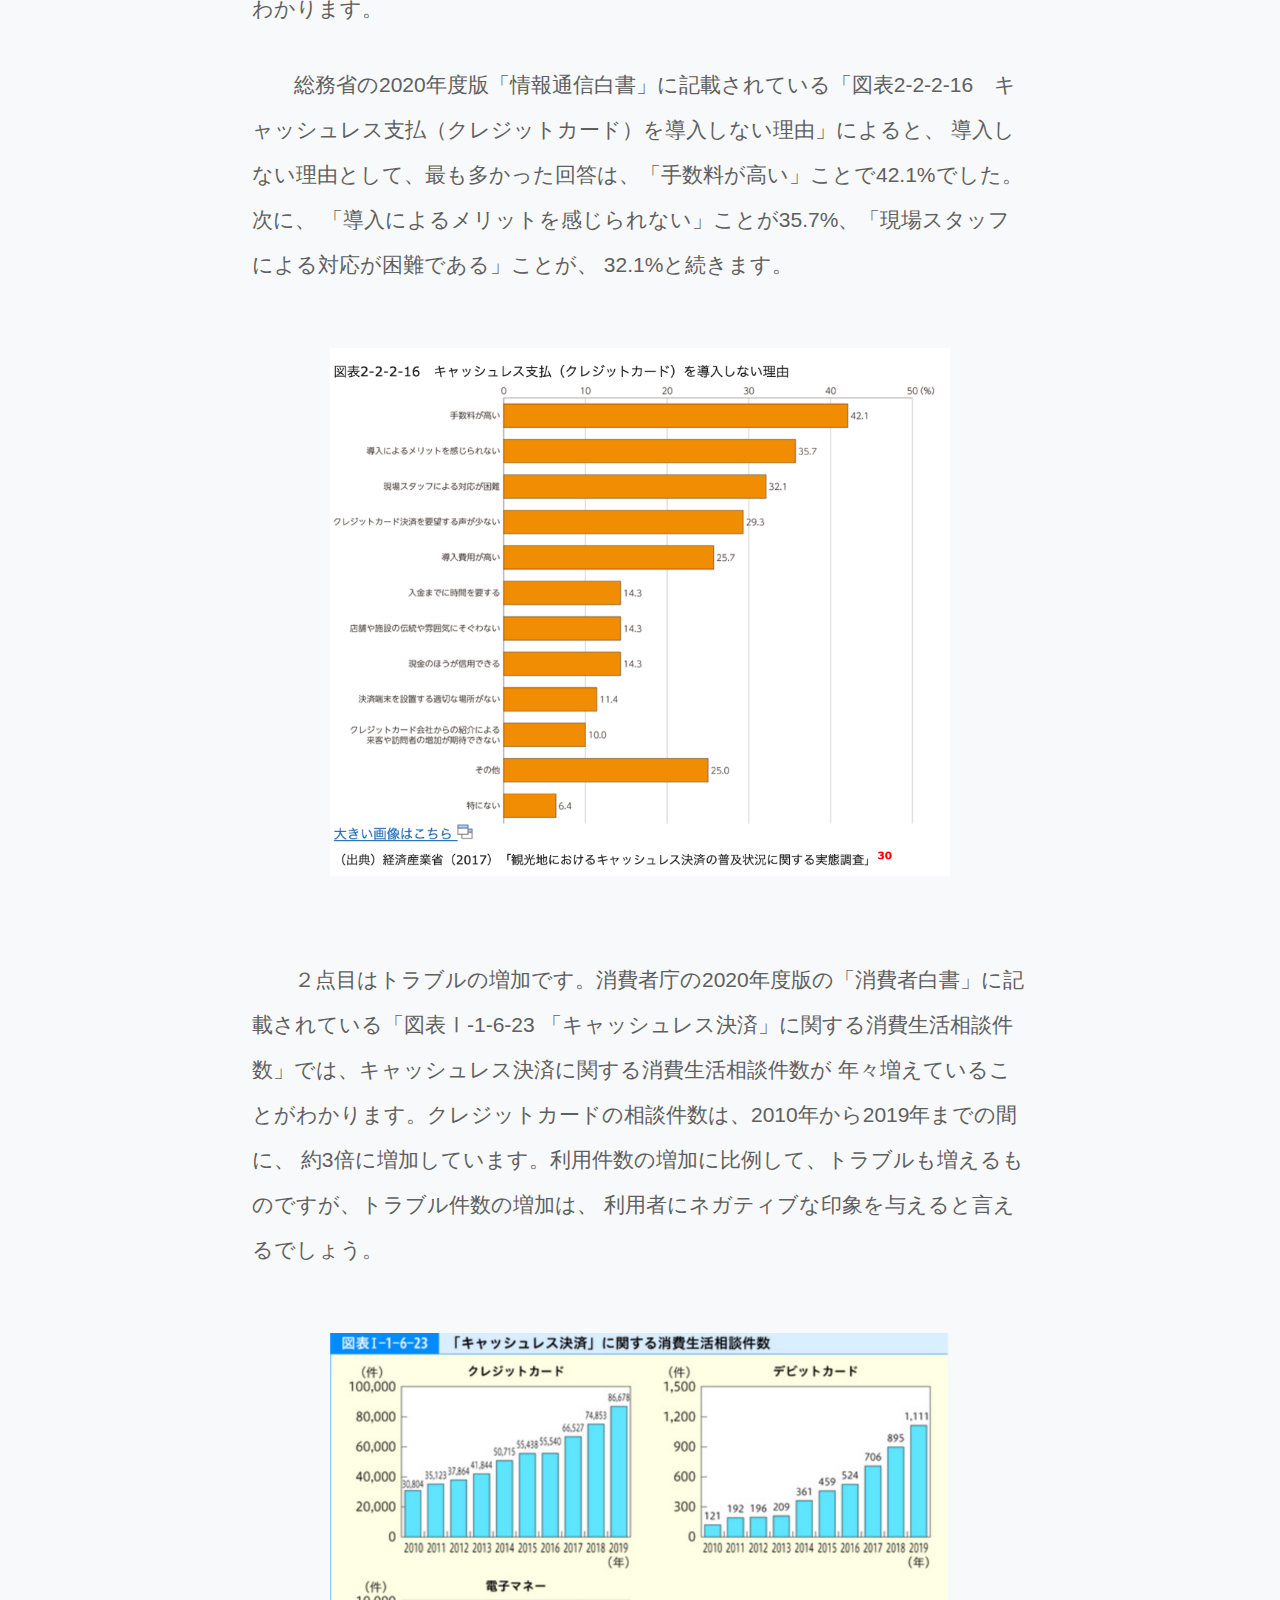
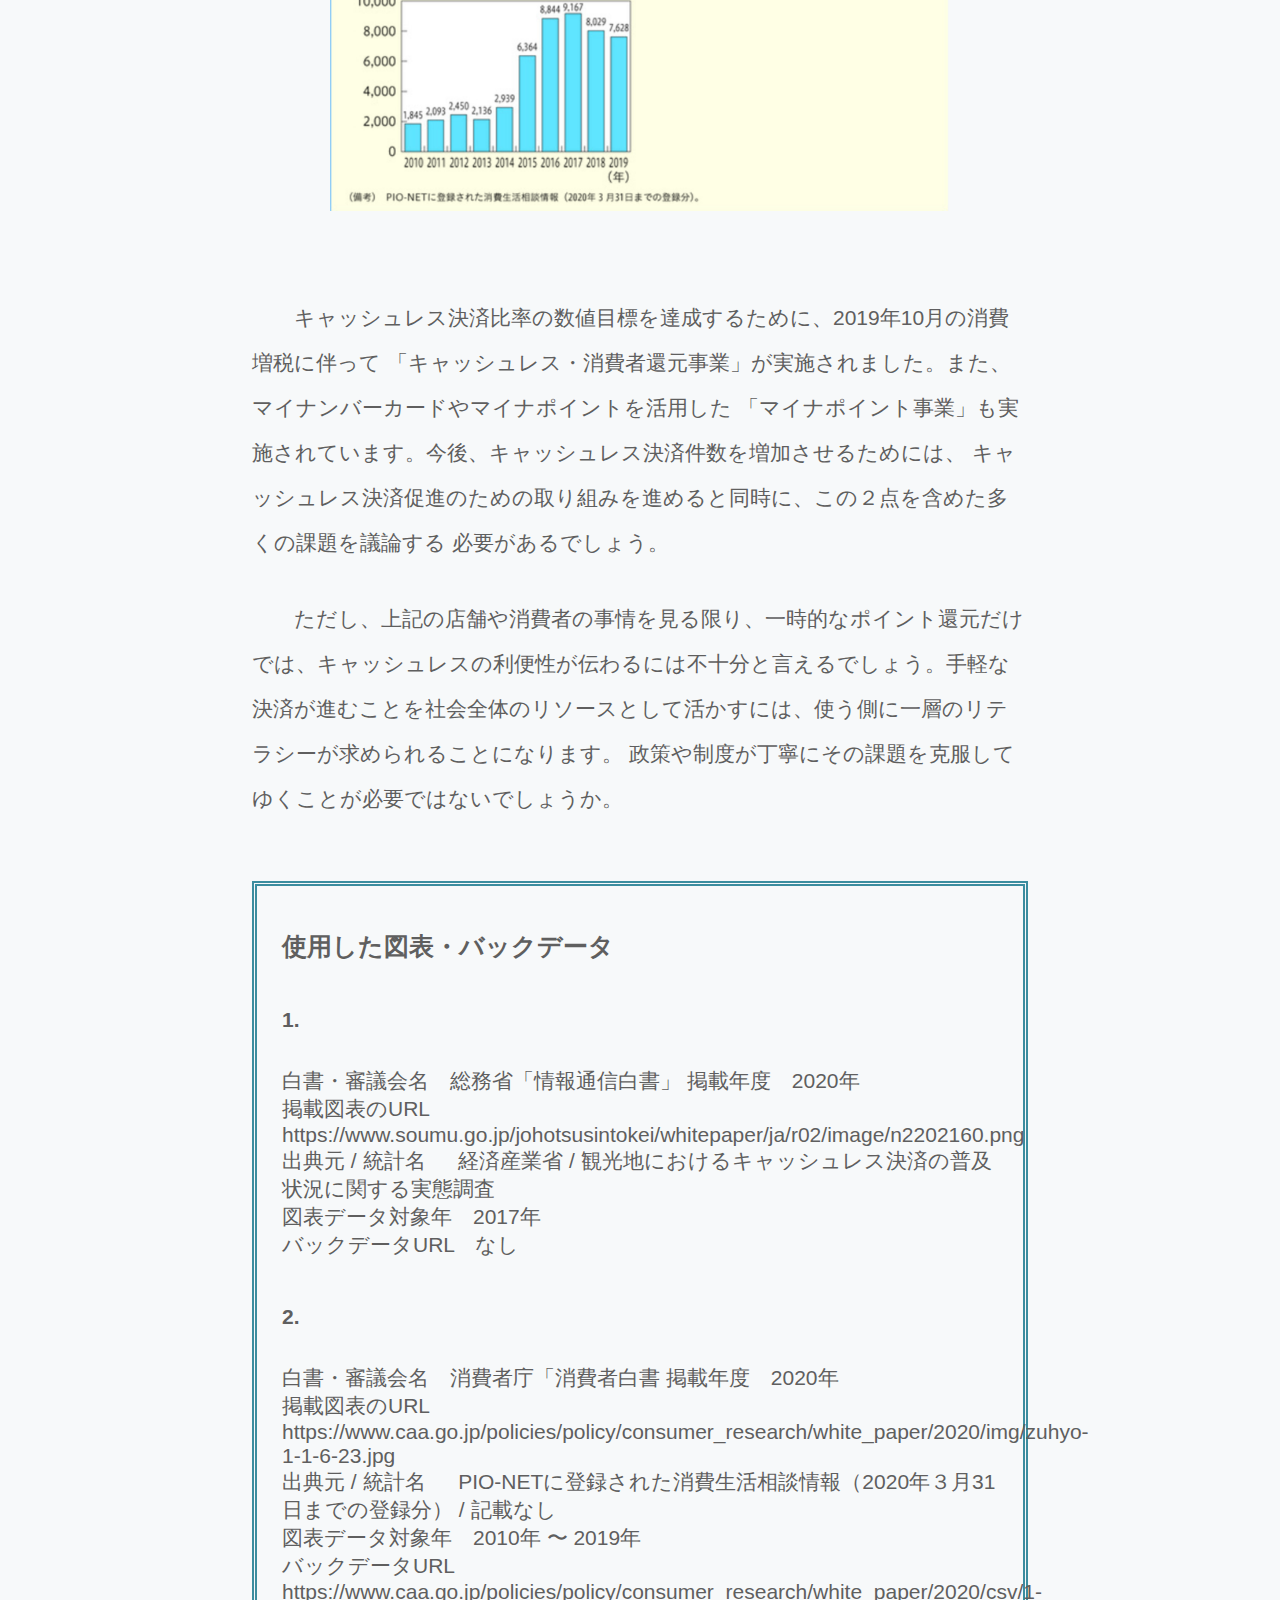
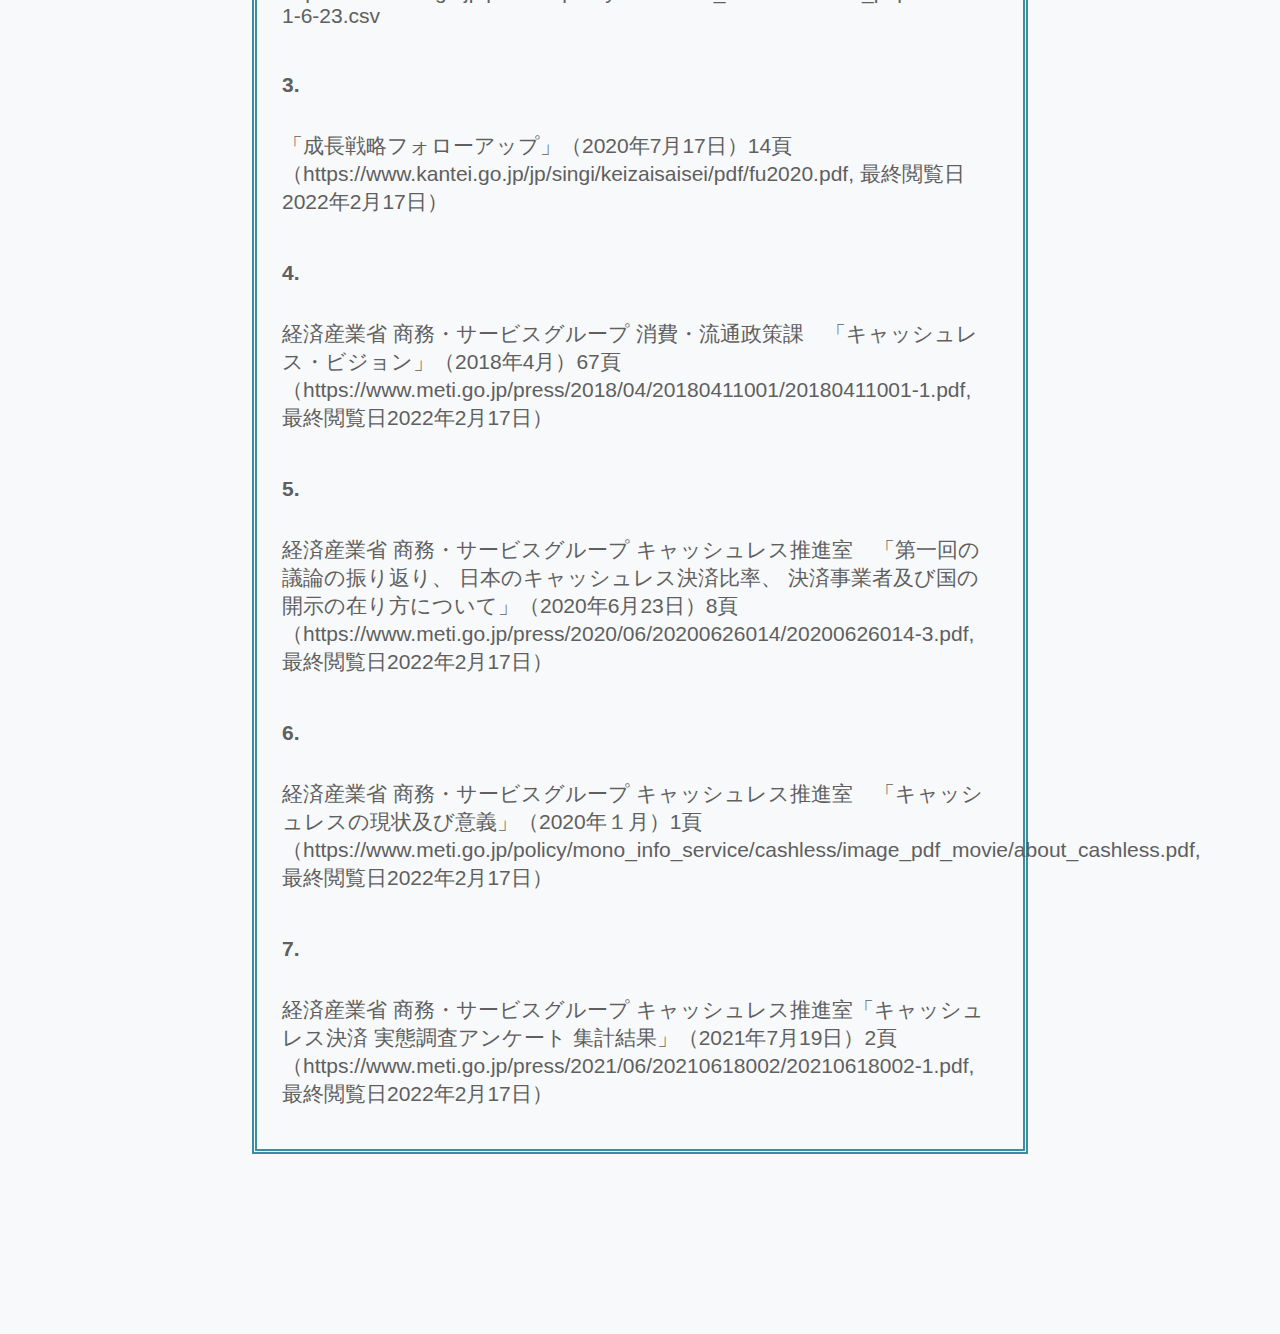
<file: colum08.html>
<!DOCTYPE html>
<html lang="ja" dir="ltr">
  <head>
    <meta charset="utf-8">
    <meta name="viewport" content="width=device-width,initial-scale=1">
    <title>コンパクトシティが必要な理由は？</title>
    <link rel="stylesheet" href="stylesheet.css">
    <link rel="stylesheet" href="responsive.css">
  </head>
  <body>
    <header>
      <div class="header_wrapper">
      <div class="header_top">
        <a href="#">白書・審議会データベース</a>
      </div>
      <div class="header_nav">
        <a href="index.html">コラム一覧に戻る</a>
      </div>
    </header>
    <div class="container-colum">
      <div class="container-colum-title">
        <h1>08. キャッシュレス決済が普及しない理由は？</h1>
        <h3>細谷早紀（津田塾大学総合政策学部　4年）</h3>
        <p>2022.03.17</p>
      </div>
      <div class="contents-colum">
        <p class="text">近年、多くのお店で、キャッシュレス決済可能の表示を目にするようになりました。現金を介した接触機会を減らせることから、新型コロナウイルスの感染対策としてもキャッシュレス決済が注目されています。</p>
        <p class="text">2018年6月21日に閣議決定された「成長戦略フォローアップ」では、
          大阪万博が開催される2025年6月までにキャッシュレス決済比率を4割程度とすることを目指すと発表しています。
          また　、2018年4月11日に経済産業省「キャッシュレス検討会」が策定した「キャッシュレスビジョン」では、
          キャッシュレス決済比率について、将来的に世界最高水準である80%を目指すとしています。</p>
        <p class="text">日本国内でのキャッシュレス決済比率は、年々増加しています。しかし、
          2019年のキャッシュレス決済比率は26.8%であり、目標の値を大きく下回っています。また、
          日本は他の先進国に比べて、キャッシュレス決済比率が低くなっています。2016年の時点で、
          韓国では96.4%と高い数値となっていて、そのほかの国でも、イギリスでは68.6%、オーストラリアでは58.2%、
          アメリカでは46.0%となっています。（「キャッシュレスの現状及び意義」より）。</p>
        <p class="text">日本のキャッシュレス決済が進まない理由については、法整備が複雑化していることや、消費者の現金志向が強いことなど、多くの背景が考えられますが、
            ここでは、店舗側と消費者側に関わる理由をみてみましょう。</p>
          <br><br>
        <p class="text">１点目は、店舗側の問題です。キャッシュレス決済の導入に対して、積極的ではない店舗もあります。経済産業省が2021年に実施した「キャッシュレス決済実態調査アンケート」では、回答した事業者のキャッシュレス決済導入率は約７割で、
          残りの約3割の事業者は、キャッシュレス決済を導入していないことがわかります。</p>
        <p class="text">総務省の2020年度版「情報通信白書」に記載されている「図表2-2-2-16　キャッシュレス支払（クレジットカード）を導入しない理由」によると、
          導入しない理由として、最も多かった回答は、「手数料が高い」ことで42.1%でした。次に、
          「導入によるメリットを感じられない」ことが35.7%、「現場スタッフによる対応が困難である」ことが、
          32.1%と続きます。</p>

        <div class="colum-img">
          <img src="./08_img/img1.png" alt="">
        </div>
        <br>

        <p class="text">２点目はトラブルの増加です。消費者庁の2020年度版の「消費者白書」に記載されている「図表Ⅰ-1-6-23
          「キャッシュレス決済」に関する消費生活相談件数」では、キャッシュレス決済に関する消費生活相談件数が
          年々増えていることがわかります。クレジットカードの相談件数は、2010年から2019年までの間に、
          約3倍に増加しています。利用件数の増加に比例して、トラブルも増えるものですが、トラブル件数の増加は、
          利用者にネガティブな印象を与えると言えるでしょう。</p>

            <div class="colum-img">
              <img src="./08_img/img2.png" alt="">
            </div>
            <br>

        <p class="text">キャッシュレス決済比率の数値目標を達成するために、2019年10月の消費増税に伴って
          「キャッシュレス・消費者還元事業」が実施されました。また、マイナンバーカードやマイナポイントを活用した
          「マイナポイント事業」も実施されています。今後、キャッシュレス決済件数を増加させるためには、
          キャッシュレス決済促進のための取り組みを進めると同時に、この２点を含めた多くの課題を議論する
          必要があるでしょう。</p>

        <p class="text">ただし、上記の店舗や消費者の事情を見る限り、一時的なポイント還元だけでは、キャッシュレスの利便性が伝わるには不十分と言えるでしょう。手軽な決済が進むことを社会全体のリソースとして活かすには、使う側に一層のリテラシーが求められることになります。
          政策や制度が丁寧にその課題を克服してゆくことが必要ではないでしょうか。</p>

        <div class="colum-backdata">
          <h3>使用した図表・バックデータ</h3>
          <h5>1.</h5>
          <p>
            白書・審議会名　総務省「情報通信白書」
            掲載年度　2020年 <br>
            掲載図表のURL<br><span>https://www.soumu.go.jp/johotsusintokei/whitepaper/ja/r02/image/n2202160.png</span><br>
            出典元 / 統計名	　	経済産業省 / 観光地におけるキャッシュレス決済の普及状況に関する実態調査<br>
            図表データ対象年　2017年<br>
            バックデータURL　なし<br><span></span></p>

          <h5>2.</h5>
          <p>
            白書・審議会名　消費者庁「消費者白書
            掲載年度　2020年 <br>
            掲載図表のURL<br><span>https://www.caa.go.jp/policies/policy/consumer_research/white_paper/2020/img/zuhyo-1-1-6-23.jpg</span><br>
            出典元 / 統計名	　	PIO-NETに登録された消費生活相談情報（2020年３月31日までの登録分） / 記載なし<br>
            図表データ対象年　2010年 〜 2019年<br>
            バックデータURL　<br><span>https://www.caa.go.jp/policies/policy/consumer_research/white_paper/2020/csv/1-1-6-23.csv</span></p>

          <h5>3.</h5>
          <p>「成長戦略フォローアップ」（2020年7月17日）14頁
            <span>（https://www.kantei.go.jp/jp/singi/keizaisaisei/pdf/fu2020.pdf</span>, 最終閲覧日2022年2月17日）</p>

          <h5>4. </h5>
          <p>経済産業省 商務・サービスグループ 消費・流通政策課　「キャッシュレス・ビジョン」（2018年4月）67頁
            <span>（https://www.meti.go.jp/press/2018/04/20180411001/20180411001-1.pdf</span>, 最終閲覧日2022年2月17日）</p>

          <h5>5. </h5>
          <p>経済産業省 商務・サービスグループ キャッシュレス推進室　「第一回の議論の振り返り、 日本のキャッシュレス決済比率、 決済事業者及び国の開示の在り方について」（2020年6月23日）8頁
            <span>（https://www.meti.go.jp/press/2020/06/20200626014/20200626014-3.pdf</span>, 最終閲覧日2022年2月17日）</p>

          <h5>6. </h5>
          <p>経済産業省 商務・サービスグループ キャッシュレス推進室　「キャッシュレスの現状及び意義」（2020年１月）1頁
            <span>（https://www.meti.go.jp/policy/mono_info_service/cashless/image_pdf_movie/about_cashless.pdf</span>, 最終閲覧日2022年2月17日）</p>

          <h5>7. </h5>
          <p>経済産業省 商務・サービスグループ キャッシュレス推進室「キャッシュレス決済 実態調査アンケート 集計結果」（2021年7月19日）2頁
            <span>（https://www.meti.go.jp/press/2021/06/20210618002/20210618002-1.pdf</span>, 最終閲覧日2022年2月17日）</p>




        </div>
      </div>
    </div>
  </body>
</html>
</file>
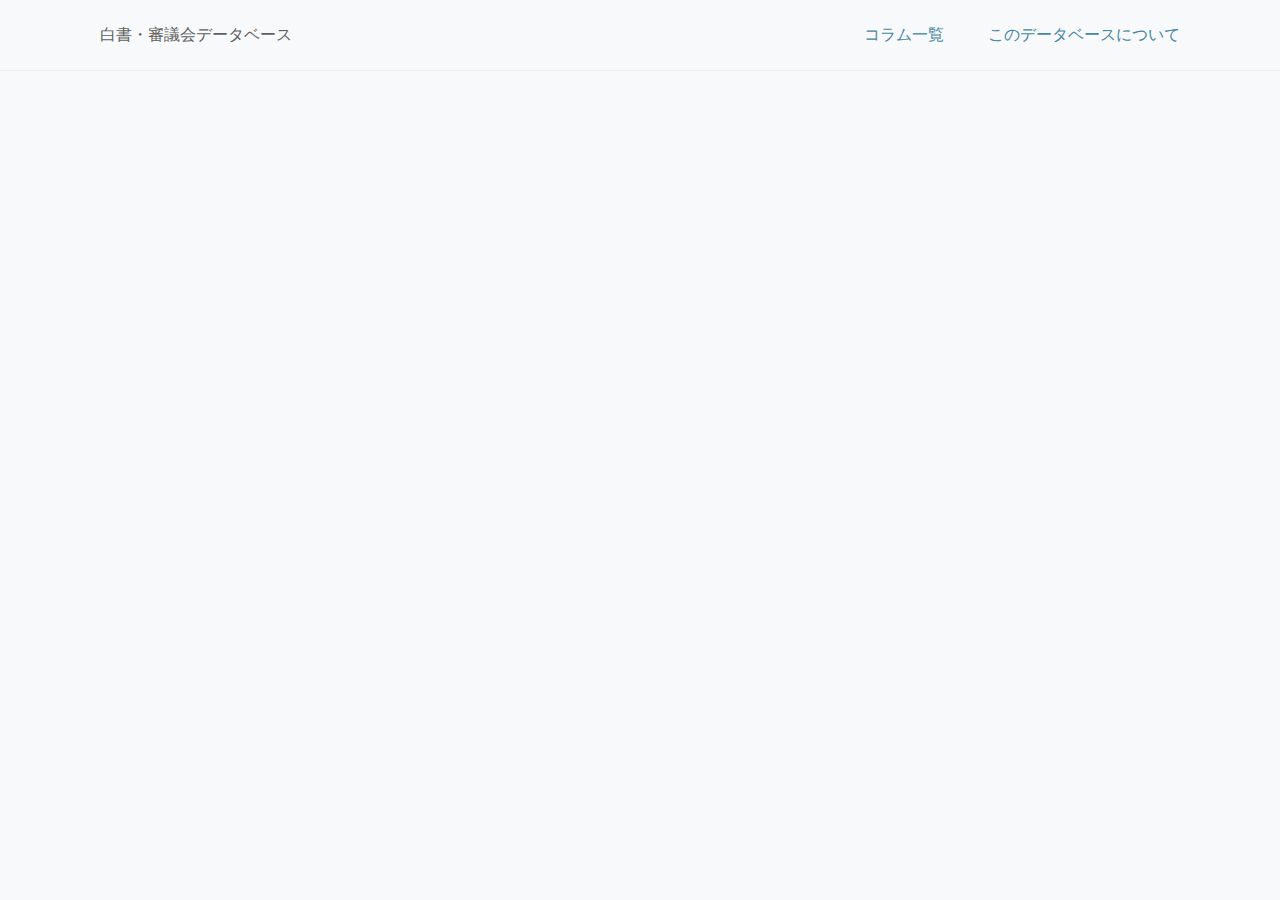
<file: menu.html>
<!DOCTYPE html>
<html lang="ja" dir="ltr">
  <head>
    <meta charset="utf-8">
    <meta name="viewport" content="width=device-width,initial-scale=1">
    <title>ヘッダー</title>
    <link rel="stylesheet" href="stylesheet.css">
    <link rel="stylesheet" href="responsive.css">
  </head>
  <body>
    <header>
      <div class="header_wrapper">
      <div class="header_top">
        <a href="#">白書・審議会データベース</a>
      </div>
      <div class="header_nav">
        <a href="./index.html">コラム一覧</a>
        <a href="#">このデータベースについて</a>
      </div>
    </header>
  </body>
</html>
</file>
<file: stylesheet.css>
body{
  font-family: 'Hiragino Kaku Gothic Pro', 'ãƒ’ãƒ©ã‚®ãƒŽè§’ã‚´ Pro W3', sans-serif;
	font-size: 1em;
	color: #5F5F5F;
	background-color: #F7F9FA;
  margin: 0;
}

a,a:visited {
	text-decoration: none;
	color: #5F5F5F
}

a:hover {
	opacity: 0.6;
	transition: all 0.5s;
}

header {
	background-color: #F7F9FA;
	border-bottom: solid 1px #E9F0F4;
	width: 100%;
	position: fixed;
	z-index: 100;
}

.header_wrapper {
	height: 70px;
	display: flex;
	justify-content: space-between;
	align-items: center;
	align-content: center;
	max-width: 1080px;
	margin: 0 auto;

}

.header_nav a {
  padding-left: 40px;
	color: #4686A1;
}

/*コラムメニューページ*/
.container{
  padding: 150px;
  max-width: 1080px;
  width: 89%;
  margin: 0 auto;
}

.container-head{
  font-size: 20px;
  color: #666666;
  border-bottom: 3px solid #3C8D9F;
  margin-bottom: 60px;
}

.contents-list{
  list-style: none;
  display: flex;
  flex-flow: row wrap;
  justify-content: space-between;
  padding: 0;
  flex-wrap: wrap;
}

.contents-list li{
  width: 31.5%;
  flex: auto auto 30%;
  margin-bottom: 20px;
  border: 1px solid #dadada;
  transition: all .5s;
}

.contents-list li:hover{
  cursor: pointer;
  transform: translateY(-2px);
  box-shadow: 5px 8px 10px #555555;
  opacity: 0.8;
}

.contents-list li:empty{
  border: none;
  transform: none;
  box-shadow: none;
}

.contents-list img{
  width: 100%;
}

.contents-list p{
  padding: 0 25px;
  font-size: 19px;
}


/*コラムページ*/
.container-colum {
  padding: 150px 250px;
}


.container-colum-title{
  color: #3C8D9F;
}

.container-colum-title h1{
  font-size: 45px;
}

.container-colum-title h3{
  font-size: 23px;
  margin: 0;
  line-height: 10px;
}

.contents-colum {
  margin-top: 20px;
  padding: 30px 2px;
  font-size: 21px;
  border-top: 3px solid #3C8D9F;
}

.text{
  text-indent: 2em;
  line-height: 45px;
  padding-bottom: 10px;
}

.contents-colum img{
  width: 80%;
  margin: 30px auto;
}

.colum-img{
  text-align: center;
}

.colum06 .colum-img img{
  width: 50%;
  display: flex;
  float: left;
}

.colum06 .colum-img img:nth-child(2) {
    margin: 0 10px;
  }

.colum-backdata{
  margin-top: 50px;
  border: 5px double #3C8D9F;
  padding: 20px 25px;
}

.colum-backdata h5{
  font-size: 21px;
  padding-top: 10px;
}
</file>
<file: responsive.css>
/*タブレット向けレイアウト*/
@media all and (max-width: 1025px){
  .header_wrapper {
		width: 89%;
		margin: 0 auto;
	}

  /*コラムメニューページ*/
  .container{
    padding: 120px 40px;
  }

  .container-head{
    font-size: 15px;
  }

  .contents-list li{
    width: 47%;
    flex: auto auto 50%;
    margin-bottom: 30px;
  }

  .contents-list p{
    padding-left: 10px;
    font-size: 17px;
  }

  /*コラムページ*/
  .container-colum{
    padding: 100px 70px;
  }

  .container-colum-title h1{
    font-size: 37px;
  }

  .container-colum-title h3{
    font-size: 20px;
    margin: 0;
    line-height: 15px;
  }

  .container-colum-title p{
    font-size: 17px;
  }

  .colum-backdata{
    line-height: 30px;
  }

  .colum-backdata span{
    font-size: 16px;
  }

  .header_wrapper{
    max-width: 1000px;
  }
}

/*スマホ向けレイアウト*/
@media all and (max-width: 670px){

  .header_nav {
		display: none;
	}

  /*コラムメニューページ*/
  .container{
    padding: 100px 0;
  }

  .container-head{
    font-size: 12px;
  }

  .contents-list{
    margin: 30px;
    justify-content: none;
  }

  .contents-list li{
    width: 90%;
    flex: auto auto 100%;
    margin-bottom: 30px;
  }

  .contents-list p{
    padding-left: 5px;
    font-size: 14px;
  }

  /*コラムページ*/
  .container-colum{
    padding: 100px 20px;
  }

  .container-colum-title h1{
    font-size: 20px;
  }

  .container-colum-title h3{
    font-size: 11px;
    margin: 0;
    line-height: 15px;
  }

  .container-colum-title p{
    font-size: 9px;
  }

  .contents-colum{
    padding: 20px 0;
    font-size: 15px;
  }

  .colum06 .colum-img img{
    width: 95%;
    margin: 5px auto;
  }

  .text{
    line-height: 22px;
  }

  .contents-colum img{
    width: 100%;
    margin: 15px auto;
  }

  .colum-backdata{
    line-height: 30px;
    font-size: 13px;
  }

  .colum-backdata h3{
    font-size: 18px;
  }

  .colum-backdata h5{
    font-size: 15px;
    padding-top: 10px;
  }

  .colum-backdata p{
    line-height: 17px;
  }

  .colum-backdata span{
    font-size: 12px;
    word-wrap: break-word;
  }

  .header_wrapper{
    max-width: 670px;
  }

}
</file>
